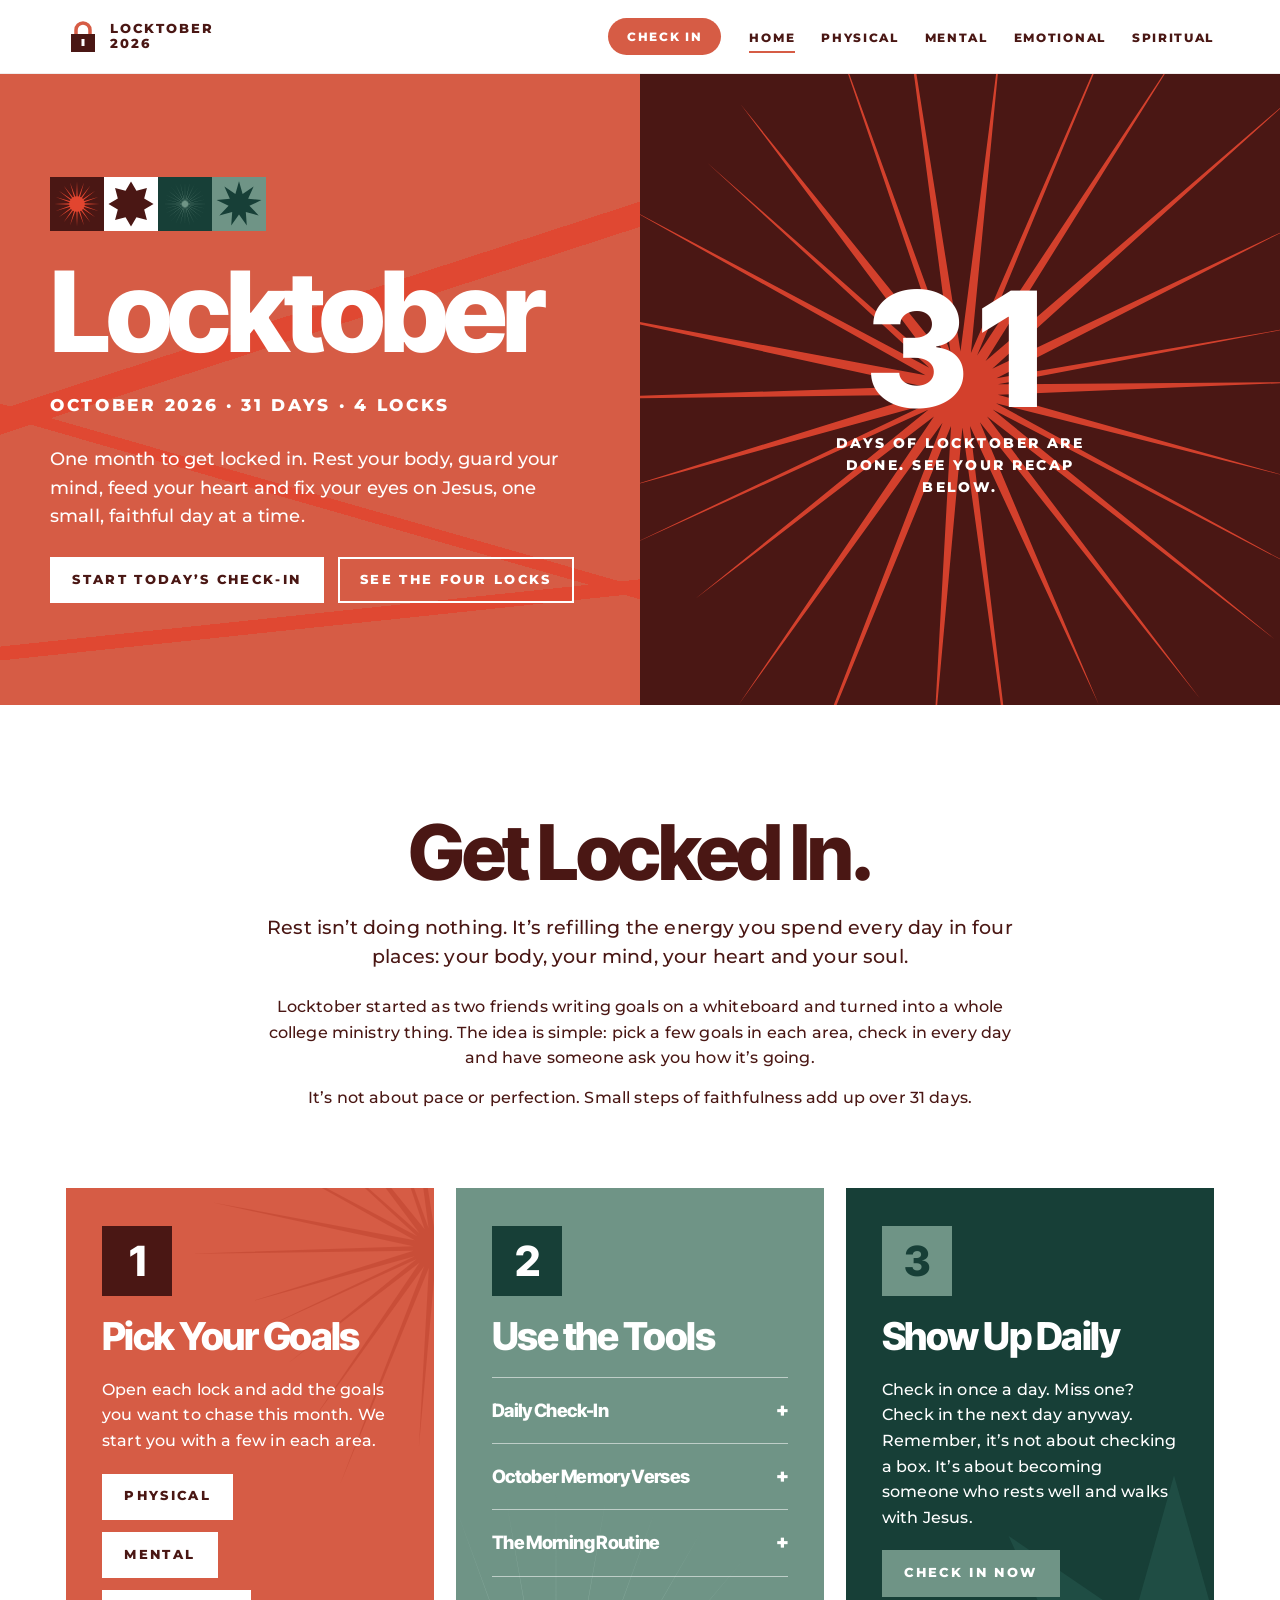
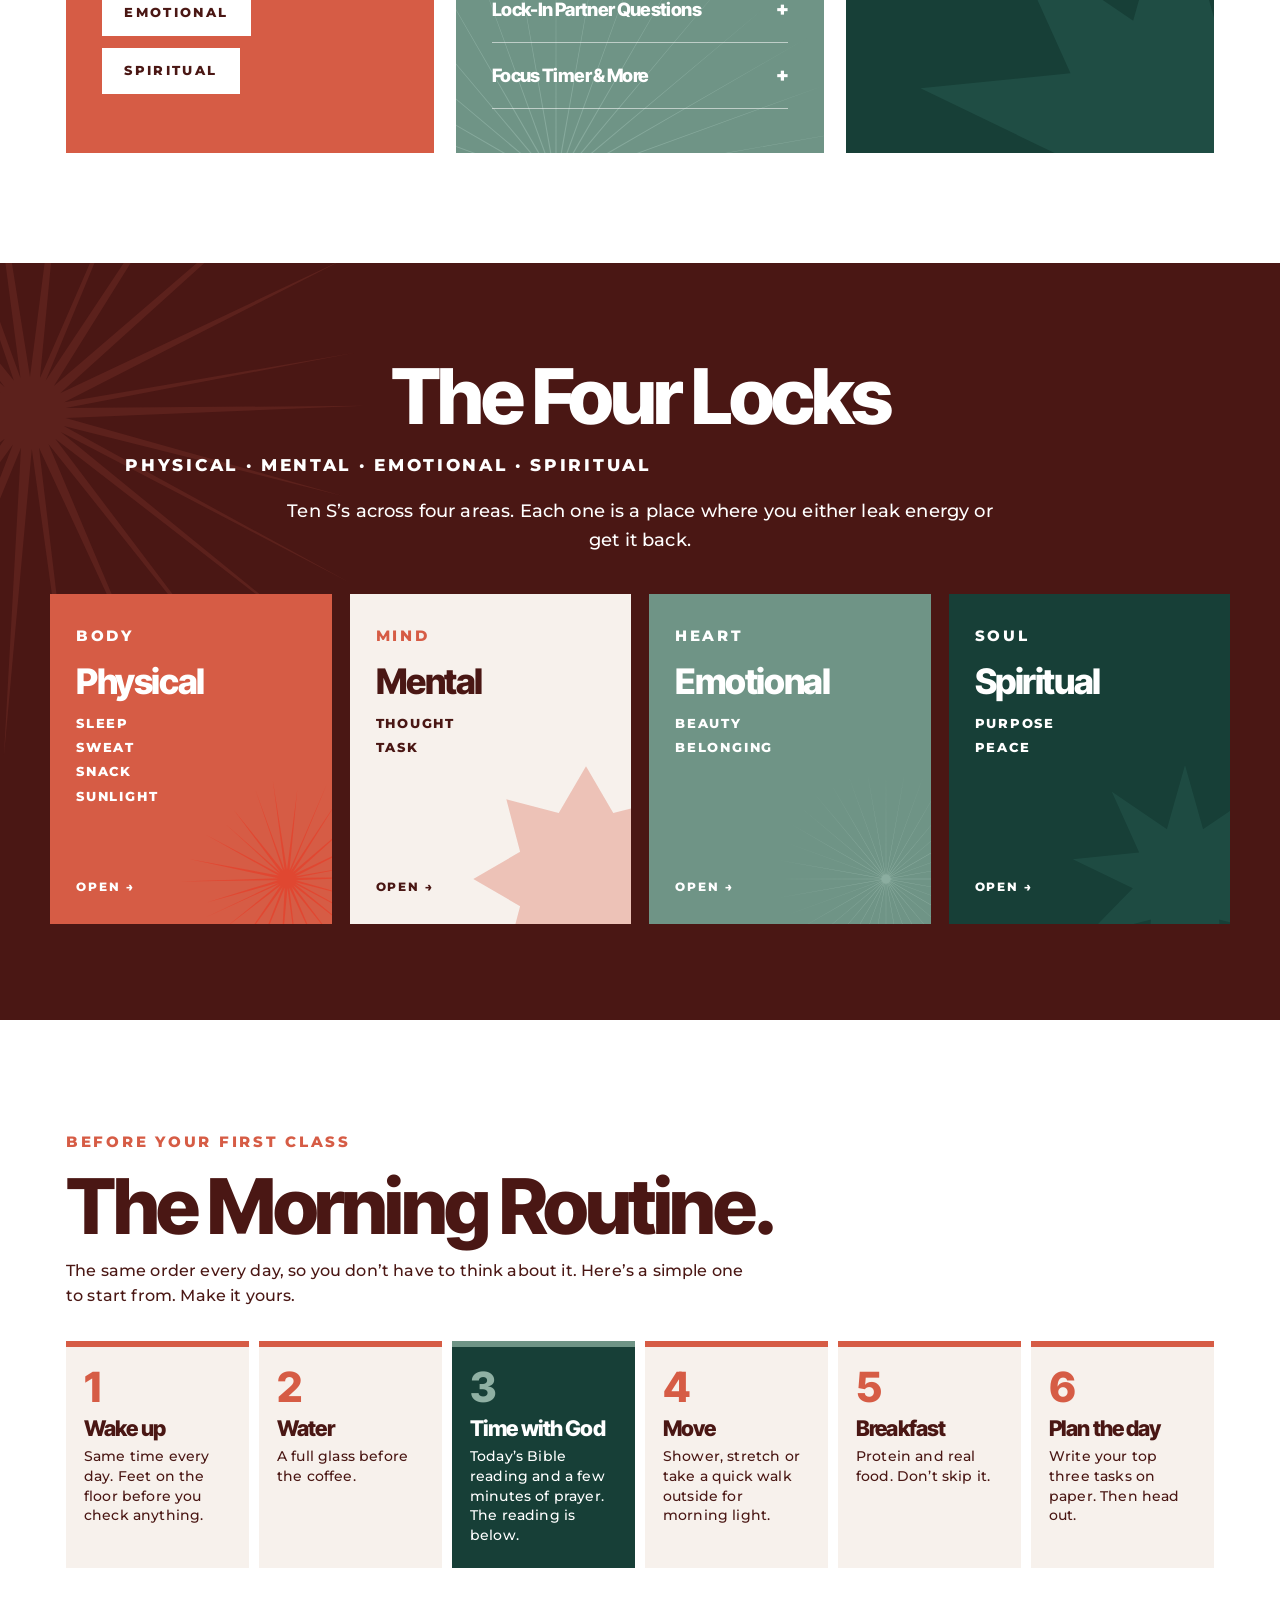
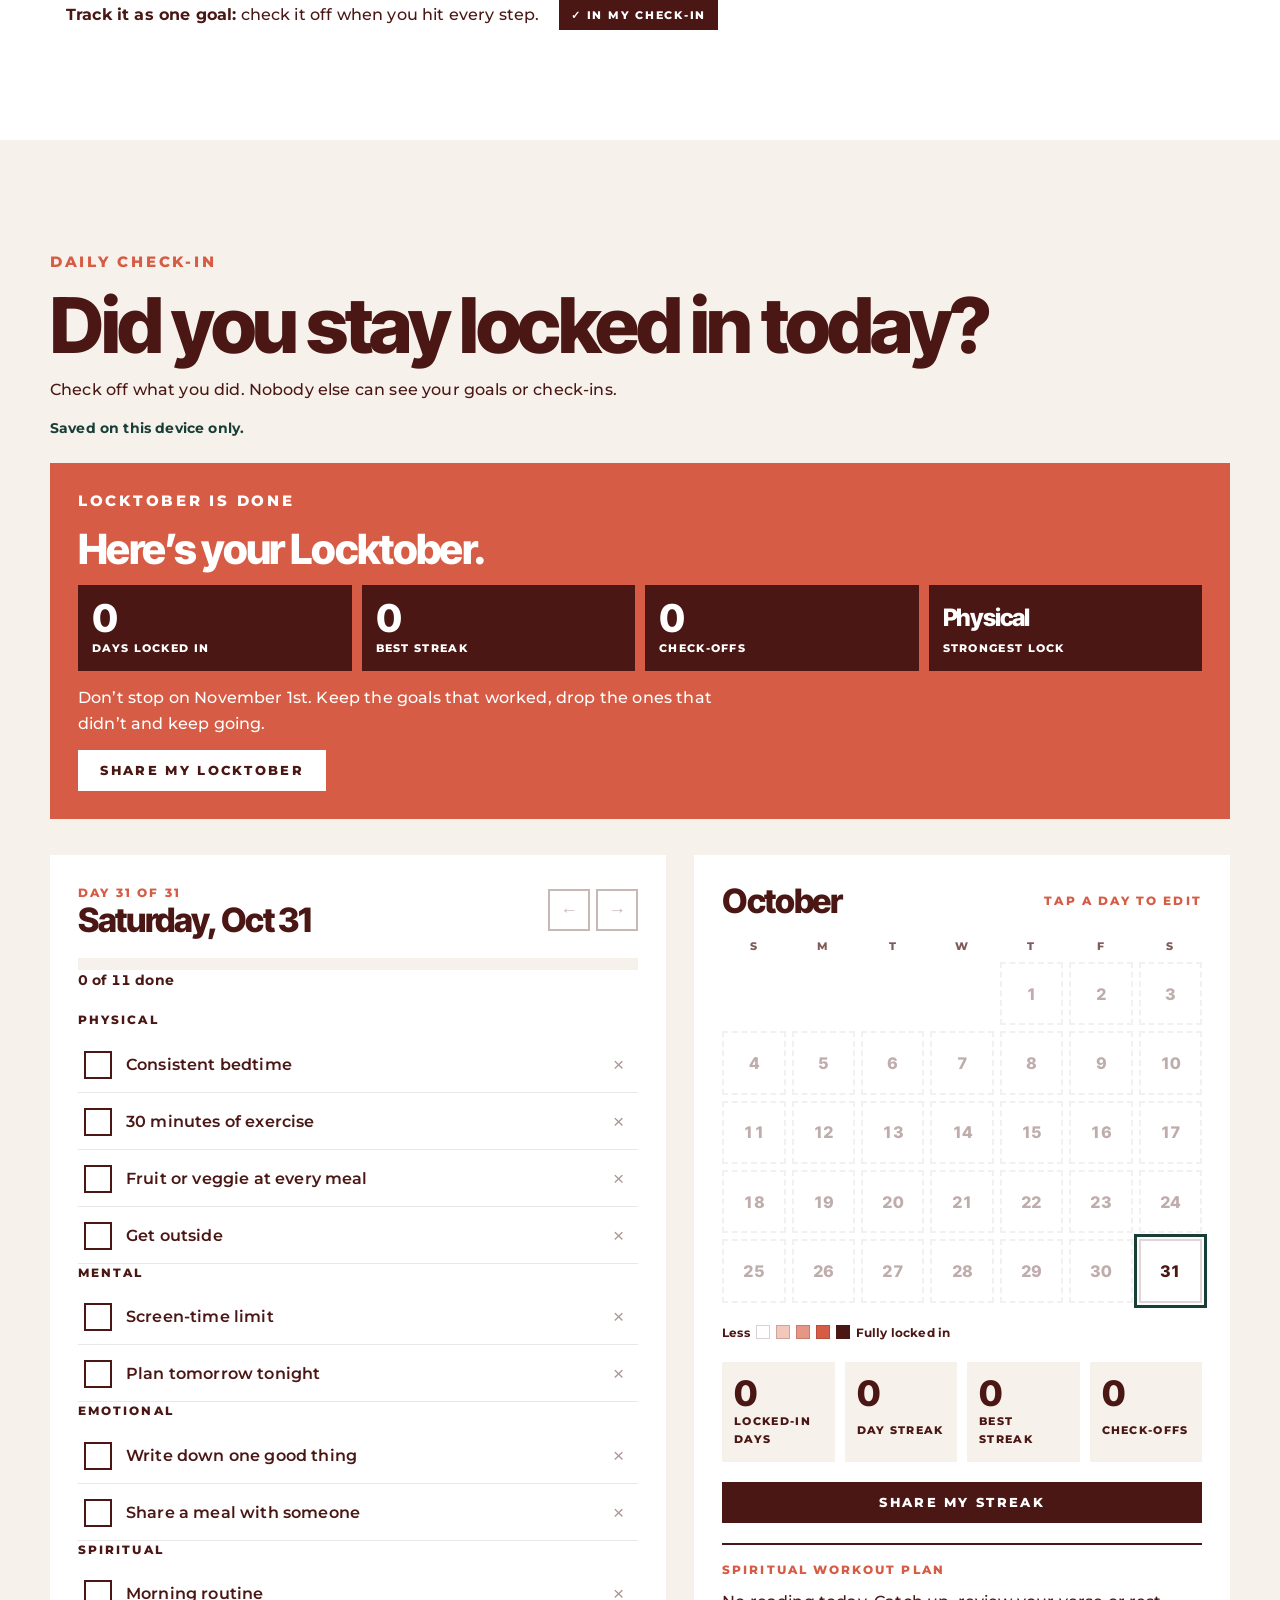
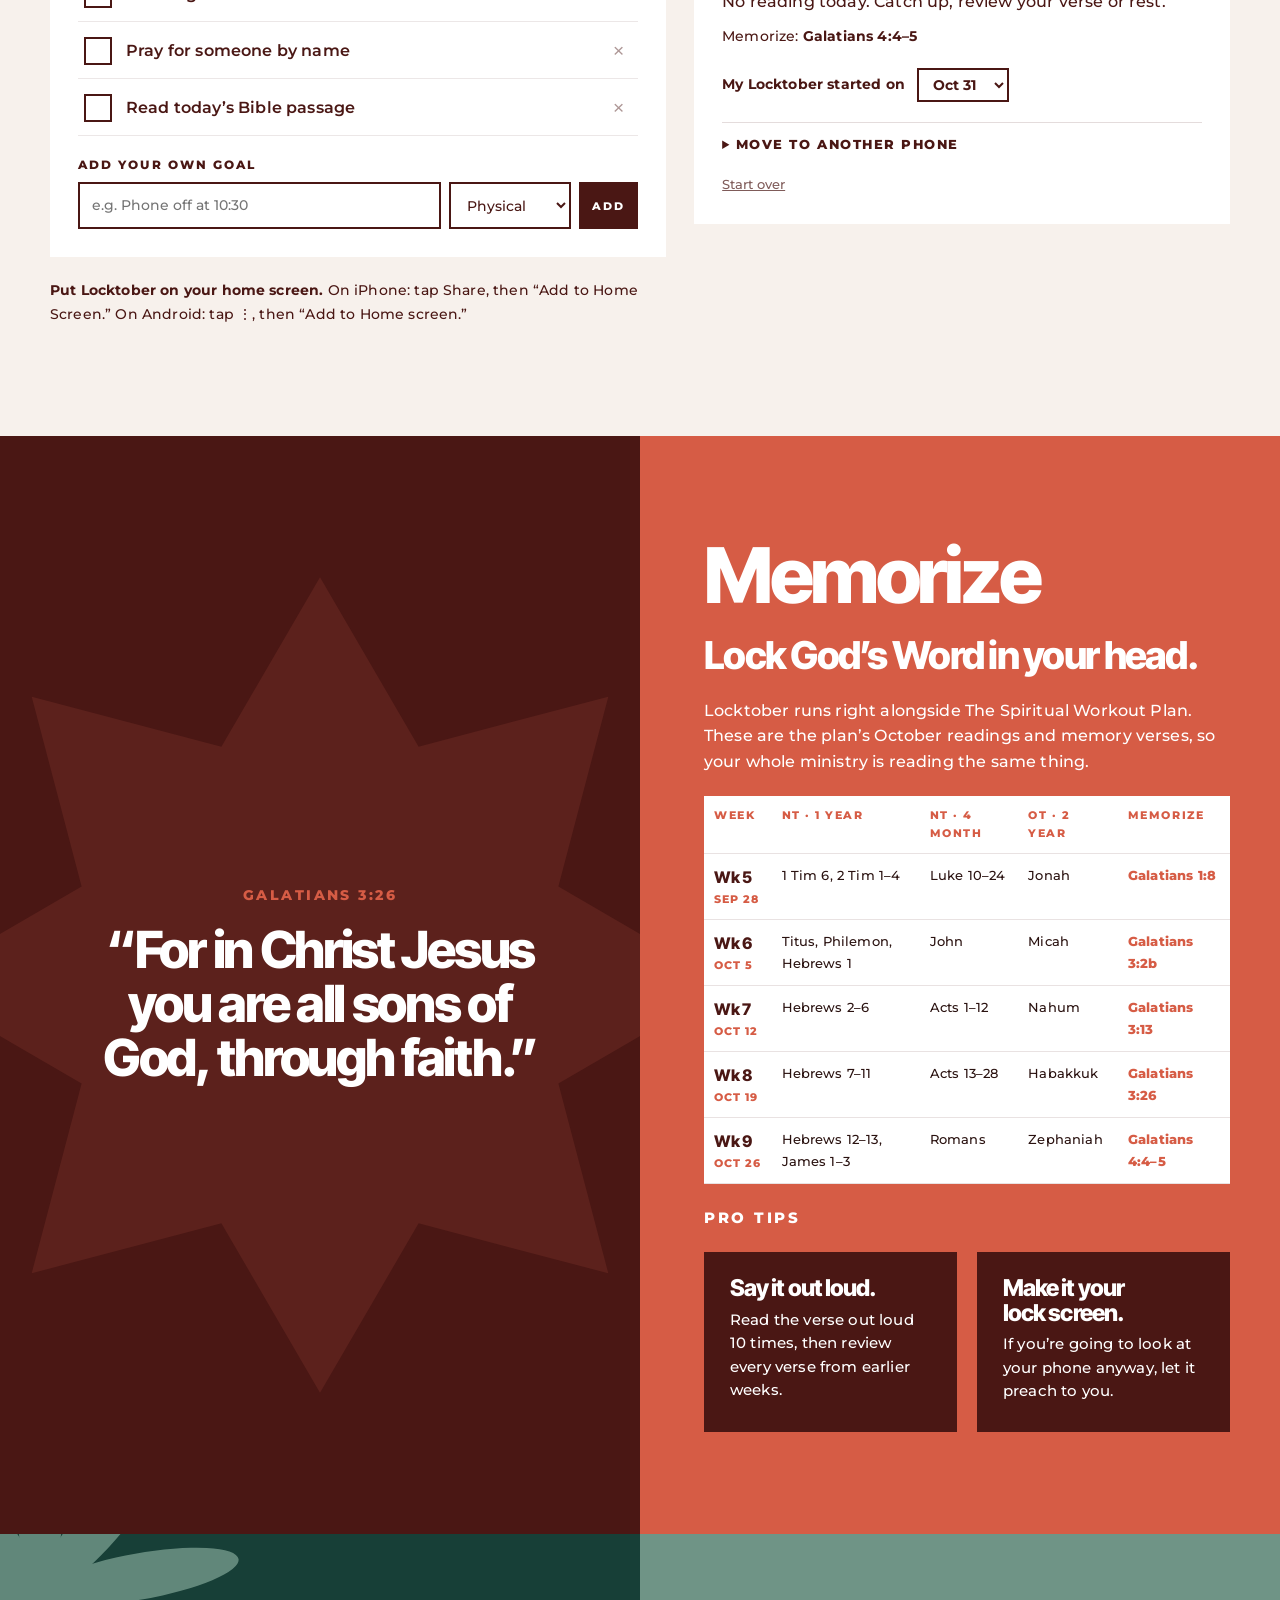
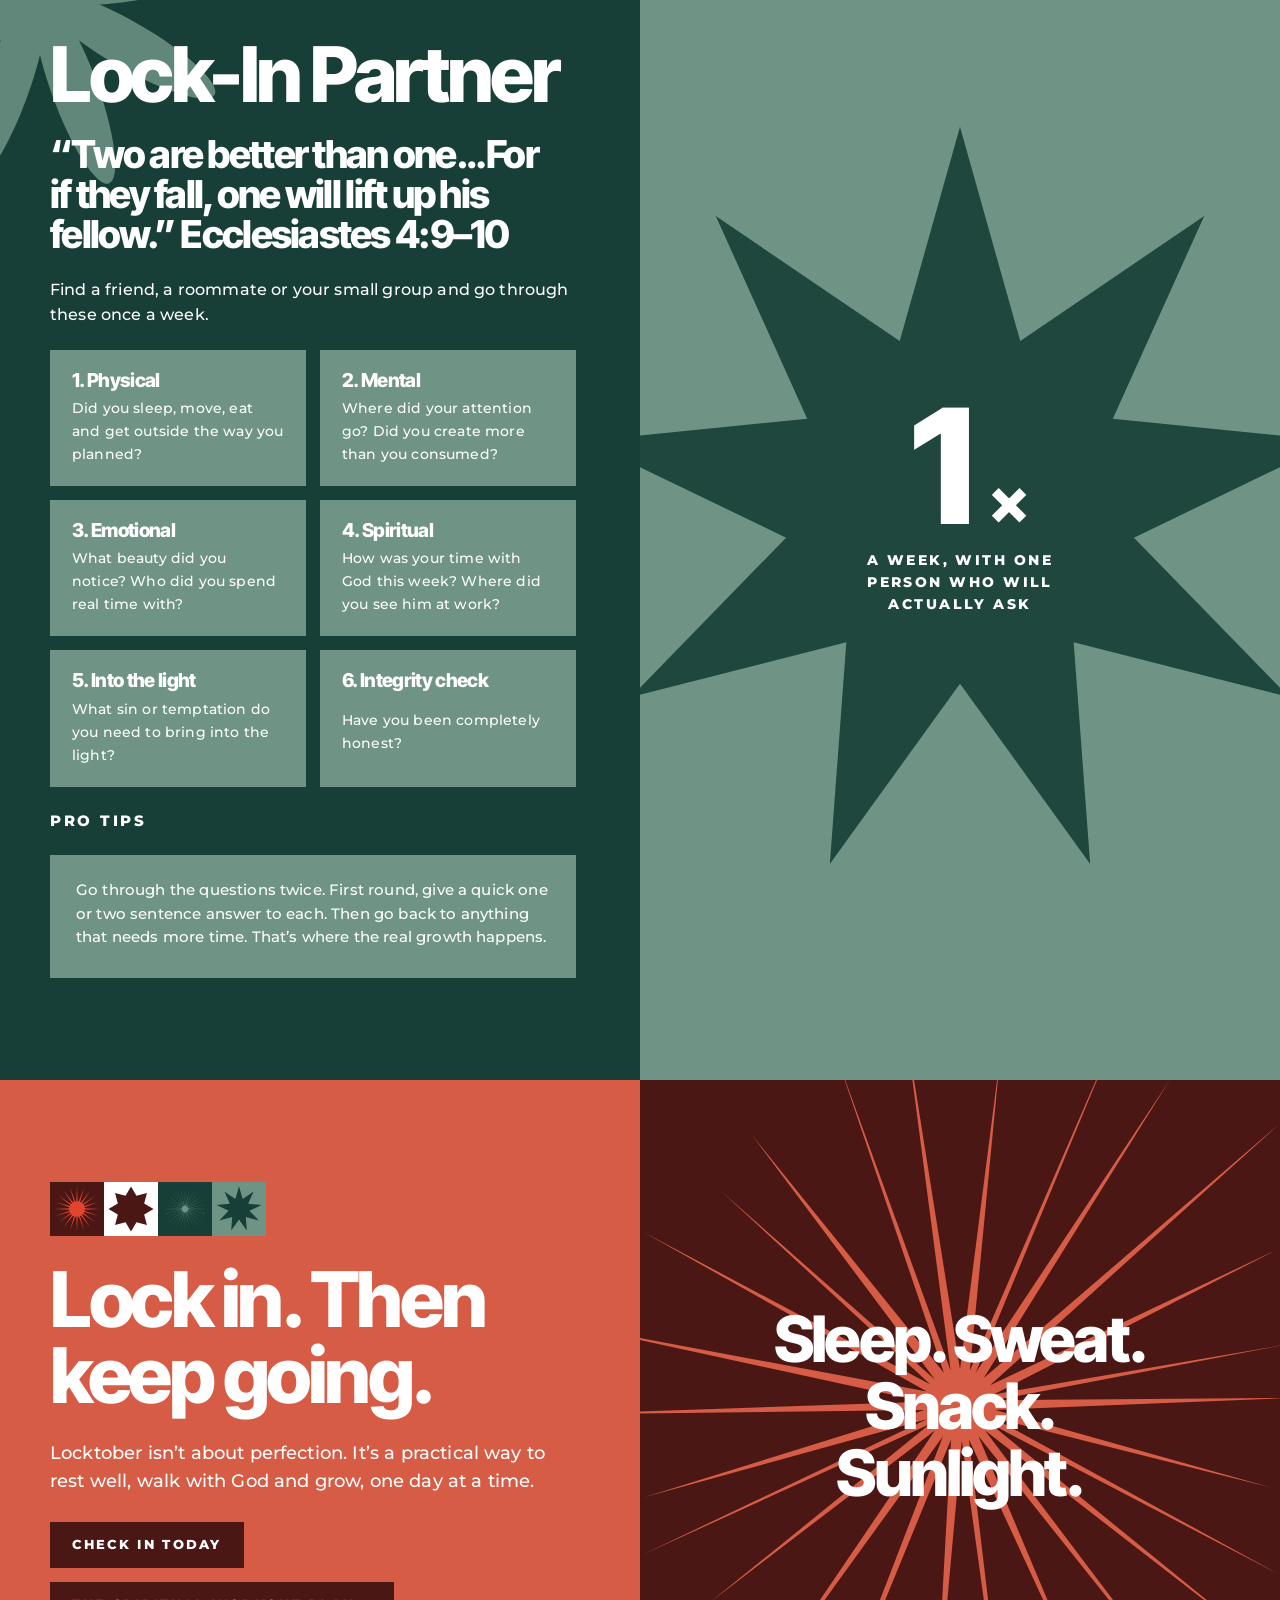
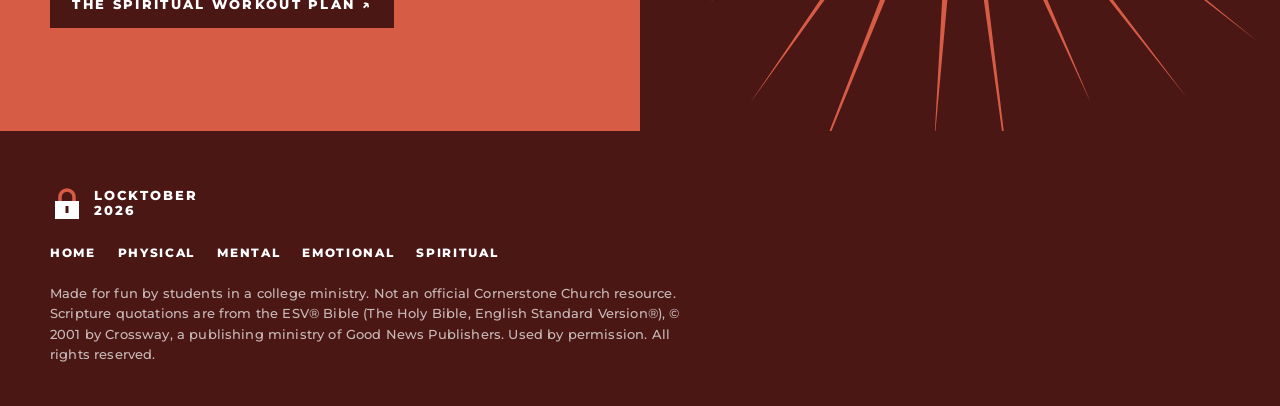
<file: index.html>
<!doctype html>
<html lang="en">
<head>
<meta charset="utf-8">
<meta name="viewport" content="width=device-width, initial-scale=1, viewport-fit=cover">
<title>Locktober</title>
<meta name="claude:viewport-fit-sides" content="cover">
<meta name="description" content="31 days to get locked in: physical, mental, emotional and spiritual. Pick your goals and check in every day.">
<meta property="og:type" content="website">
<meta property="og:site_name" content="Locktober">
<meta property="og:title" content="Locktober">
<meta property="og:description" content="31 days to get locked in: physical, mental, emotional and spiritual. Pick your goals and check in every day.">
<meta property="og:url" content="https://jack-norby.github.io/loct/">
<meta property="og:image" content="https://jack-norby.github.io/loct/og-image.png">
<meta property="og:image:width" content="1200">
<meta property="og:image:height" content="630">
<meta name="twitter:card" content="summary_large_image">
<link rel="preconnect" href="https://fonts.googleapis.com">
<link rel="preconnect" href="https://fonts.gstatic.com" crossorigin>
<link rel="stylesheet" href="https://fonts.googleapis.com/css2?family=Inter+Tight:wght@700;800&family=Montserrat:wght@500;600;700;800&display=swap">
<link rel="stylesheet" href="style.css">
<link rel="manifest" href="manifest.webmanifest">
<link rel="icon" href="icon.svg" type="image/svg+xml">
<link rel="apple-touch-icon" href="apple-touch-icon.png">
<meta name="theme-color" content="#d65c45">
<meta name="apple-mobile-web-app-title" content="Locktober">
</head>
<body>

<header class="site-header">
  <nav class="nav" aria-label="Main">
    <a class="logo" href="index.html" aria-label="Locktober home">
      <svg viewBox="0 0 34 34" aria-hidden="true"><path d="M10 15V10a7 7 0 0 1 14 0v5" fill="none" stroke="#d65c45" stroke-width="3.5"/><rect x="5" y="14" width="24" height="18" fill="#4a1714"/><rect x="15.5" y="19" width="3" height="7" fill="#ffffff"/></svg>
      <span>Locktober<br>2026</span>
    </a>
    <button class="nav-account" type="button" id="account-btn" hidden>Sign in</button>
    <a class="nav-cta" href="index.html#checkin">Check in</a>
    <button class="nav-toggle" type="button" aria-label="Menu" aria-expanded="false"><svg viewBox="0 0 28 28" aria-hidden="true"><path d="M4 8h20M4 14h20M4 20h20" stroke="currentColor" stroke-width="2.5"/></svg></button>
    <ul class="nav-links">
      <li><a href="index.html" aria-current="page">Home</a></li>
      <li><a href="physical.html">Physical</a></li>
      <li><a href="mental.html">Mental</a></li>
      <li><a href="emotional.html">Emotional</a></li>
      <li><a href="spiritual.html">Spiritual</a></li>
    </ul>
  </nav>
</header>

<main>

  <!-- HERO -->
  <section class="split hero">
    <div class="split__text t-coral">
      <div class="rays" aria-hidden="true"></div>
      <span class="badge" aria-hidden="true"><i></i><i></i><i></i><i></i></span>
      <h1>Locktober</h1>
      <p class="dots">October 2026 · 31 days · 4 locks</p>
      <p class="lead">One month to get locked in. Rest your body, guard your mind, feed your heart and fix your eyes on Jesus, one small, faithful day at a time.</p>
      <div class="btn-row">
        <a class="btn" href="#checkin">Start today’s check-in</a>
        <a class="btn btn--ghost" href="#locks">See the four locks</a>
      </div>
    </div>
    <div class="split__art t-maroon">
      <span class="shape shape--burst" style="width:150%;height:150%;--shape-color:var(--coral-ray);opacity:.9" aria-hidden="true"></span>
      <div class="stat" id="days-left">16</div>
      <p class="stat-cap" id="days-left-cap">days left to stay locked in</p>
    </div>
  </section>

  <!-- INTRO + STEPS -->
  <section class="intro">
    <h2>Get Locked In.</h2>
    <p class="lead">Rest isn’t doing nothing. It’s refilling the energy you spend every day in four places: your body, your mind, your heart and your soul.</p>
    <p>Locktober started as two friends writing goals on a whiteboard and turned into a whole college ministry thing. The idea is simple: pick a few goals in each area, check in every day and have someone ask you how it’s going.</p>
    <p>It’s not about pace or perfection. Small steps of faithfulness add up over 31 days.</p>
  </section>

  <section class="steps" aria-label="How it works">
    <article class="step t-coral">
      <span class="shape shape--burst" style="width:520px;height:520px;right:-260px;top:-200px;--shape-color:#c94e38" aria-hidden="true"></span>
      <div class="num">1</div>
      <h3>Pick Your Goals</h3>
      <p>Open each lock and add the goals you want to chase this month. We start you with a few in each area.</p>
      <div class="btn-row" style="flex-direction:column;align-items:flex-start;gap:12px">
        <a class="btn" href="physical.html">Physical</a>
        <a class="btn" href="mental.html">Mental</a>
        <a class="btn" href="emotional.html">Emotional</a>
        <a class="btn" href="spiritual.html">Spiritual</a>
      </div>
    </article>
    <article class="step t-sage">
      <span class="shape shape--fine" style="width:600px;height:600px;left:-200px;bottom:-330px;--shape-color:#86a99c" aria-hidden="true"></span>
      <div class="num">2</div>
      <h3>Use the Tools</h3>
      <div class="acc">
        <a href="#checkin">Daily Check-In</a>
        <a href="#memory">October Memory Verses</a>
        <a href="#morning">The Morning Routine</a>
        <a href="#accountability">Lock-In Partner Questions</a>
        <details>
          <summary>Focus Timer &amp; More</summary>
          <p>The lock pages have a few tools: a focus timer, today’s sunrise and sunset, beauty prompts and a breath prayer.</p>
        </details>
      </div>
    </article>
    <article class="step t-teal">
      <span class="shape shape--spiky" style="width:520px;height:520px;right:-220px;bottom:-240px;--shape-color:var(--teal-2)" aria-hidden="true"></span>
      <div class="num">3</div>
      <h3>Show Up Daily</h3>
      <p>Check in once a day. Miss one? Check in the next day anyway. Remember, it’s not about checking a box. It’s about becoming someone who rests well and walks with Jesus.</p>
      <div><a class="btn" style="background:var(--sage);color:var(--white)" href="#checkin">Check in now</a></div>
    </article>
  </section>

  <!-- THE FOUR LOCKS -->
  <section class="band t-maroon" id="locks">
    <span class="shape shape--burst" style="width:900px;height:900px;left:-420px;top:-300px;--shape-color:var(--maroon-2)" aria-hidden="true"></span>
    <h2>The Four Locks</h2>
    <p class="dots">Physical · Mental · Emotional · Spiritual</p>
    <p class="lead">Ten S’s across four areas. Each one is a place where you either leak energy or get it back.</p>
    <div class="locks">
      <a class="lock-card t-coral" href="physical.html">
        <span class="shape shape--burst" style="--shape-color:var(--coral-ray)" aria-hidden="true"></span>
        <p class="label">Body</p>
        <h3>Physical</h3>
        <ul><li>Sleep</li><li>Sweat</li><li>Snack</li><li>Sunlight</li></ul>
        <span class="go">Open →</span>
      </a>
      <a class="lock-card t-cream" href="mental.html">
        <span class="shape shape--star8" aria-hidden="true"></span>
        <p class="label">Mind</p>
        <h3>Mental</h3>
        <ul><li>Thought</li><li>Task</li></ul>
        <span class="go">Open →</span>
      </a>
      <a class="lock-card t-sage" href="emotional.html">
        <span class="shape shape--fine" style="--shape-color:var(--sage-2)" aria-hidden="true"></span>
        <p class="label" style="color:var(--white)">Heart</p>
        <h3>Emotional</h3>
        <ul><li>Beauty</li><li>Belonging</li></ul>
        <span class="go">Open →</span>
      </a>
      <a class="lock-card t-teal" href="spiritual.html">
        <span class="shape shape--spiky" style="--shape-color:var(--teal-2)" aria-hidden="true"></span>
        <p class="label">Soul</p>
        <h3>Spiritual</h3>
        <ul><li>Purpose</li><li>Peace</li></ul>
        <span class="go">Open →</span>
      </a>
    </div>
  </section>

  <!-- MORNING ROUTINE -->
  <section class="routine" id="morning">
    <div class="routine__head">
      <p class="label" style="color:var(--coral)">Before your first class</p>
      <h2>The Morning Routine.</h2>
      <p>The same order every day, so you don’t have to think about it. Here’s a simple one to start from. Make it yours.</p>
    </div>
    <ol class="routine__steps">
      <li><b>Wake up</b><span>Same time every day. Feet on the floor before you check anything.</span></li>
      <li><b>Water</b><span>A full glass before the coffee.</span></li>
      <li><b>Time with God</b><span>Today’s Bible reading and a few minutes of prayer. The reading is below.</span></li>
      <li><b>Move</b><span>Shower, stretch or take a quick walk outside for morning light.</span></li>
      <li><b>Breakfast</b><span>Protein and real food. Don’t skip it.</span></li>
      <li><b>Plan the day</b><span>Write your top three tasks on paper. Then head out.</span></li>
    </ol>
    <div class="routine__foot">
      <p><b>Track it as one goal:</b> check it off when you hit every step.</p>
      <button class="add" type="button" data-goal="morning-routine" data-pillar="spiritual" data-label="Morning routine" style="--t-card-head:var(--maroon)">+ Add to my check-in</button>
    </div>
  </section>

  <!-- DAILY CHECK-IN -->
  <section class="checkin" id="checkin">
    <div class="checkin__head">
      <p class="label" style="color:var(--coral)">Daily check-in</p>
      <h2>Did you stay locked in today?</h2>
      <p>Check off what you did. Nobody else can see your goals or check-ins.</p>
      <p class="sync-note" id="sync-note">Saved on this device only.</p>
      <div class="recap" id="recap" hidden>
        <p class="label">Locktober is done</p>
        <h3>Here’s your Locktober.</h3>
        <div class="recap__stats">
          <div><b id="recap-locked">0</b><span>Days locked in</span></div>
          <div><b id="recap-best">0</b><span>Best streak</span></div>
          <div><b id="recap-checks">0</b><span>Check-offs</span></div>
          <div><b id="recap-lock" class="recap__lock">–</b><span>Strongest lock</span></div>
        </div>
        <p>Don’t stop on November 1st. Keep the goals that worked, drop the ones that didn’t and keep going.</p>
        <div class="btn-row"><button class="btn" type="button" data-share>Share my Locktober</button></div>
      </div>
    </div>
    <div class="checkin__inner" id="tracker">
      <div class="panel">
        <div class="welcome" id="welcome" hidden>
          <p class="label">Welcome to Locktober</p>
          <p>Your Locktober starts on <b id="welcome-day">Day 1</b>. Days before you joined don’t count against you. We gave you a starter set of goals: tap <b>×</b> to drop any, add your own below, or grab more from the lock pages.</p>
          <button class="btn btn--dark btn--sm" type="button" id="welcome-ok">Got it, let’s go</button>
        </div>
        <div class="daybar">
          <div>
            <p class="label" id="day-label">Day 16 of 31</p>
            <h3 id="day-title">Friday, Oct 16</h3>
          </div>
          <div class="daynav">
            <button type="button" id="prev-day" aria-label="Previous day">←</button>
            <button type="button" id="next-day" aria-label="Next day">→</button>
          </div>
        </div>
        <div>
          <div class="progress"><span id="progress-bar" style="width:0%"></span></div>
          <p class="progress-text" id="progress-text">0 of 10 done</p>
        </div>
        <div id="goal-list"></div>
        <form class="addform" id="add-form">
          <label class="label" for="new-goal" style="width:100%;font-size:.72rem">Add your own goal</label>
          <input id="new-goal" type="text" maxlength="80" placeholder="e.g. Phone off at 10:30">
          <select id="new-pillar" aria-label="Which lock">
            <option value="physical">Physical</option>
            <option value="mental">Mental</option>
            <option value="emotional">Emotional</option>
            <option value="spiritual">Spiritual</option>
          </select>
          <button class="btn btn--dark btn--sm" type="submit">Add</button>
        </form>
      </div>
      <div class="panel">
        <div class="daybar">
          <h3>October</h3>
          <p class="label">Tap a day to edit</p>
        </div>
        <div class="cal" id="calendar"></div>
        <div class="legend" aria-hidden="true">
          <span>Less</span>
          <i style="background:#fff"></i><i style="background:#f2c8bd"></i><i style="background:#e69684"></i><i style="background:var(--coral)"></i><i style="background:var(--maroon)"></i>
          <span>Fully locked in</span>
        </div>
        <div class="stats">
          <div><b id="stat-locked">0</b><span>Locked-in days</span></div>
          <div><b id="stat-streak">0</b><span>Day streak</span></div>
          <div><b id="stat-best">0</b><span>Best streak</span></div>
          <div><b id="stat-checks">0</b><span>Check-offs</span></div>
        </div>
        <button class="btn btn--dark share-btn" type="button" data-share>Share my streak</button>
        <div class="today-reading" id="today-reading"></div>
        <div class="start-row">
          <label for="start-day">My Locktober started on</label>
          <select id="start-day"></select>
        </div>
        <details class="backup">
          <summary>Move to another phone</summary>
          <p>Copy your backup code here, then paste it into Locktober on the other phone and tap Restore.</p>
          <textarea id="backup-code" rows="3" placeholder="Backup code"></textarea>
          <div class="btn-row">
            <button class="btn btn--dark btn--sm" type="button" id="backup-copy">Copy my code</button>
            <button class="btn btn--ghost btn--sm" type="button" id="backup-restore">Restore</button>
          </div>
          <p class="backup__msg" id="backup-msg" role="status"></p>
        </details>
        <button class="reset" type="button" id="reset">Start over</button>
      </div>
    </div>
    <div class="install">
      <p><b>Put Locktober on your home screen.</b> On iPhone: tap Share, then “Add to Home Screen.” On Android: tap ⋮, then “Add to Home screen.”</p>
      <button class="btn btn--dark btn--sm" type="button" id="install-btn" hidden>Install app</button>
    </div>
  </section>

  <!-- MEMORIZE -->
  <section class="split split--flip" id="memory">
    <div class="split__text t-coral">
      <h2>Memorize</h2>
      <p class="sub">Lock God’s Word in your head.</p>
      <p>Locktober runs right alongside The Spiritual Workout Plan. These are the plan’s October readings and memory verses, so your whole ministry is reading the same thing.</p>
      <div class="table-wrap">
        <table class="reading">
          <thead><tr><th scope="col">Week</th><th scope="col">NT · 1 year</th><th scope="col">NT · 4 month</th><th scope="col">OT · 2 year</th><th scope="col">Memorize</th></tr></thead>
          <tbody>
            <tr data-week="2026-09-28"><td>Wk 5<small>Sep 28</small></td><td>1 Tim 6, 2 Tim 1–4</td><td>Luke 10–24</td><td>Jonah</td><td class="mem"><a href="https://www.biblegateway.com/passage/?search=Galatians%201%3A8&amp;version=ESV" target="_blank" rel="noopener">Galatians 1:8</a></td></tr>
            <tr data-week="2026-10-05"><td>Wk 6<small>Oct 5</small></td><td>Titus, Philemon, Hebrews 1</td><td>John</td><td>Micah</td><td class="mem"><a href="https://www.biblegateway.com/passage/?search=Galatians%203%3A2&amp;version=ESV" target="_blank" rel="noopener">Galatians 3:2b</a></td></tr>
            <tr data-week="2026-10-12"><td>Wk 7<small>Oct 12</small></td><td>Hebrews 2–6</td><td>Acts 1–12</td><td>Nahum</td><td class="mem"><a href="https://www.biblegateway.com/passage/?search=Galatians%203%3A13&amp;version=ESV" target="_blank" rel="noopener">Galatians 3:13</a></td></tr>
            <tr data-week="2026-10-19"><td>Wk 8<small>Oct 19</small></td><td>Hebrews 7–11</td><td>Acts 13–28</td><td>Habakkuk</td><td class="mem"><a href="https://www.biblegateway.com/passage/?search=Galatians%203%3A26&amp;version=ESV" target="_blank" rel="noopener">Galatians 3:26</a></td></tr>
            <tr data-week="2026-10-26"><td>Wk 9<small>Oct 26</small></td><td>Hebrews 12–13, James 1–3</td><td>Romans</td><td>Zephaniah</td><td class="mem"><a href="https://www.biblegateway.com/passage/?search=Galatians%204%3A4-5&amp;version=ESV" target="_blank" rel="noopener">Galatians 4:4–5</a></td></tr>
          </tbody>
        </table>
      </div>
      <p class="label">Pro tips</p>
      <div class="tips">
        <div class="tip"><h3>Say it out loud.</h3><p>Read the verse out loud 10 times, then review every verse from earlier weeks.</p></div>
        <div class="tip"><h3>Make it your lock screen.</h3><p>If you’re going to look at your phone anyway, let it preach to you.</p></div>
      </div>
    </div>
    <div class="split__art t-maroon">
      <span class="shape shape--star8" style="width:130%;height:130%;--shape-color:var(--maroon-2)" aria-hidden="true"></span>
      <p class="stat-cap" style="color:var(--coral)">Galatians 3:26</p>
      <p class="sub" style="color:var(--white);max-width:14ch;font-size:clamp(2rem,4vw,3.2rem)">“For in Christ Jesus you are all sons of God, through faith.”</p>
    </div>
  </section>

  <!-- ACCOUNTABILITY -->
  <section class="split" id="accountability">
    <div class="split__text t-teal">
      <span class="shape shape--petals" style="width:420px;height:420px;left:-170px;top:-150px;--shape-color:var(--sage);opacity:.85" aria-hidden="true"></span>
      <h2>Lock-In Partner</h2>
      <p class="sub">“Two are better than one… For if they fall, one will lift up his fellow.” Ecclesiastes 4:9–10</p>
      <p>Find a friend, a roommate or your small group and go through these once a week.</p>
      <ol class="qs">
        <li><b>Physical</b><span>Did you sleep, move, eat and get outside the way you planned?</span></li>
        <li><b>Mental</b><span>Where did your attention go? Did you create more than you consumed?</span></li>
        <li><b>Emotional</b><span>What beauty did you notice? Who did you spend real time with?</span></li>
        <li><b>Spiritual</b><span>How was your time with God this week? Where did you see him at work?</span></li>
        <li><b>Into the light</b><span>What sin or temptation do you need to bring into the light?</span></li>
        <li><b>Integrity check</b><span>Have you been completely honest?</span></li>
      </ol>
      <p class="label">Pro tips</p>
      <div class="tips">
        <div class="tip tip--wide"><p>Go through the questions twice. First round, give a quick one or two sentence answer to each. Then go back to anything that needs more time. That’s where the real growth happens.</p></div>
      </div>
    </div>
    <div class="split__art t-sage">
      <span class="shape shape--spiky" style="width:120%;height:120%;--shape-color:var(--teal);opacity:.9" aria-hidden="true"></span>
      <div class="stat" style="color:var(--white)">1<small>×</small></div>
      <p class="stat-cap">a week, with one person who will actually ask</p>
    </div>
  </section>

  <!-- CLOSER -->
  <section class="split hero">
    <div class="split__text t-coral">
      <span class="badge" aria-hidden="true"><i></i><i></i><i></i><i></i></span>
      <h2>Lock in. Then keep going.</h2>
      <p class="lead">Locktober isn’t about perfection. It’s a practical way to rest well, walk with God and grow, one day at a time.</p>
      <div class="btn-row">
        <a class="btn btn--dark" href="#checkin">Check in today</a>
        <a class="btn btn--dark" href="https://cornerstonelife.com/workout/" target="_blank" rel="noopener">The Spiritual Workout Plan ↗</a>
      </div>
    </div>
    <div class="split__art t-maroon">
      <span class="shape shape--burst" style="width:140%;height:140%;--shape-color:var(--coral)" aria-hidden="true"></span>
      <p class="sub" style="color:var(--white);font-size:clamp(2.2rem,5vw,4rem);max-width:10ch">Sleep. Sweat. Snack. Sunlight.</p>
    </div>
  </section>

  <dialog class="share-dialog" id="share-dialog" aria-label="Share your Locktober">
    <img id="share-img" alt="Your Locktober stats as a story image">
    <div class="btn-row">
      <button class="btn btn--dark" type="button" id="share-send" hidden>Share</button>
      <a class="btn btn--dark" id="share-save" href="#" download="my-locktober.png">Save image</a>
      <button class="btn btn--ghost" type="button" id="share-close">Close</button>
    </div>
    <p>Post it to your story and tag a friend to lock in with you.</p>
  </dialog>

</main>

<footer class="site-footer">
  <div class="inner">
    <a class="logo" href="index.html" aria-label="Locktober home">
      <svg viewBox="0 0 34 34" aria-hidden="true"><path d="M10 15V10a7 7 0 0 1 14 0v5" fill="none" stroke="#d65c45" stroke-width="3.5"/><rect x="5" y="14" width="24" height="18" fill="#ffffff"/><rect x="15.5" y="19" width="3" height="7" fill="#4a1714"/></svg>
      <span>Locktober<br>2026</span>
    </a>
    <nav aria-label="Footer">
      <a href="index.html">Home</a><a href="physical.html">Physical</a><a href="mental.html">Mental</a><a href="emotional.html">Emotional</a><a href="spiritual.html">Spiritual</a>
    </nav>
    <small>Made for fun by students in a college ministry. Not an official Cornerstone Church resource. Scripture quotations are from the ESV® Bible (The Holy Bible, English Standard Version®), © 2001 by Crossway, a publishing ministry of Good News Publishers. Used by permission. All rights reserved.</small>
  </div>
</footer>

<script src="app.js"></script>
<script src="firebase-config.js"></script>
<script src="account.js"></script>
</body>
</html>
</file>
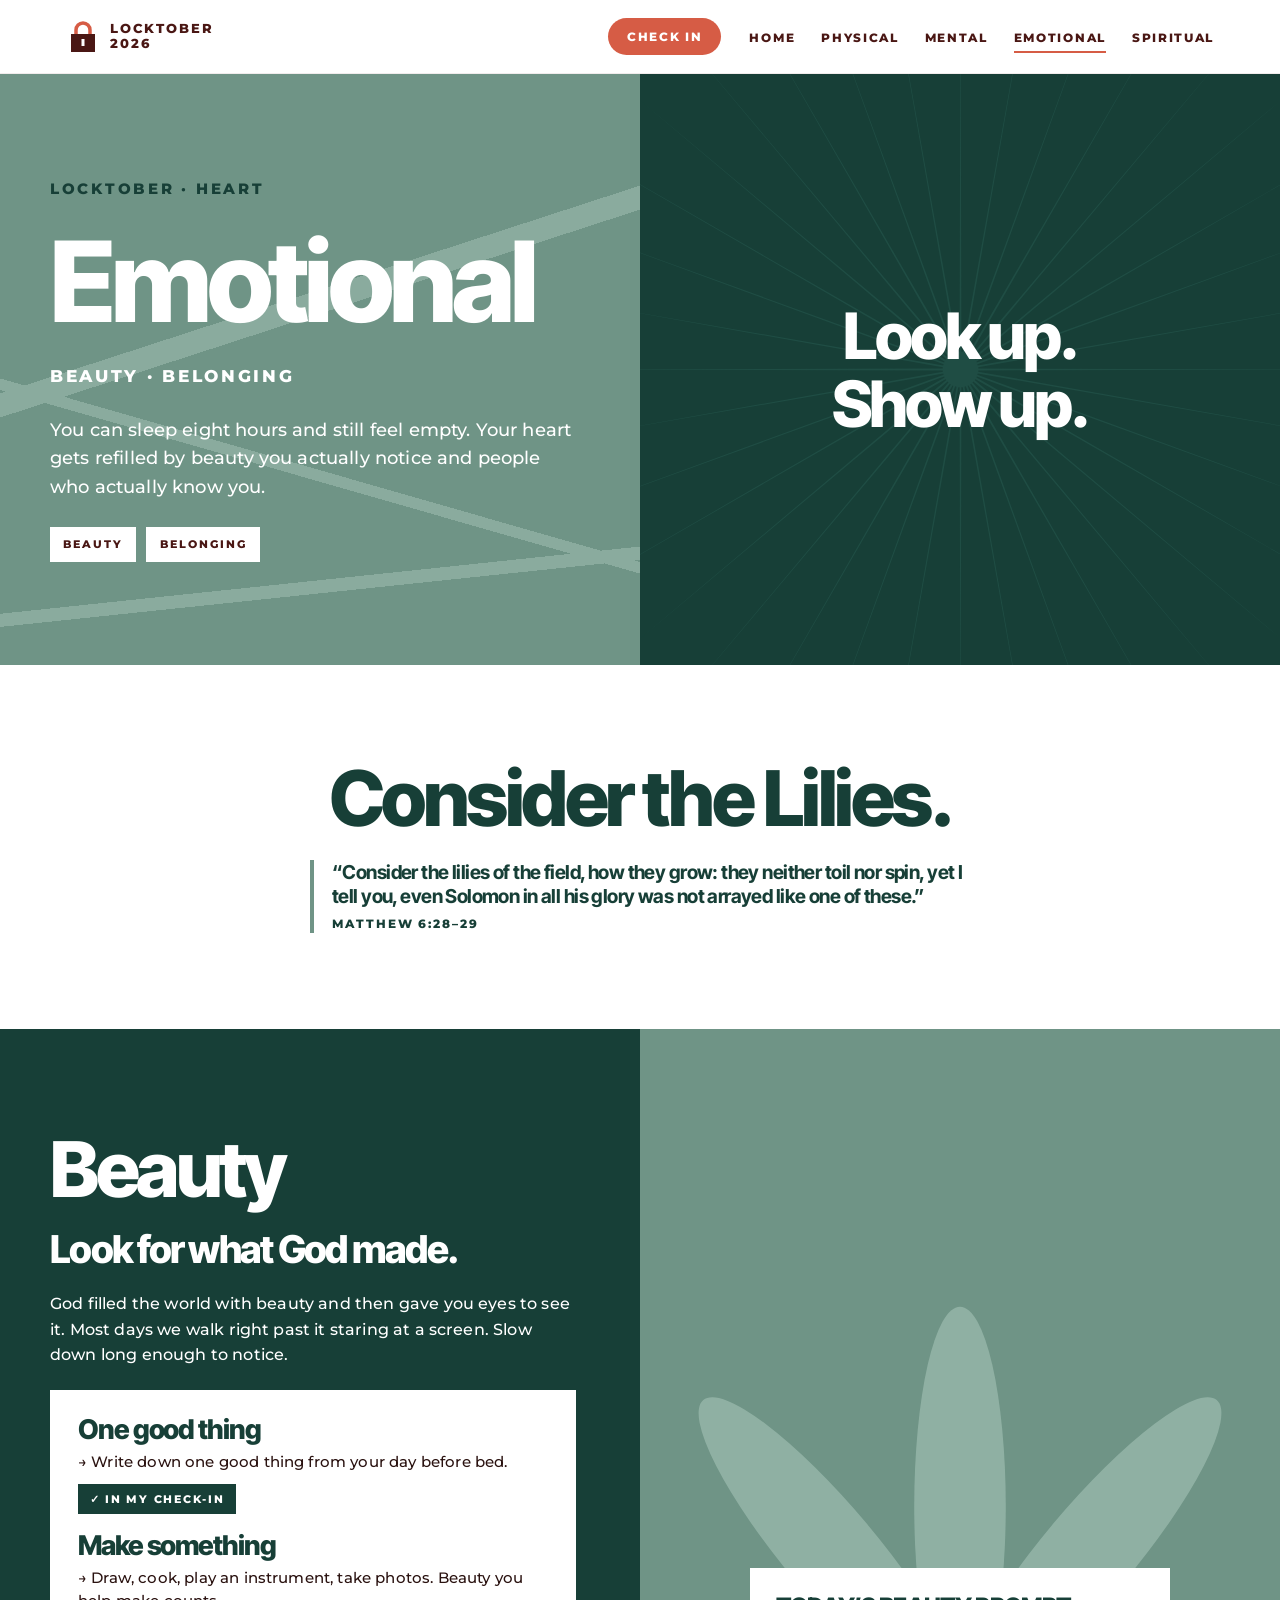
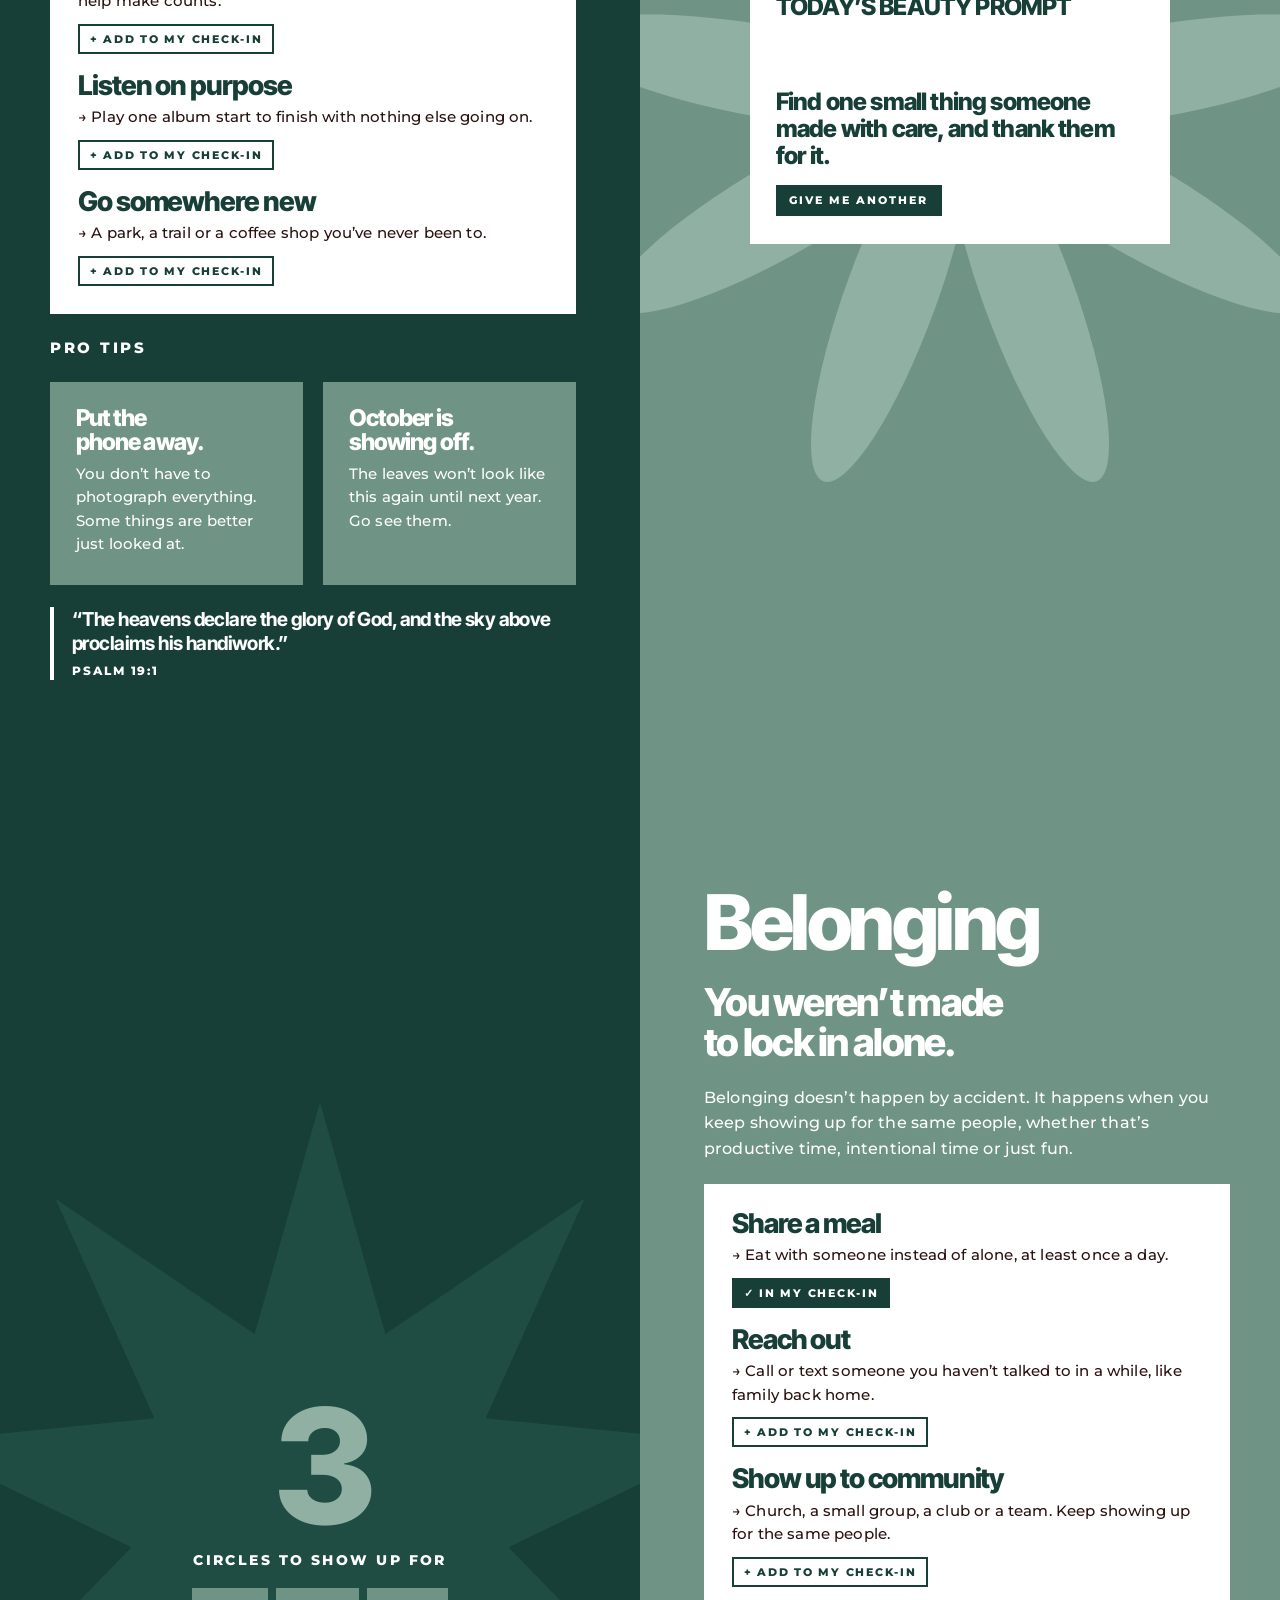
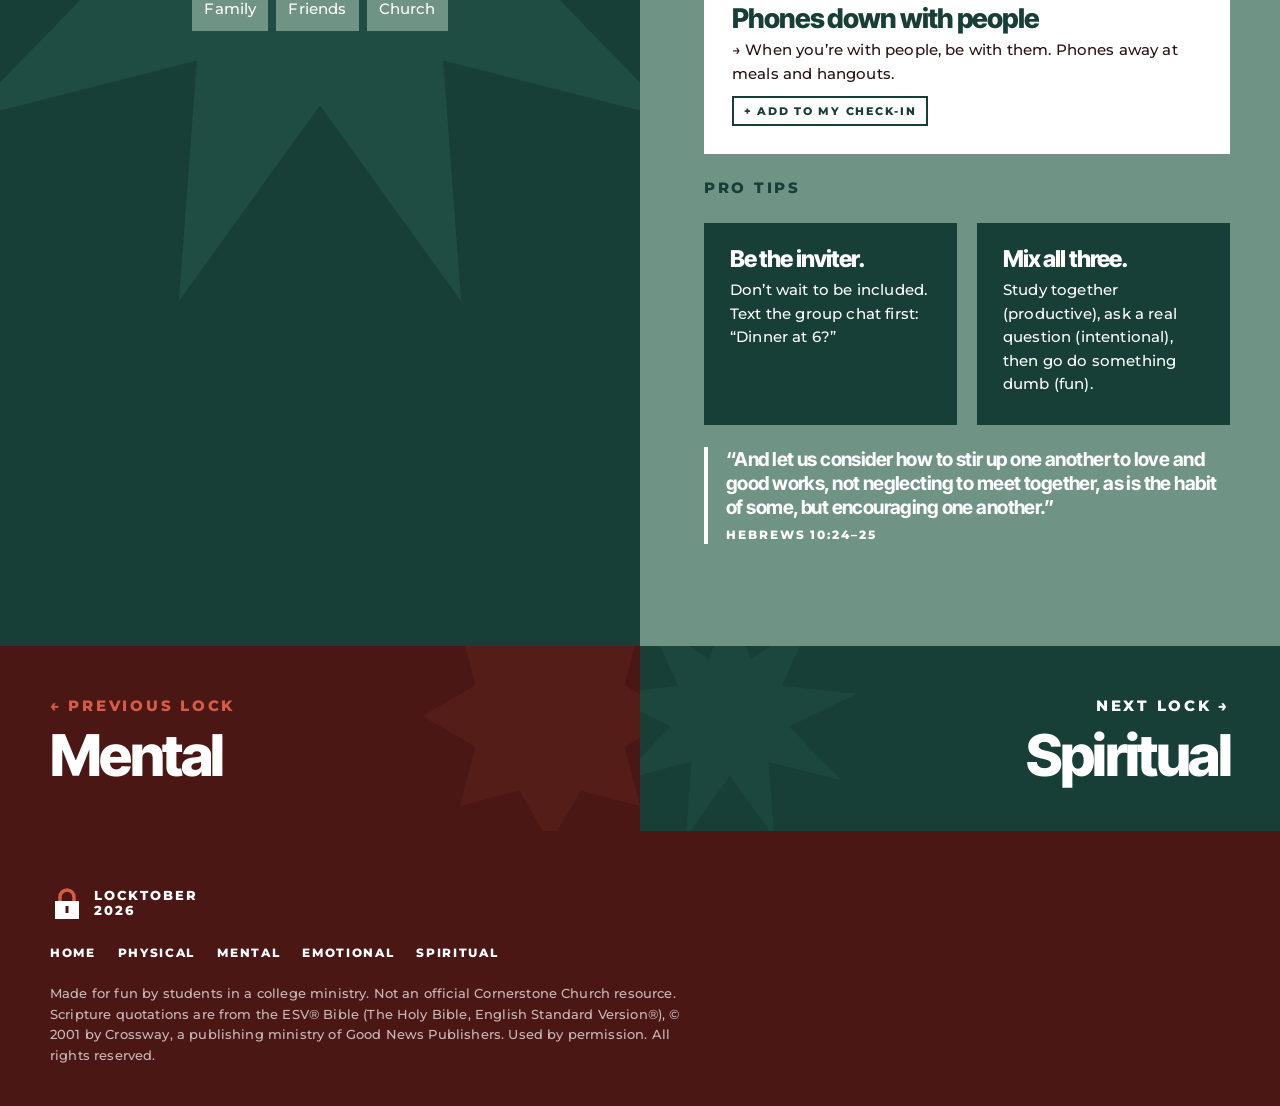
<file: emotional.html>
<!doctype html>
<html lang="en">
<head>
<meta charset="utf-8">
<meta name="viewport" content="width=device-width, initial-scale=1, viewport-fit=cover">
<title>Locktober Emotional</title>
<meta name="claude:viewport-fit-sides" content="cover">
<meta name="description" content="Beauty and belonging: the emotional lock of Locktober.">
<meta property="og:type" content="website">
<meta property="og:site_name" content="Locktober">
<meta property="og:title" content="Locktober Emotional">
<meta property="og:description" content="Beauty and belonging: the emotional lock of Locktober.">
<meta property="og:url" content="https://jack-norby.github.io/loct/emotional.html">
<meta property="og:image" content="https://jack-norby.github.io/loct/og-image.png">
<meta property="og:image:width" content="1200">
<meta property="og:image:height" content="630">
<meta name="twitter:card" content="summary_large_image">
<link rel="preconnect" href="https://fonts.googleapis.com">
<link rel="preconnect" href="https://fonts.gstatic.com" crossorigin>
<link rel="stylesheet" href="https://fonts.googleapis.com/css2?family=Inter+Tight:wght@700;800&family=Montserrat:wght@500;600;700;800&display=swap">
<link rel="stylesheet" href="style.css">
<link rel="manifest" href="manifest.webmanifest">
<link rel="icon" href="icon.svg" type="image/svg+xml">
<link rel="apple-touch-icon" href="apple-touch-icon.png">
<meta name="theme-color" content="#d65c45">
<meta name="apple-mobile-web-app-title" content="Locktober">
</head>
<body>

<header class="site-header">
  <nav class="nav" aria-label="Main">
    <a class="logo" href="index.html" aria-label="Locktober home">
      <svg viewBox="0 0 34 34" aria-hidden="true"><path d="M10 15V10a7 7 0 0 1 14 0v5" fill="none" stroke="#d65c45" stroke-width="3.5"/><rect x="5" y="14" width="24" height="18" fill="#4a1714"/><rect x="15.5" y="19" width="3" height="7" fill="#ffffff"/></svg>
      <span>Locktober<br>2026</span>
    </a>
    <button class="nav-account" type="button" id="account-btn" hidden>Sign in</button>
    <a class="nav-cta" href="index.html#checkin">Check in</a>
    <button class="nav-toggle" type="button" aria-label="Menu" aria-expanded="false"><svg viewBox="0 0 28 28" aria-hidden="true"><path d="M4 8h20M4 14h20M4 20h20" stroke="currentColor" stroke-width="2.5"/></svg></button>
    <ul class="nav-links">
      <li><a href="index.html">Home</a></li>
      <li><a href="physical.html">Physical</a></li>
      <li><a href="mental.html">Mental</a></li>
      <li><a href="emotional.html" aria-current="page">Emotional</a></li>
      <li><a href="spiritual.html">Spiritual</a></li>
    </ul>
  </nav>
</header>

<main>

  <section class="split hero">
    <div class="split__text t-sage">
      <div class="rays" aria-hidden="true" style="--t-shape:var(--sage-2)"></div>
      <p class="label">Locktober · Heart</p>
      <h1>Emotional</h1>
      <p class="dots">Beauty · Belonging</p>
      <p class="lead">You can sleep eight hours and still feel empty. Your heart gets refilled by beauty you actually notice and people who actually know you.</p>
      <div class="jump">
        <a class="btn btn--sm" href="#beauty">Beauty</a>
        <a class="btn btn--sm" href="#belonging">Belonging</a>
      </div>
    </div>
    <div class="split__art t-teal">
      <span class="shape shape--fine" style="width:150%;height:150%;--shape-color:var(--teal-2)" aria-hidden="true"></span>
      <p class="sub" style="font-size:clamp(2.4rem,5vw,4rem);max-width:10ch">Look up. Show up.</p>
    </div>
  </section>

  <section class="band t-white">
    <h2 style="color:var(--teal)">Consider the Lilies.</h2>
    <div class="verse" style="max-width:60ch;margin:24px auto 0;text-align:left;color:var(--teal);--t-sub:var(--sage)">
      <q>Consider the lilies of the field, how they grow: they neither toil nor spin, yet I tell you, even Solomon in all his glory was not arrayed like one of these.</q>
      <cite>Matthew 6:28–29</cite>
    </div>
  </section>

  <!-- BEAUTY -->
  <section class="split" id="beauty">
    <div class="split__text t-teal">
      <h2>Beauty</h2>
      <p class="sub">Look for what God made.</p>
      <p>God filled the world with beauty and then gave you eyes to see it. Most days we walk right past it staring at a screen. Slow down long enough to notice.</p>
      <div class="plan-card">
        <div class="lockin-item">
          <h3>One good thing</h3>
          <p>Write down one good thing from your day before bed.</p>
          <button class="add" type="button" data-goal="beauty-gratitude" data-pillar="emotional" data-label="Write down one good thing">+ Add to my check-in</button>
        </div>
        <div class="lockin-item">
          <h3>Make something</h3>
          <p>Draw, cook, play an instrument, take photos. Beauty you help make counts.</p>
          <button class="add" type="button" data-goal="beauty-make" data-pillar="emotional" data-label="Make something">+ Add to my check-in</button>
        </div>
        <div class="lockin-item">
          <h3>Listen on purpose</h3>
          <p>Play one album start to finish with nothing else going on.</p>
          <button class="add" type="button" data-goal="beauty-album" data-pillar="emotional" data-label="Listen to music on purpose">+ Add to my check-in</button>
        </div>
        <div class="lockin-item">
          <h3>Go somewhere new</h3>
          <p>A park, a trail or a coffee shop you’ve never been to.</p>
          <button class="add" type="button" data-goal="beauty-explore" data-pillar="emotional" data-label="Go somewhere new">+ Add to my check-in</button>
        </div>
      </div>
      <p class="label">Pro tips</p>
      <div class="tips">
        <div class="tip"><h3>Put the phone away.</h3><p>You don’t have to photograph everything. Some things are better just looked at.</p></div>
        <div class="tip"><h3>October is showing off.</h3><p>The leaves won’t look like this again until next year. Go see them.</p></div>
      </div>
      <div class="verse"><q>The heavens declare the glory of God, and the sky above proclaims his handiwork.</q><cite>Psalm 19:1</cite></div>
    </div>
    <div class="split__art t-sage">
      <span class="shape shape--petals" style="width:130%;height:130%;--shape-color:var(--sage-2)" aria-hidden="true"></span>
      <div class="prompt-card">
        <p class="label">Today’s beauty prompt</p>
        <p id="prompt-text">Find the most colorful tree on your walk to class.</p>
        <button class="btn btn--sm" type="button" id="prompt-next">Give me another</button>
      </div>
    </div>
  </section>

  <!-- BELONGING -->
  <section class="split split--flip" id="belonging">
    <div class="split__text t-sage">
      <h2>Belonging</h2>
      <p class="sub">You weren’t made to lock in alone.</p>
      <p>Belonging doesn’t happen by accident. It happens when you keep showing up for the same people, whether that’s productive time, intentional time or just fun.</p>
      <div class="plan-card">
        <div class="lockin-item">
          <h3>Share a meal</h3>
          <p>Eat with someone instead of alone, at least once a day.</p>
          <button class="add" type="button" data-goal="belong-meal" data-pillar="emotional" data-label="Share a meal with someone">+ Add to my check-in</button>
        </div>
        <div class="lockin-item">
          <h3>Reach out</h3>
          <p>Call or text someone you haven’t talked to in a while, like family back home.</p>
          <button class="add" type="button" data-goal="belong-reach" data-pillar="emotional" data-label="Reach out to someone">+ Add to my check-in</button>
        </div>
        <div class="lockin-item">
          <h3>Show up to community</h3>
          <p>Church, a small group, a club or a team. Keep showing up for the same people.</p>
          <button class="add" type="button" data-goal="belong-community" data-pillar="emotional" data-label="Show up to community">+ Add to my check-in</button>
        </div>
        <div class="lockin-item">
          <h3>Phones down with people</h3>
          <p>When you’re with people, be with them. Phones away at meals and hangouts.</p>
          <button class="add" type="button" data-goal="belong-phones" data-pillar="emotional" data-label="Phones down with people">+ Add to my check-in</button>
        </div>
      </div>
      <p class="label">Pro tips</p>
      <div class="tips">
        <div class="tip"><h3>Be the inviter.</h3><p>Don’t wait to be included. Text the group chat first: “Dinner at 6?”</p></div>
        <div class="tip"><h3>Mix all three.</h3><p>Study together (productive), ask a real question (intentional), then go do something dumb (fun).</p></div>
      </div>
      <div class="verse"><q>And let us consider how to stir up one another to love and good works, not neglecting to meet together, as is the habit of some, but encouraging one another.</q><cite>Hebrews 10:24–25</cite></div>
    </div>
    <div class="split__art t-teal">
      <span class="shape shape--spiky" style="width:130%;height:130%;--shape-color:var(--teal-2)" aria-hidden="true"></span>
      <div class="stat" style="color:var(--sage-2)">3</div>
      <p class="stat-cap">circles to show up for</p>
      <div class="chips" style="justify-content:center">
        <span>Family</span><span>Friends</span><span>Church</span>
      </div>
    </div>
  </section>

  <nav class="pager" aria-label="More locks">
    <a class="t-maroon" href="mental.html">
      <span class="shape shape--star8" style="--shape-color:var(--maroon-2)" aria-hidden="true"></span>
      <span class="label">← Previous lock</span><h2>Mental</h2>
    </a>
    <a class="t-teal" href="spiritual.html">
      <span class="shape shape--spiky" style="--shape-color:var(--teal-2)" aria-hidden="true"></span>
      <span class="label">Next lock →</span><h2>Spiritual</h2>
    </a>
  </nav>

</main>

</main>

<footer class="site-footer">
  <div class="inner">
    <a class="logo" href="index.html" aria-label="Locktober home">
      <svg viewBox="0 0 34 34" aria-hidden="true"><path d="M10 15V10a7 7 0 0 1 14 0v5" fill="none" stroke="#d65c45" stroke-width="3.5"/><rect x="5" y="14" width="24" height="18" fill="#ffffff"/><rect x="15.5" y="19" width="3" height="7" fill="#4a1714"/></svg>
      <span>Locktober<br>2026</span>
    </a>
    <nav aria-label="Footer">
      <a href="index.html">Home</a><a href="physical.html">Physical</a><a href="mental.html">Mental</a><a href="emotional.html">Emotional</a><a href="spiritual.html">Spiritual</a>
    </nav>
    <small>Made for fun by students in a college ministry. Not an official Cornerstone Church resource. Scripture quotations are from the ESV® Bible (The Holy Bible, English Standard Version®), © 2001 by Crossway, a publishing ministry of Good News Publishers. Used by permission. All rights reserved.</small>
  </div>
</footer>

<script src="app.js"></script>
<script src="firebase-config.js"></script>
<script src="account.js"></script>
</body>
</html>
</file>
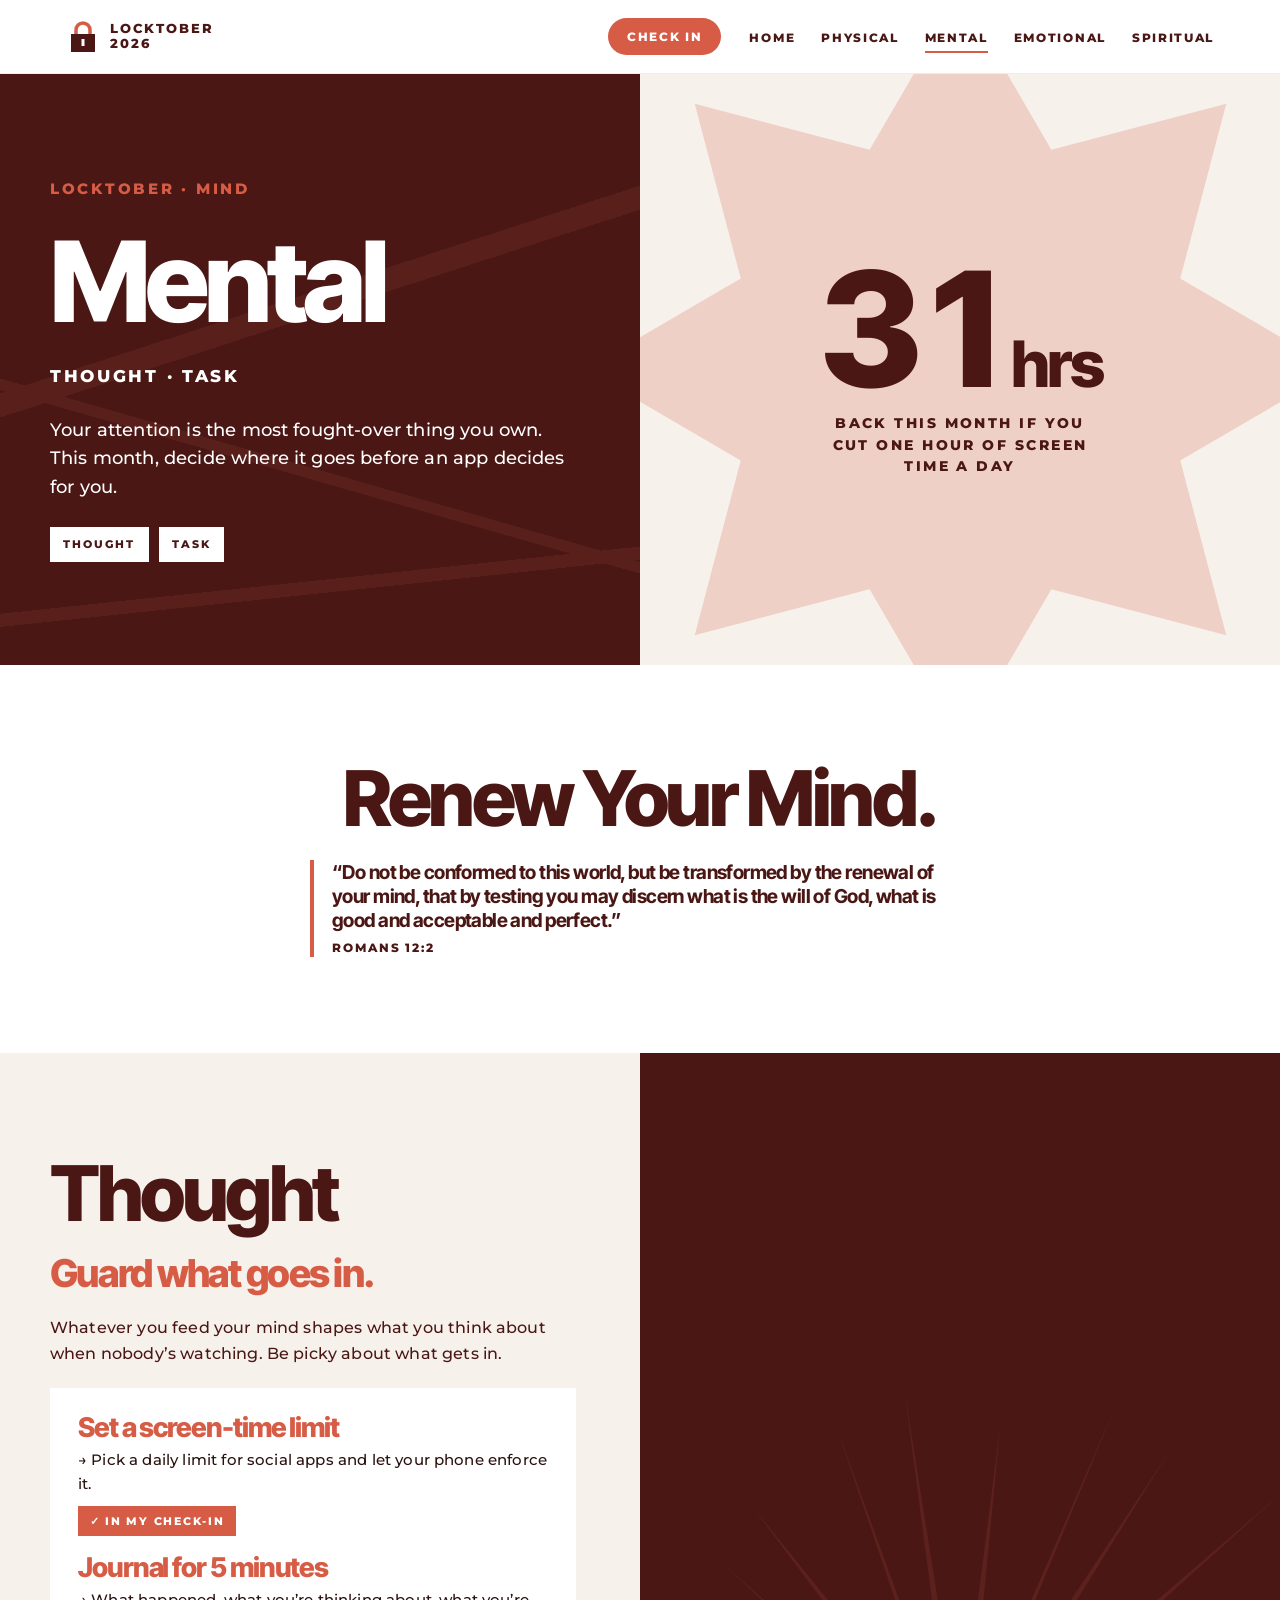
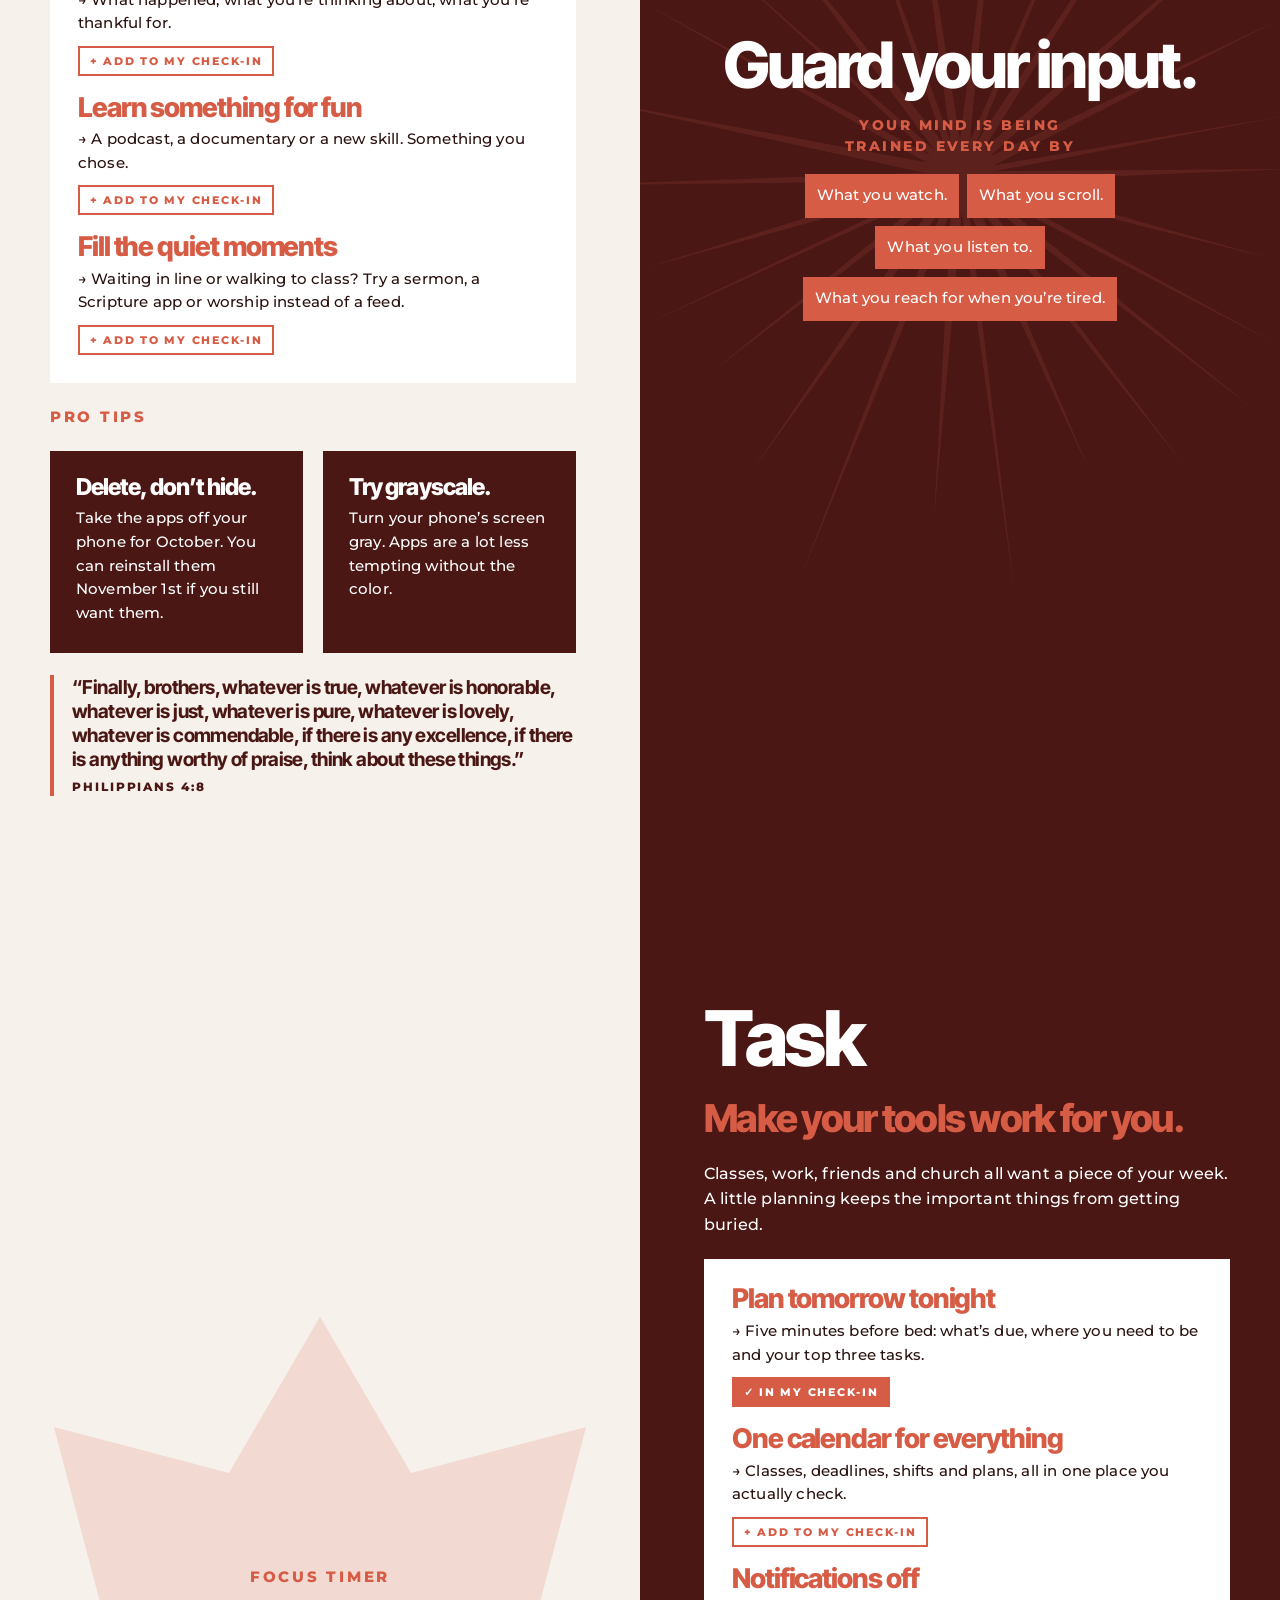
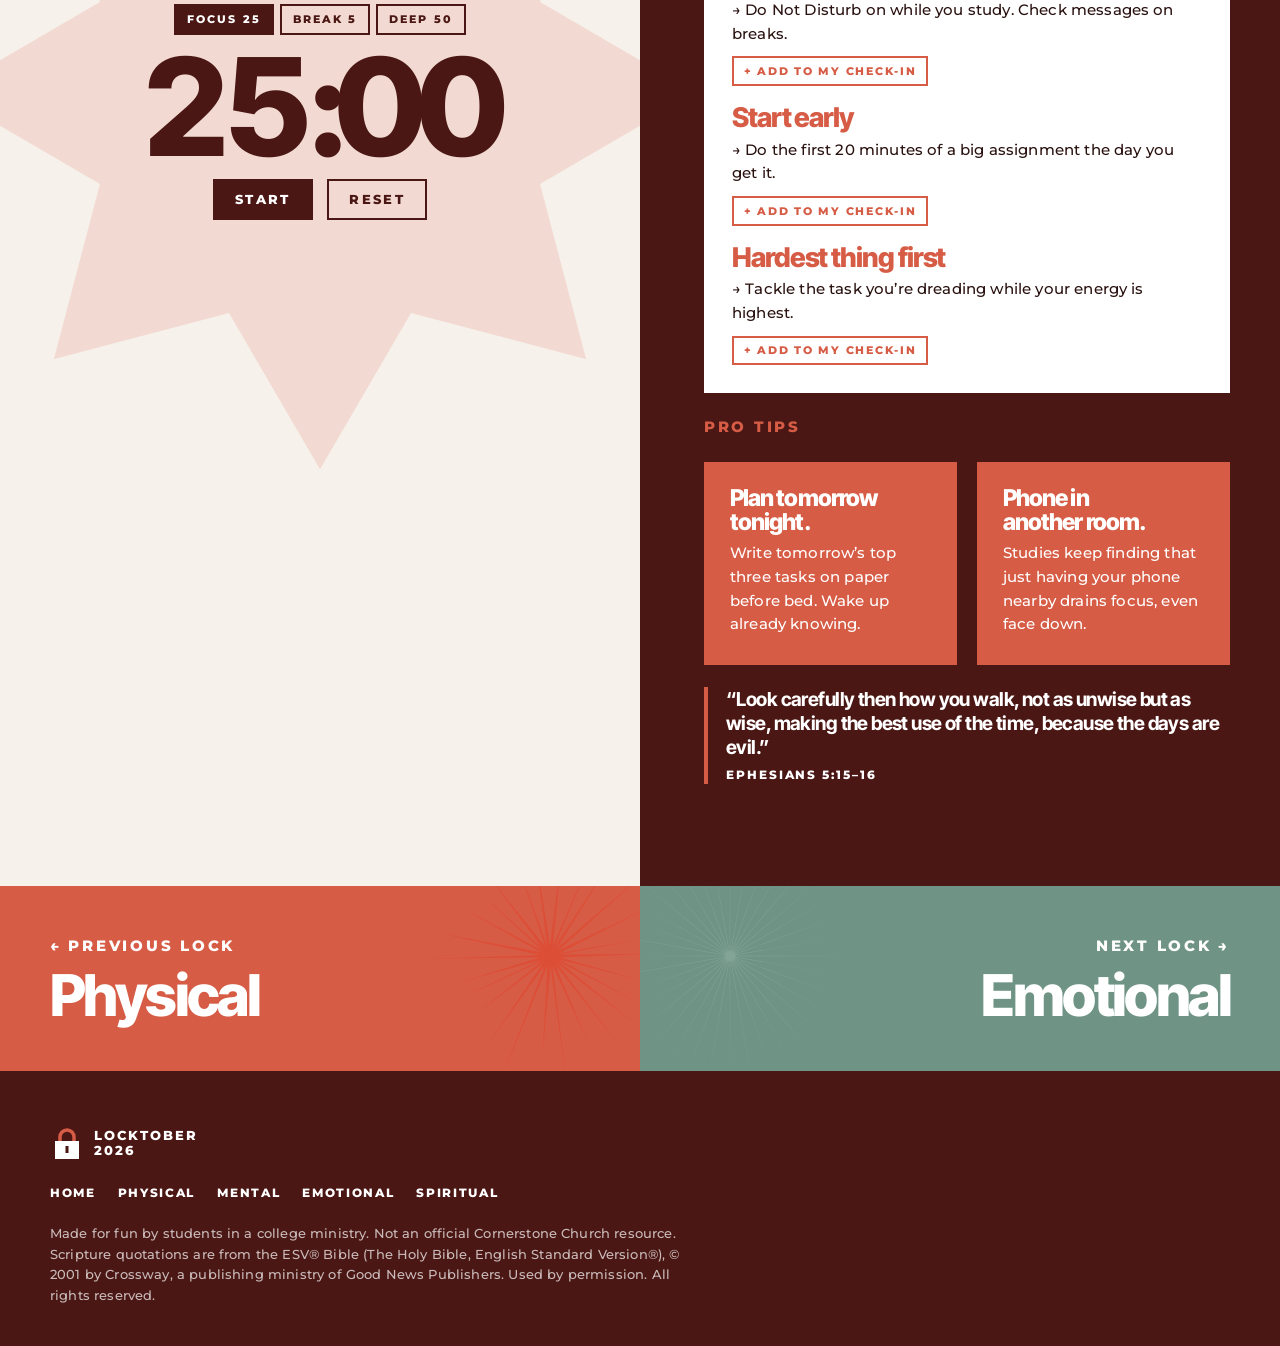
<file: mental.html>
<!doctype html>
<html lang="en">
<head>
<meta charset="utf-8">
<meta name="viewport" content="width=device-width, initial-scale=1, viewport-fit=cover">
<title>Locktober Mental</title>
<meta name="claude:viewport-fit-sides" content="cover">
<meta name="description" content="Thought and task: the mental lock of Locktober.">
<meta property="og:type" content="website">
<meta property="og:site_name" content="Locktober">
<meta property="og:title" content="Locktober Mental">
<meta property="og:description" content="Thought and task: the mental lock of Locktober.">
<meta property="og:url" content="https://jack-norby.github.io/loct/mental.html">
<meta property="og:image" content="https://jack-norby.github.io/loct/og-image.png">
<meta property="og:image:width" content="1200">
<meta property="og:image:height" content="630">
<meta name="twitter:card" content="summary_large_image">
<link rel="preconnect" href="https://fonts.googleapis.com">
<link rel="preconnect" href="https://fonts.gstatic.com" crossorigin>
<link rel="stylesheet" href="https://fonts.googleapis.com/css2?family=Inter+Tight:wght@700;800&family=Montserrat:wght@500;600;700;800&display=swap">
<link rel="stylesheet" href="style.css">
<link rel="manifest" href="manifest.webmanifest">
<link rel="icon" href="icon.svg" type="image/svg+xml">
<link rel="apple-touch-icon" href="apple-touch-icon.png">
<meta name="theme-color" content="#d65c45">
<meta name="apple-mobile-web-app-title" content="Locktober">
</head>
<body>

<header class="site-header">
  <nav class="nav" aria-label="Main">
    <a class="logo" href="index.html" aria-label="Locktober home">
      <svg viewBox="0 0 34 34" aria-hidden="true"><path d="M10 15V10a7 7 0 0 1 14 0v5" fill="none" stroke="#d65c45" stroke-width="3.5"/><rect x="5" y="14" width="24" height="18" fill="#4a1714"/><rect x="15.5" y="19" width="3" height="7" fill="#ffffff"/></svg>
      <span>Locktober<br>2026</span>
    </a>
    <button class="nav-account" type="button" id="account-btn" hidden>Sign in</button>
    <a class="nav-cta" href="index.html#checkin">Check in</a>
    <button class="nav-toggle" type="button" aria-label="Menu" aria-expanded="false"><svg viewBox="0 0 28 28" aria-hidden="true"><path d="M4 8h20M4 14h20M4 20h20" stroke="currentColor" stroke-width="2.5"/></svg></button>
    <ul class="nav-links">
      <li><a href="index.html">Home</a></li>
      <li><a href="physical.html">Physical</a></li>
      <li><a href="mental.html" aria-current="page">Mental</a></li>
      <li><a href="emotional.html">Emotional</a></li>
      <li><a href="spiritual.html">Spiritual</a></li>
    </ul>
  </nav>
</header>

<main>

  <section class="split hero">
    <div class="split__text t-maroon">
      <div class="rays" aria-hidden="true"></div>
      <p class="label">Locktober · Mind</p>
      <h1>Mental</h1>
      <p class="dots">Thought · Task</p>
      <p class="lead">Your attention is the most fought-over thing you own. This month, decide where it goes before an app decides for you.</p>
      <div class="jump">
        <a class="btn btn--sm" href="#thought">Thought</a>
        <a class="btn btn--sm" href="#task">Task</a>
      </div>
    </div>
    <div class="split__art t-cream">
      <span class="shape shape--star8" style="width:130%;height:130%;--shape-color:rgba(214,92,69,.22)" aria-hidden="true"></span>
      <div class="stat" style="color:var(--maroon)">31<small>hrs</small></div>
      <p class="stat-cap">back this month if you cut one hour of screen time a day</p>
    </div>
  </section>

  <section class="band t-white">
    <h2 style="color:var(--maroon)">Renew Your Mind.</h2>
    <div class="verse" style="max-width:60ch;margin:24px auto 0;text-align:left;--t-sub:var(--coral)">
      <q>Do not be conformed to this world, but be transformed by the renewal of your mind, that by testing you may discern what is the will of God, what is good and acceptable and perfect.</q>
      <cite>Romans 12:2</cite>
    </div>
  </section>

  <!-- THOUGHT -->
  <section class="split" id="thought">
    <div class="split__text t-cream">
      <h2>Thought</h2>
      <p class="sub">Guard what goes in.</p>
      <p>Whatever you feed your mind shapes what you think about when nobody’s watching. Be picky about what gets in.</p>
      <div class="plan-card">
        <div class="lockin-item">
          <h3>Set a screen-time limit</h3>
          <p>Pick a daily limit for social apps and let your phone enforce it.</p>
          <button class="add" type="button" data-goal="thought-limit" data-pillar="mental" data-label="Screen-time limit">+ Add to my check-in</button>
        </div>
        <div class="lockin-item">
          <h3>Journal for 5 minutes</h3>
          <p>What happened, what you’re thinking about, what you’re thankful for.</p>
          <button class="add" type="button" data-goal="thought-journal" data-pillar="mental" data-label="Journal 5 minutes">+ Add to my check-in</button>
        </div>
        <div class="lockin-item">
          <h3>Learn something for fun</h3>
          <p>A podcast, a documentary or a new skill. Something you chose.</p>
          <button class="add" type="button" data-goal="thought-learn" data-pillar="mental" data-label="Learn something new">+ Add to my check-in</button>
        </div>
        <div class="lockin-item">
          <h3>Fill the quiet moments</h3>
          <p>Waiting in line or walking to class? Try a sermon, a Scripture app or worship instead of a feed.</p>
          <button class="add" type="button" data-goal="thought-truth" data-pillar="mental" data-label="Fill quiet moments with truth">+ Add to my check-in</button>
        </div>
      </div>
      <p class="label">Pro tips</p>
      <div class="tips">
        <div class="tip"><h3>Delete, don’t hide.</h3><p>Take the apps off your phone for October. You can reinstall them November 1st if you still want them.</p></div>
        <div class="tip"><h3>Try grayscale.</h3><p>Turn your phone’s screen gray. Apps are a lot less tempting without the color.</p></div>
      </div>
      <div class="verse"><q>Finally, brothers, whatever is true, whatever is honorable, whatever is just, whatever is pure, whatever is lovely, whatever is commendable, if there is any excellence, if there is anything worthy of praise, think about these things.</q><cite>Philippians 4:8</cite></div>
    </div>
    <div class="split__art t-maroon">
      <span class="shape shape--burst" style="width:140%;height:140%;--shape-color:var(--maroon-2)" aria-hidden="true"></span>
      <p class="sub" style="color:var(--white);font-size:clamp(2.4rem,5vw,4rem)">Guard your input.</p>
      <p class="stat-cap" style="color:var(--coral)">Your mind is being trained every day by</p>
      <div class="chips" style="justify-content:center;max-width:440px">
        <span>What you watch.</span><span>What you scroll.</span><span>What you listen to.</span><span>What you reach for when you’re tired.</span>
      </div>
    </div>
  </section>

  <!-- TASK -->
  <section class="split split--flip" id="task">
    <div class="split__text t-maroon">
      <h2>Task</h2>
      <p class="sub">Make your tools work for you.</p>
      <p>Classes, work, friends and church all want a piece of your week. A little planning keeps the important things from getting buried.</p>
      <div class="plan-card">
        <div class="lockin-item">
          <h3>Plan tomorrow tonight</h3>
          <p>Five minutes before bed: what’s due, where you need to be and your top three tasks.</p>
          <button class="add" type="button" data-goal="task-plan" data-pillar="mental" data-label="Plan tomorrow tonight">+ Add to my check-in</button>
        </div>
        <div class="lockin-item">
          <h3>One calendar for everything</h3>
          <p>Classes, deadlines, shifts and plans, all in one place you actually check.</p>
          <button class="add" type="button" data-goal="task-calendar" data-pillar="mental" data-label="One calendar for everything">+ Add to my check-in</button>
        </div>
        <div class="lockin-item">
          <h3>Notifications off</h3>
          <p>Do Not Disturb on while you study. Check messages on breaks.</p>
          <button class="add" type="button" data-goal="task-notifs" data-pillar="mental" data-label="Notifications off while studying">+ Add to my check-in</button>
        </div>
        <div class="lockin-item">
          <h3>Start early</h3>
          <p>Do the first 20 minutes of a big assignment the day you get it.</p>
          <button class="add" type="button" data-goal="task-early" data-pillar="mental" data-label="Start assignments early">+ Add to my check-in</button>
        </div>
        <div class="lockin-item">
          <h3>Hardest thing first</h3>
          <p>Tackle the task you’re dreading while your energy is highest.</p>
          <button class="add" type="button" data-goal="task-hardest" data-pillar="mental" data-label="Hardest task first">+ Add to my check-in</button>
        </div>
      </div>
      <p class="label">Pro tips</p>
      <div class="tips">
        <div class="tip"><h3>Plan tomorrow tonight.</h3><p>Write tomorrow’s top three tasks on paper before bed. Wake up already knowing.</p></div>
        <div class="tip"><h3>Phone in another room.</h3><p>Studies keep finding that just having your phone nearby drains focus, even face down.</p></div>
      </div>
      <div class="verse"><q>Look carefully then how you walk, not as unwise but as wise, making the best use of the time, because the days are evil.</q><cite>Ephesians 5:15–16</cite></div>
    </div>
    <div class="split__art t-cream">
      <span class="shape shape--star8" style="width:120%;height:120%;--shape-color:rgba(214,92,69,.16)" aria-hidden="true"></span>
      <div class="timer" id="timer">
        <p class="label">Focus timer</p>
        <div class="mode" role="group" aria-label="Timer length">
          <button class="btn btn--sm btn--ghost" type="button" data-min="25" aria-pressed="true">Focus 25</button>
          <button class="btn btn--sm btn--ghost" type="button" data-min="5" aria-pressed="false">Break 5</button>
          <button class="btn btn--sm btn--ghost" type="button" data-min="50" aria-pressed="false">Deep 50</button>
        </div>
        <div class="stat" id="timer-face" role="timer" aria-live="off" style="color:var(--maroon)">25:00</div>
        <div class="btn-row" style="justify-content:center">
          <button class="btn btn--dark" type="button" id="timer-go">Start</button>
          <button class="btn btn--ghost" type="button" id="timer-reset" style="color:var(--maroon)">Reset</button>
        </div>
      </div>
    </div>
  </section>

  <nav class="pager" aria-label="More locks">
    <a class="t-coral" href="physical.html">
      <span class="shape shape--burst" style="--shape-color:var(--coral-ray)" aria-hidden="true"></span>
      <span class="label">← Previous lock</span><h2>Physical</h2>
    </a>
    <a class="t-sage" href="emotional.html">
      <span class="shape shape--fine" style="--shape-color:var(--sage-2)" aria-hidden="true"></span>
      <span class="label" style="color:var(--white)">Next lock →</span><h2>Emotional</h2>
    </a>
  </nav>

</main>

</main>

<footer class="site-footer">
  <div class="inner">
    <a class="logo" href="index.html" aria-label="Locktober home">
      <svg viewBox="0 0 34 34" aria-hidden="true"><path d="M10 15V10a7 7 0 0 1 14 0v5" fill="none" stroke="#d65c45" stroke-width="3.5"/><rect x="5" y="14" width="24" height="18" fill="#ffffff"/><rect x="15.5" y="19" width="3" height="7" fill="#4a1714"/></svg>
      <span>Locktober<br>2026</span>
    </a>
    <nav aria-label="Footer">
      <a href="index.html">Home</a><a href="physical.html">Physical</a><a href="mental.html">Mental</a><a href="emotional.html">Emotional</a><a href="spiritual.html">Spiritual</a>
    </nav>
    <small>Made for fun by students in a college ministry. Not an official Cornerstone Church resource. Scripture quotations are from the ESV® Bible (The Holy Bible, English Standard Version®), © 2001 by Crossway, a publishing ministry of Good News Publishers. Used by permission. All rights reserved.</small>
  </div>
</footer>

<script src="app.js"></script>
<script src="firebase-config.js"></script>
<script src="account.js"></script>
</body>
</html>
</file>
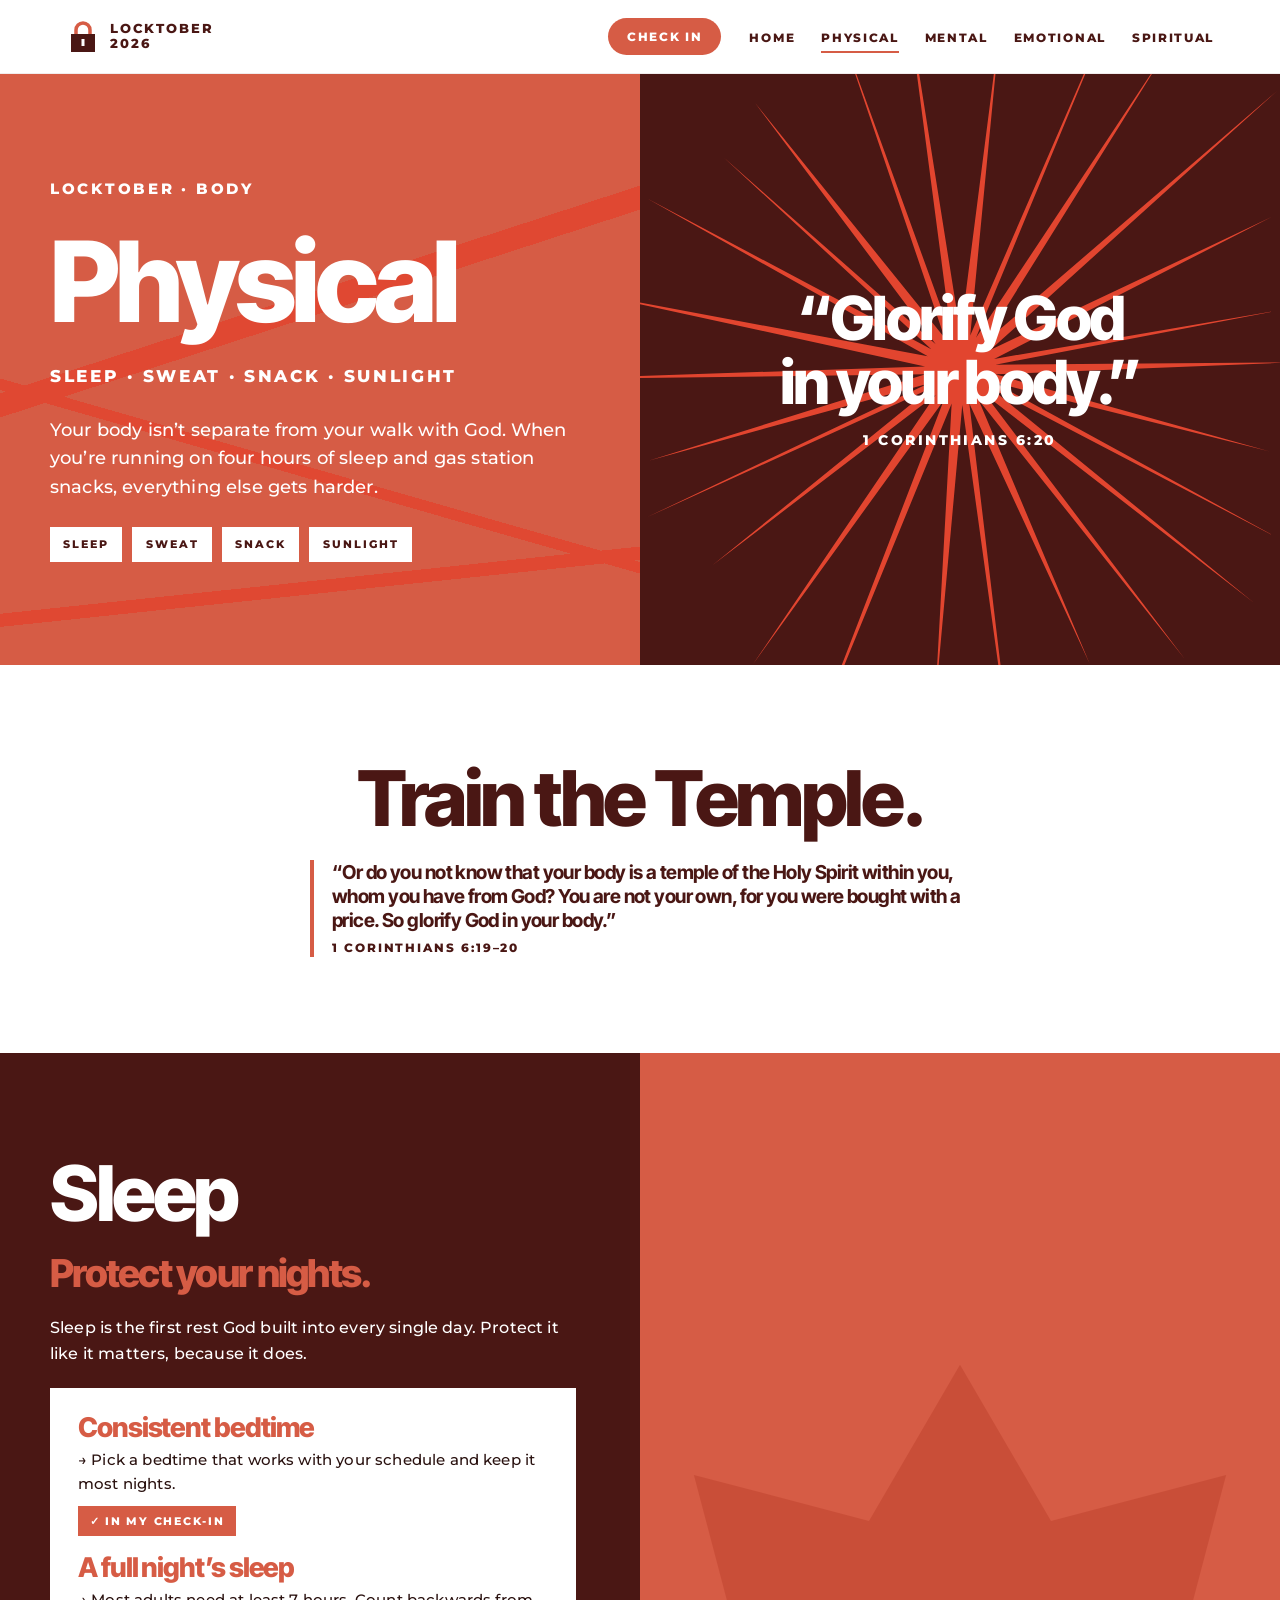
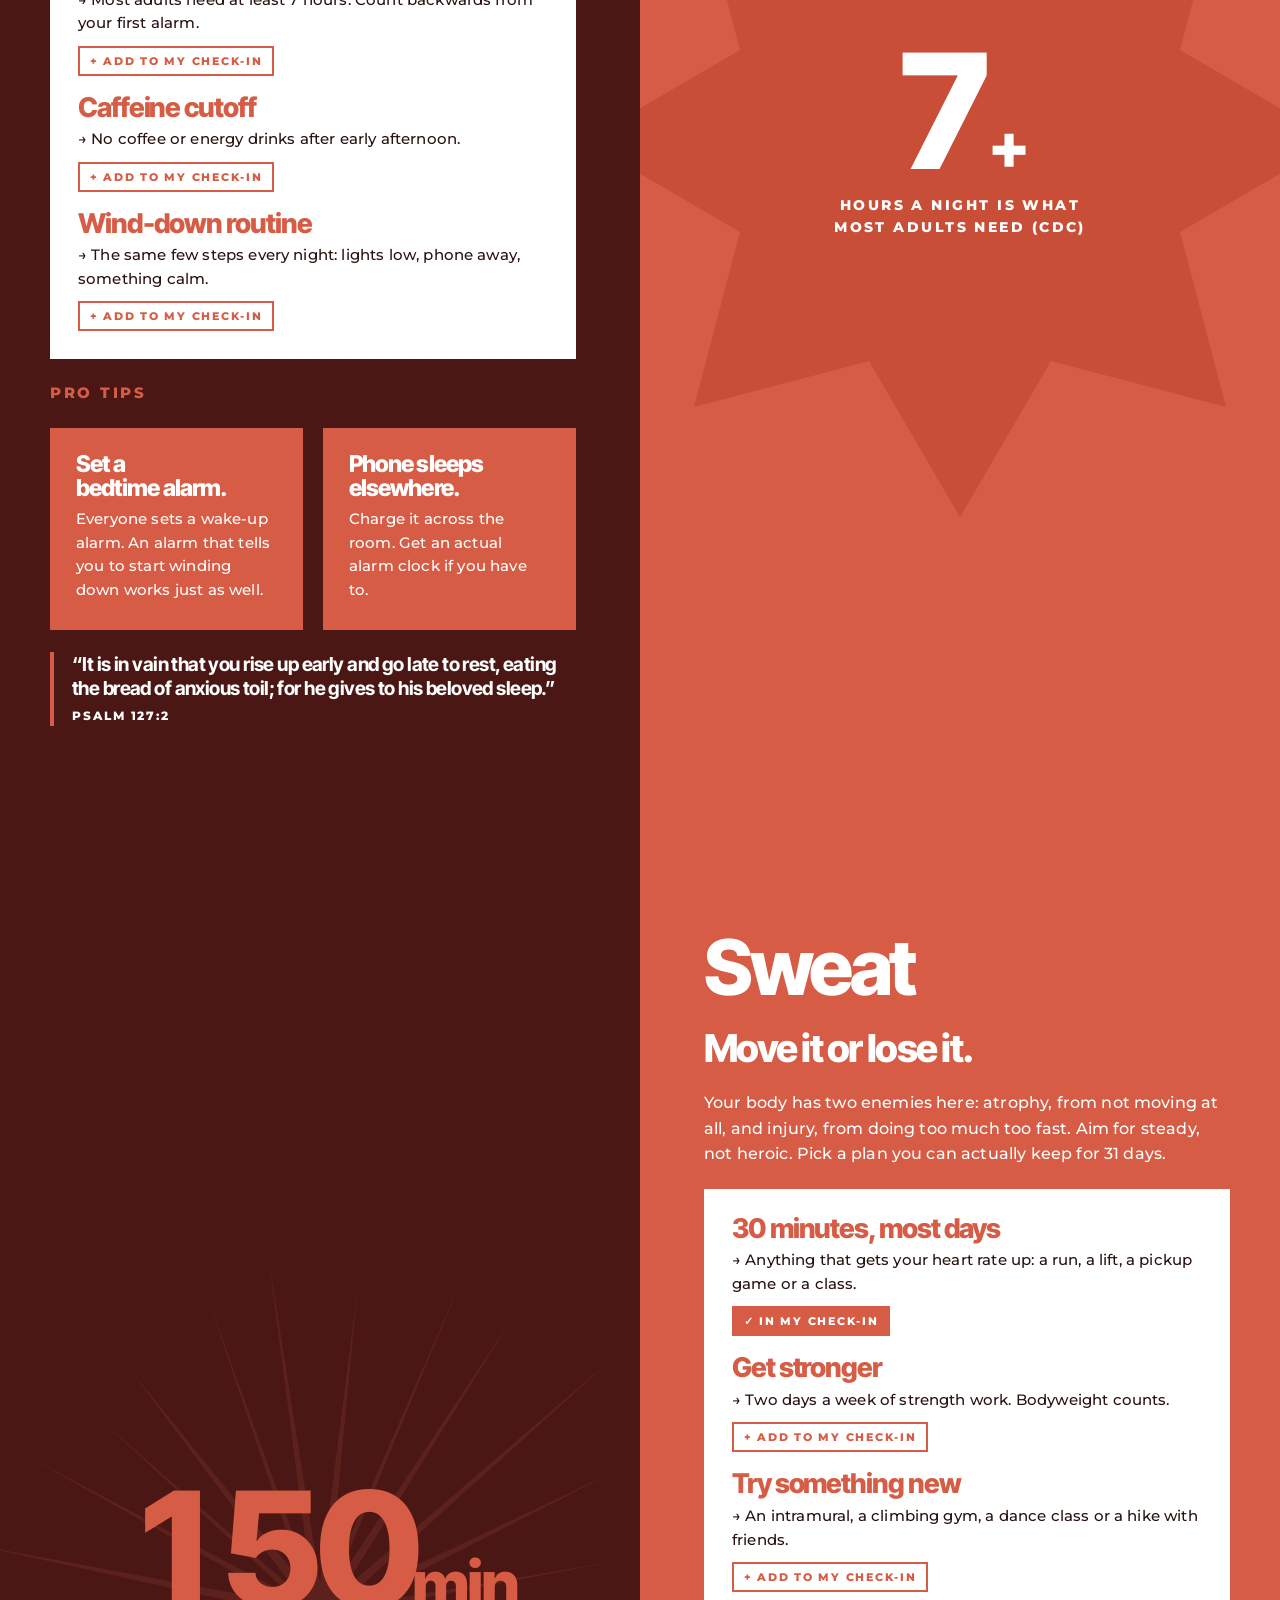
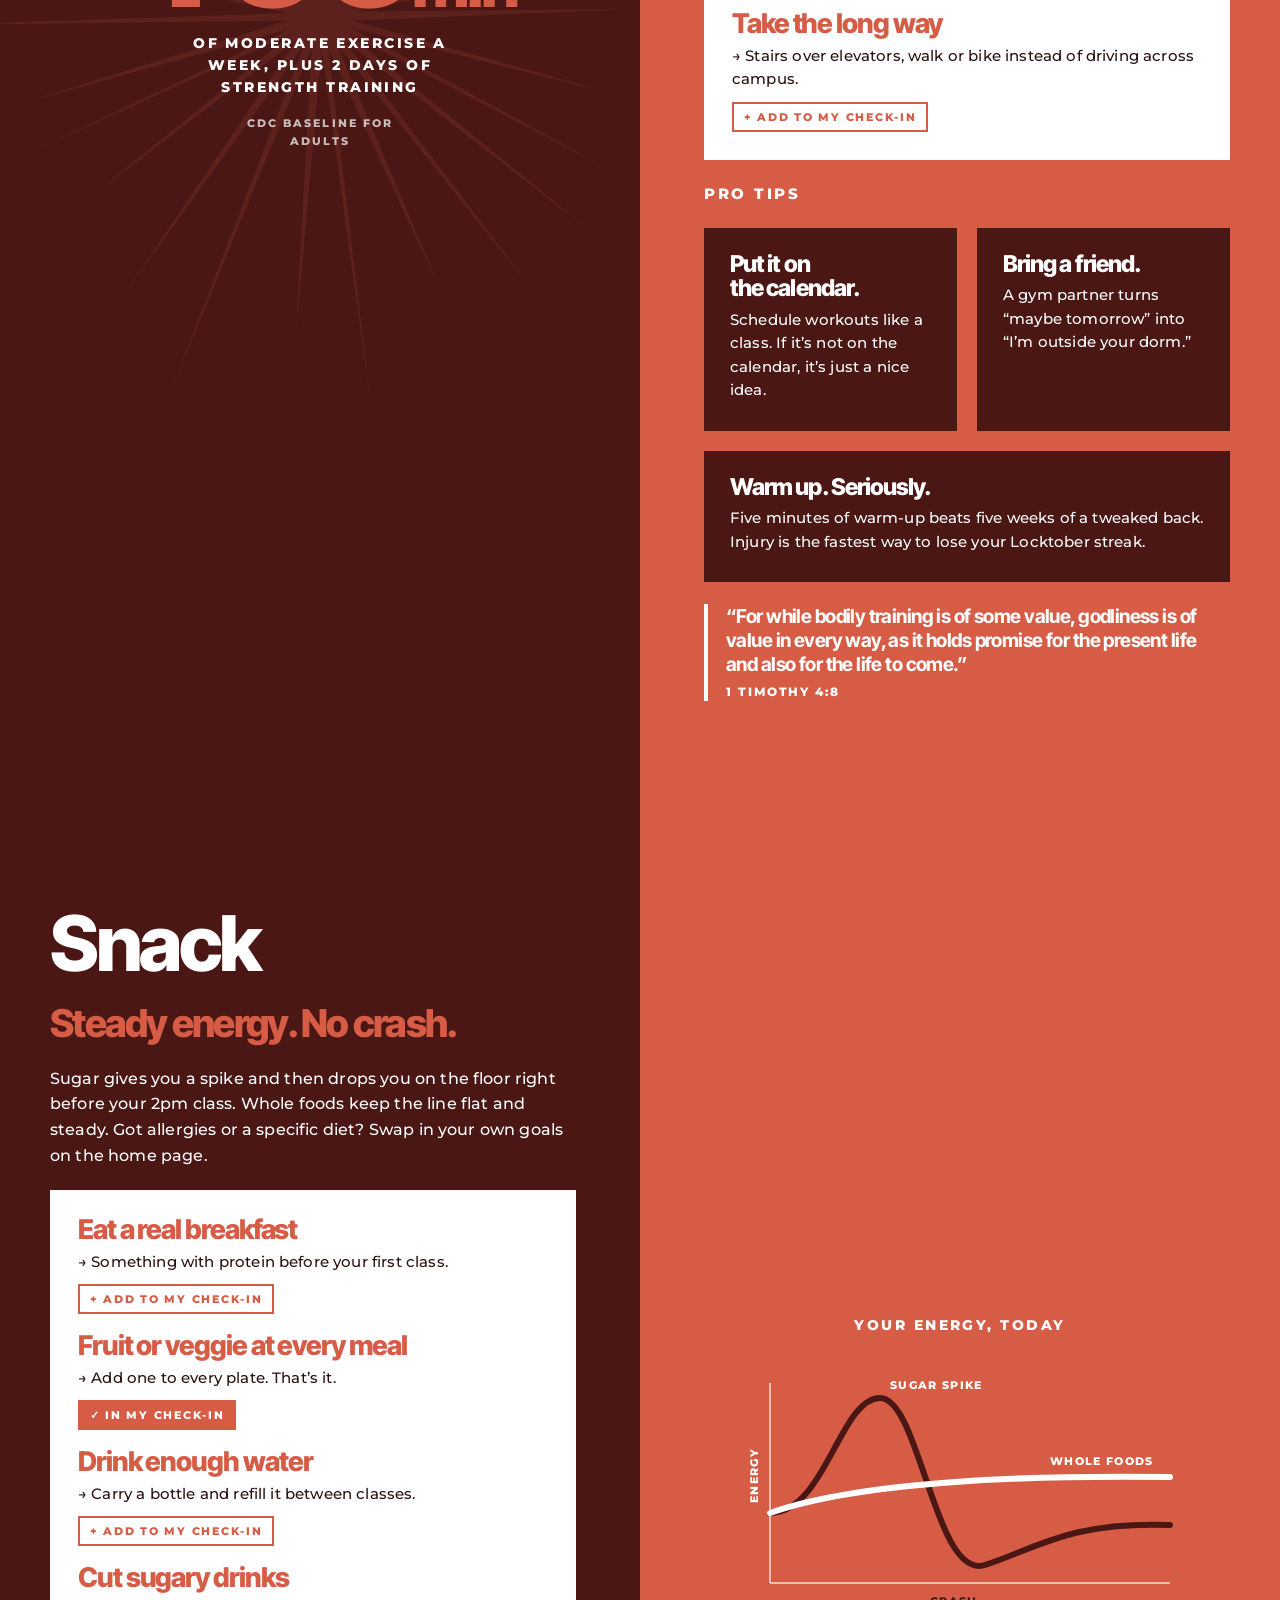
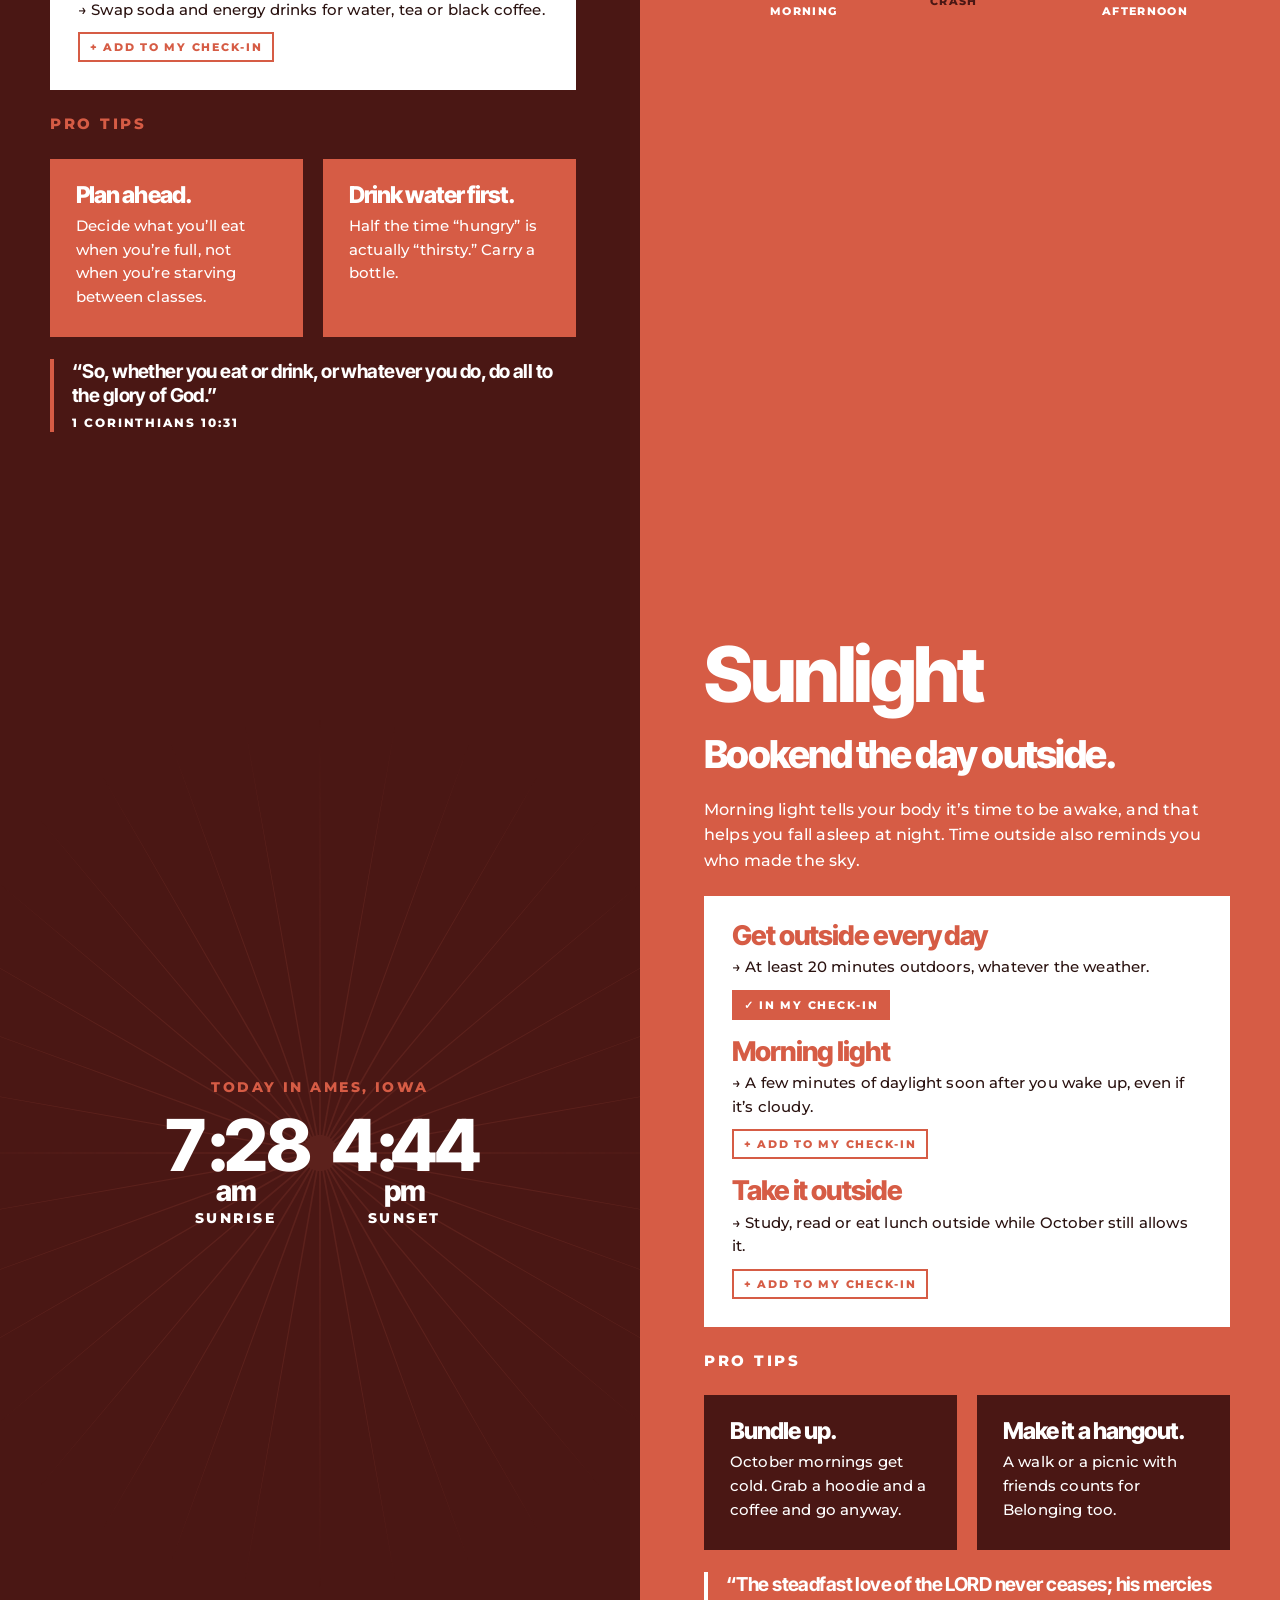
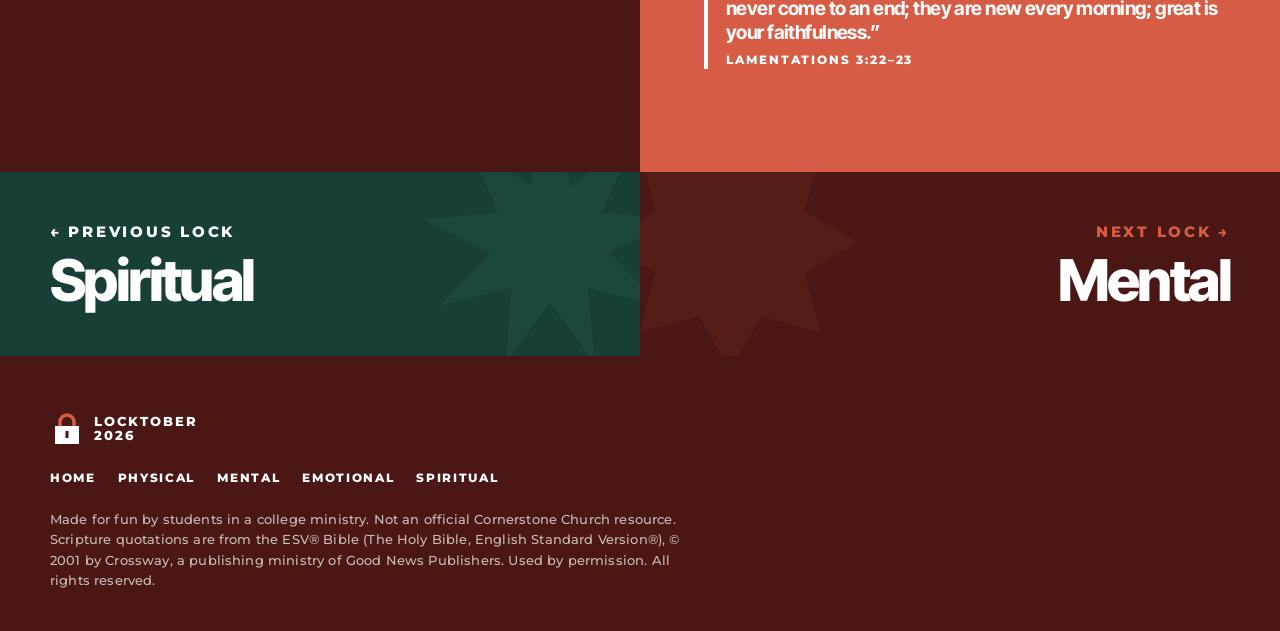
<file: physical.html>
<!doctype html>
<html lang="en">
<head>
<meta charset="utf-8">
<meta name="viewport" content="width=device-width, initial-scale=1, viewport-fit=cover">
<title>Locktober Physical</title>
<meta name="claude:viewport-fit-sides" content="cover">
<meta name="description" content="Sleep, sweat, snack and sunlight: the physical lock of Locktober.">
<meta property="og:type" content="website">
<meta property="og:site_name" content="Locktober">
<meta property="og:title" content="Locktober Physical">
<meta property="og:description" content="Sleep, sweat, snack and sunlight: the physical lock of Locktober.">
<meta property="og:url" content="https://jack-norby.github.io/loct/physical.html">
<meta property="og:image" content="https://jack-norby.github.io/loct/og-image.png">
<meta property="og:image:width" content="1200">
<meta property="og:image:height" content="630">
<meta name="twitter:card" content="summary_large_image">
<link rel="preconnect" href="https://fonts.googleapis.com">
<link rel="preconnect" href="https://fonts.gstatic.com" crossorigin>
<link rel="stylesheet" href="https://fonts.googleapis.com/css2?family=Inter+Tight:wght@700;800&family=Montserrat:wght@500;600;700;800&display=swap">
<link rel="stylesheet" href="style.css">
<link rel="manifest" href="manifest.webmanifest">
<link rel="icon" href="icon.svg" type="image/svg+xml">
<link rel="apple-touch-icon" href="apple-touch-icon.png">
<meta name="theme-color" content="#d65c45">
<meta name="apple-mobile-web-app-title" content="Locktober">
</head>
<body>

<header class="site-header">
  <nav class="nav" aria-label="Main">
    <a class="logo" href="index.html" aria-label="Locktober home">
      <svg viewBox="0 0 34 34" aria-hidden="true"><path d="M10 15V10a7 7 0 0 1 14 0v5" fill="none" stroke="#d65c45" stroke-width="3.5"/><rect x="5" y="14" width="24" height="18" fill="#4a1714"/><rect x="15.5" y="19" width="3" height="7" fill="#ffffff"/></svg>
      <span>Locktober<br>2026</span>
    </a>
    <button class="nav-account" type="button" id="account-btn" hidden>Sign in</button>
    <a class="nav-cta" href="index.html#checkin">Check in</a>
    <button class="nav-toggle" type="button" aria-label="Menu" aria-expanded="false"><svg viewBox="0 0 28 28" aria-hidden="true"><path d="M4 8h20M4 14h20M4 20h20" stroke="currentColor" stroke-width="2.5"/></svg></button>
    <ul class="nav-links">
      <li><a href="index.html">Home</a></li>
      <li><a href="physical.html" aria-current="page">Physical</a></li>
      <li><a href="mental.html">Mental</a></li>
      <li><a href="emotional.html">Emotional</a></li>
      <li><a href="spiritual.html">Spiritual</a></li>
    </ul>
  </nav>
</header>

<main>

  <section class="split hero">
    <div class="split__text t-coral">
      <div class="rays" aria-hidden="true"></div>
      <p class="label">Locktober · Body</p>
      <h1>Physical</h1>
      <p class="dots">Sleep · Sweat · Snack · Sunlight</p>
      <p class="lead">Your body isn’t separate from your walk with God. When you’re running on four hours of sleep and gas station snacks, everything else gets harder.</p>
      <div class="jump">
        <a class="btn btn--sm" href="#sleep">Sleep</a>
        <a class="btn btn--sm" href="#sweat">Sweat</a>
        <a class="btn btn--sm" href="#snack">Snack</a>
        <a class="btn btn--sm" href="#sunlight">Sunlight</a>
      </div>
    </div>
    <div class="split__art t-maroon">
      <span class="shape shape--burst" style="width:150%;height:150%;--shape-color:var(--coral-ray)" aria-hidden="true"></span>
      <p class="sub" style="color:var(--white);font-size:clamp(2.2rem,5vw,3.8rem);max-width:11ch">“Glorify God in your body.”</p>
      <p class="stat-cap">1 Corinthians 6:20</p>
    </div>
  </section>

  <section class="band t-white">
    <h2 style="color:var(--maroon)">Train the Temple.</h2>
    <div class="verse" style="max-width:60ch;margin:24px auto 0;text-align:left;--t-sub:var(--coral)">
      <q>Or do you not know that your body is a temple of the Holy Spirit within you, whom you have from God? You are not your own, for you were bought with a price. So glorify God in your body.</q>
      <cite>1 Corinthians 6:19–20</cite>
    </div>
  </section>

  <!-- SLEEP -->
  <section class="split" id="sleep">
    <div class="split__text t-maroon">
      <h2>Sleep</h2>
      <p class="sub">Protect your nights.</p>
      <p>Sleep is the first rest God built into every single day. Protect it like it matters, because it does.</p>
      <div class="plan-card">
        <div class="lockin-item">
          <h3>Consistent bedtime</h3>
          <p>Pick a bedtime that works with your schedule and keep it most nights.</p>
          <button class="add" type="button" data-goal="sleep-bedtime" data-pillar="physical" data-label="Consistent bedtime">+ Add to my check-in</button>
        </div>
        <div class="lockin-item">
          <h3>A full night’s sleep</h3>
          <p>Most adults need at least 7 hours. Count backwards from your first alarm.</p>
          <button class="add" type="button" data-goal="sleep-full" data-pillar="physical" data-label="Get a full night’s sleep">+ Add to my check-in</button>
        </div>
        <div class="lockin-item">
          <h3>Caffeine cutoff</h3>
          <p>No coffee or energy drinks after early afternoon.</p>
          <button class="add" type="button" data-goal="sleep-caffeine" data-pillar="physical" data-label="No caffeine after 2pm">+ Add to my check-in</button>
        </div>
        <div class="lockin-item">
          <h3>Wind-down routine</h3>
          <p>The same few steps every night: lights low, phone away, something calm.</p>
          <button class="add" type="button" data-goal="sleep-winddown" data-pillar="physical" data-label="Wind-down routine">+ Add to my check-in</button>
        </div>
      </div>
      <p class="label">Pro tips</p>
      <div class="tips">
        <div class="tip"><h3>Set a bedtime alarm.</h3><p>Everyone sets a wake-up alarm. An alarm that tells you to start winding down works just as well.</p></div>
        <div class="tip"><h3>Phone sleeps elsewhere.</h3><p>Charge it across the room. Get an actual alarm clock if you have to.</p></div>
      </div>
      <div class="verse"><q>It is in vain that you rise up early and go late to rest, eating the bread of anxious toil; for he gives to his beloved sleep.</q><cite>Psalm 127:2</cite></div>
    </div>
    <div class="split__art t-coral">
      <span class="shape shape--star8" style="width:120%;height:120%;--shape-color:#c94e38" aria-hidden="true"></span>
      <div class="stat">7<small>+</small></div>
      <p class="stat-cap">hours a night is what most adults need (CDC)</p>
    </div>
  </section>

  <!-- SWEAT -->
  <section class="split split--flip" id="sweat">
    <div class="split__text t-coral">
      <h2>Sweat</h2>
      <p class="sub">Move it or lose it.</p>
      <p>Your body has two enemies here: atrophy, from not moving at all, and injury, from doing too much too fast. Aim for steady, not heroic. Pick a plan you can actually keep for 31 days.</p>
      <div class="plan-card">
        <div class="lockin-item">
          <h3>30 minutes, most days</h3>
          <p>Anything that gets your heart rate up: a run, a lift, a pickup game or a class.</p>
          <button class="add" type="button" data-goal="sweat-30" data-pillar="physical" data-label="30 minutes of exercise">+ Add to my check-in</button>
        </div>
        <div class="lockin-item">
          <h3>Get stronger</h3>
          <p>Two days a week of strength work. Bodyweight counts.</p>
          <button class="add" type="button" data-goal="sweat-strength" data-pillar="physical" data-label="Strength training">+ Add to my check-in</button>
        </div>
        <div class="lockin-item">
          <h3>Try something new</h3>
          <p>An intramural, a climbing gym, a dance class or a hike with friends.</p>
          <button class="add" type="button" data-goal="sweat-new" data-pillar="physical" data-label="Try something new">+ Add to my check-in</button>
        </div>
        <div class="lockin-item">
          <h3>Take the long way</h3>
          <p>Stairs over elevators, walk or bike instead of driving across campus.</p>
          <button class="add" type="button" data-goal="sweat-stairs" data-pillar="physical" data-label="Take the long way">+ Add to my check-in</button>
        </div>
      </div>
      <p class="label">Pro tips</p>
      <div class="tips">
        <div class="tip"><h3>Put it on the calendar.</h3><p>Schedule workouts like a class. If it’s not on the calendar, it’s just a nice idea.</p></div>
        <div class="tip"><h3>Bring a friend.</h3><p>A gym partner turns “maybe tomorrow” into “I’m outside your dorm.”</p></div>
        <div class="tip tip--wide"><h3>Warm up. Seriously.</h3><p>Five minutes of warm-up beats five weeks of a tweaked back. Injury is the fastest way to lose your Locktober streak.</p></div>
      </div>
      <div class="verse"><q>For while bodily training is of some value, godliness is of value in every way, as it holds promise for the present life and also for the life to come.</q><cite>1 Timothy 4:8</cite></div>
    </div>
    <div class="split__art t-maroon">
      <span class="shape shape--burst" style="width:130%;height:130%;--shape-color:var(--maroon-2)" aria-hidden="true"></span>
      <div class="stat" style="color:var(--coral)">150<small>min</small></div>
      <p class="stat-cap">of moderate exercise a week, plus 2 days of strength training</p>
      <p class="stat-cap" style="opacity:.7;font-size:.7rem">CDC baseline for adults</p>
    </div>
  </section>

  <!-- SNACK -->
  <section class="split" id="snack">
    <div class="split__text t-maroon">
      <h2>Snack</h2>
      <p class="sub">Steady energy. No crash.</p>
      <p>Sugar gives you a spike and then drops you on the floor right before your 2pm class. Whole foods keep the line flat and steady. Got allergies or a specific diet? Swap in your own goals on the home page.</p>
      <div class="plan-card">
        <div class="lockin-item">
          <h3>Eat a real breakfast</h3>
          <p>Something with protein before your first class.</p>
          <button class="add" type="button" data-goal="snack-breakfast" data-pillar="physical" data-label="Eat a real breakfast">+ Add to my check-in</button>
        </div>
        <div class="lockin-item">
          <h3>Fruit or veggie at every meal</h3>
          <p>Add one to every plate. That’s it.</p>
          <button class="add" type="button" data-goal="snack-produce" data-pillar="physical" data-label="Fruit or veggie at every meal">+ Add to my check-in</button>
        </div>
        <div class="lockin-item">
          <h3>Drink enough water</h3>
          <p>Carry a bottle and refill it between classes.</p>
          <button class="add" type="button" data-goal="snack-water" data-pillar="physical" data-label="Drink enough water">+ Add to my check-in</button>
        </div>
        <div class="lockin-item">
          <h3>Cut sugary drinks</h3>
          <p>Swap soda and energy drinks for water, tea or black coffee.</p>
          <button class="add" type="button" data-goal="snack-sugar" data-pillar="physical" data-label="Cut sugary drinks">+ Add to my check-in</button>
        </div>
      </div>
      <p class="label">Pro tips</p>
      <div class="tips">
        <div class="tip"><h3>Plan ahead.</h3><p>Decide what you’ll eat when you’re full, not when you’re starving between classes.</p></div>
        <div class="tip"><h3>Drink water first.</h3><p>Half the time “hungry” is actually “thirsty.” Carry a bottle.</p></div>
      </div>
      <div class="verse"><q>So, whether you eat or drink, or whatever you do, do all to the glory of God.</q><cite>1 Corinthians 10:31</cite></div>
    </div>
    <div class="split__art t-coral">
      <p class="stat-cap">Your energy, today</p>
      <svg class="energy" viewBox="0 0 460 270" role="img" aria-label="Chart: a sugar snack spikes energy high and then crashes below where it started, while whole foods keep energy steady.">
        <line x1="40" y1="230" x2="440" y2="230" stroke="currentColor" stroke-width="2" opacity=".6"/>
        <line x1="40" y1="30" x2="40" y2="230" stroke="currentColor" stroke-width="2" opacity=".6"/>
        <path d="M40 160 C 95 160, 110 45, 150 45 S 205 228, 255 212 S 340 168, 440 172" fill="none" style="stroke:var(--maroon)" stroke-width="6" stroke-linecap="round"/>
        <path d="M40 160 C 130 128, 300 122, 440 124" fill="none" stroke="currentColor" stroke-width="6" stroke-linecap="round"/>
        <text x="160" y="36">SUGAR SPIKE</text>
        <text x="200" y="252" style="fill:var(--maroon)">CRASH</text>
        <text x="320" y="112">WHOLE FOODS</text>
        <text x="40" y="262">MORNING</text>
        <text x="372" y="262">AFTERNOON</text>
        <text x="-150" y="28" transform="rotate(-90)">ENERGY</text>
      </svg>
    </div>
  </section>

  <!-- SUNLIGHT -->
  <section class="split split--flip" id="sunlight">
    <div class="split__text t-coral">
      <h2>Sunlight</h2>
      <p class="sub">Bookend the day outside.</p>
      <p>Morning light tells your body it’s time to be awake, and that helps you fall asleep at night. Time outside also reminds you who made the sky.</p>
      <div class="plan-card">
        <div class="lockin-item">
          <h3>Get outside every day</h3>
          <p>At least 20 minutes outdoors, whatever the weather.</p>
          <button class="add" type="button" data-goal="sun-outside" data-pillar="physical" data-label="Get outside">+ Add to my check-in</button>
        </div>
        <div class="lockin-item">
          <h3>Morning light</h3>
          <p>A few minutes of daylight soon after you wake up, even if it’s cloudy.</p>
          <button class="add" type="button" data-goal="sun-morning" data-pillar="physical" data-label="Morning light">+ Add to my check-in</button>
        </div>
        <div class="lockin-item">
          <h3>Take it outside</h3>
          <p>Study, read or eat lunch outside while October still allows it.</p>
          <button class="add" type="button" data-goal="sun-study" data-pillar="physical" data-label="Study or eat outside">+ Add to my check-in</button>
        </div>
      </div>
      <p class="label">Pro tips</p>
      <div class="tips">
        <div class="tip"><h3>Bundle up.</h3><p>October mornings get cold. Grab a hoodie and a coffee and go anyway.</p></div>
        <div class="tip"><h3>Make it a hangout.</h3><p>A walk or a picnic with friends counts for Belonging too.</p></div>
      </div>
      <div class="verse"><q>The steadfast love of the LORD never ceases; his mercies never come to an end; they are new every morning; great is your faithfulness.</q><cite>Lamentations 3:22–23</cite></div>
    </div>
    <div class="split__art t-maroon">
      <span class="shape shape--fine" style="width:140%;height:140%;--shape-color:var(--maroon-2)" aria-hidden="true"></span>
      <p class="stat-cap" style="color:var(--coral)">Today in Ames, Iowa</p>
      <div class="sun-times">
        <div><div class="stat" id="sunrise">7:29<small>am</small></div><p class="stat-cap">Sunrise</p></div>
        <div><div class="stat" id="sunset">6:33<small>pm</small></div><p class="stat-cap">Sunset</p></div>
      </div>
    </div>
  </section>

  <nav class="pager" aria-label="More locks">
    <a class="t-teal" href="spiritual.html">
      <span class="shape shape--spiky" style="--shape-color:var(--teal-2)" aria-hidden="true"></span>
      <span class="label">← Previous lock</span><h2>Spiritual</h2>
    </a>
    <a class="t-maroon" href="mental.html">
      <span class="shape shape--star8" style="--shape-color:var(--maroon-2)" aria-hidden="true"></span>
      <span class="label">Next lock →</span><h2>Mental</h2>
    </a>
  </nav>

</main>

</main>

<footer class="site-footer">
  <div class="inner">
    <a class="logo" href="index.html" aria-label="Locktober home">
      <svg viewBox="0 0 34 34" aria-hidden="true"><path d="M10 15V10a7 7 0 0 1 14 0v5" fill="none" stroke="#d65c45" stroke-width="3.5"/><rect x="5" y="14" width="24" height="18" fill="#ffffff"/><rect x="15.5" y="19" width="3" height="7" fill="#4a1714"/></svg>
      <span>Locktober<br>2026</span>
    </a>
    <nav aria-label="Footer">
      <a href="index.html">Home</a><a href="physical.html">Physical</a><a href="mental.html">Mental</a><a href="emotional.html">Emotional</a><a href="spiritual.html">Spiritual</a>
    </nav>
    <small>Made for fun by students in a college ministry. Not an official Cornerstone Church resource. Scripture quotations are from the ESV® Bible (The Holy Bible, English Standard Version®), © 2001 by Crossway, a publishing ministry of Good News Publishers. Used by permission. All rights reserved.</small>
  </div>
</footer>

<script src="app.js"></script>
<script src="firebase-config.js"></script>
<script src="account.js"></script>
</body>
</html>
</file>
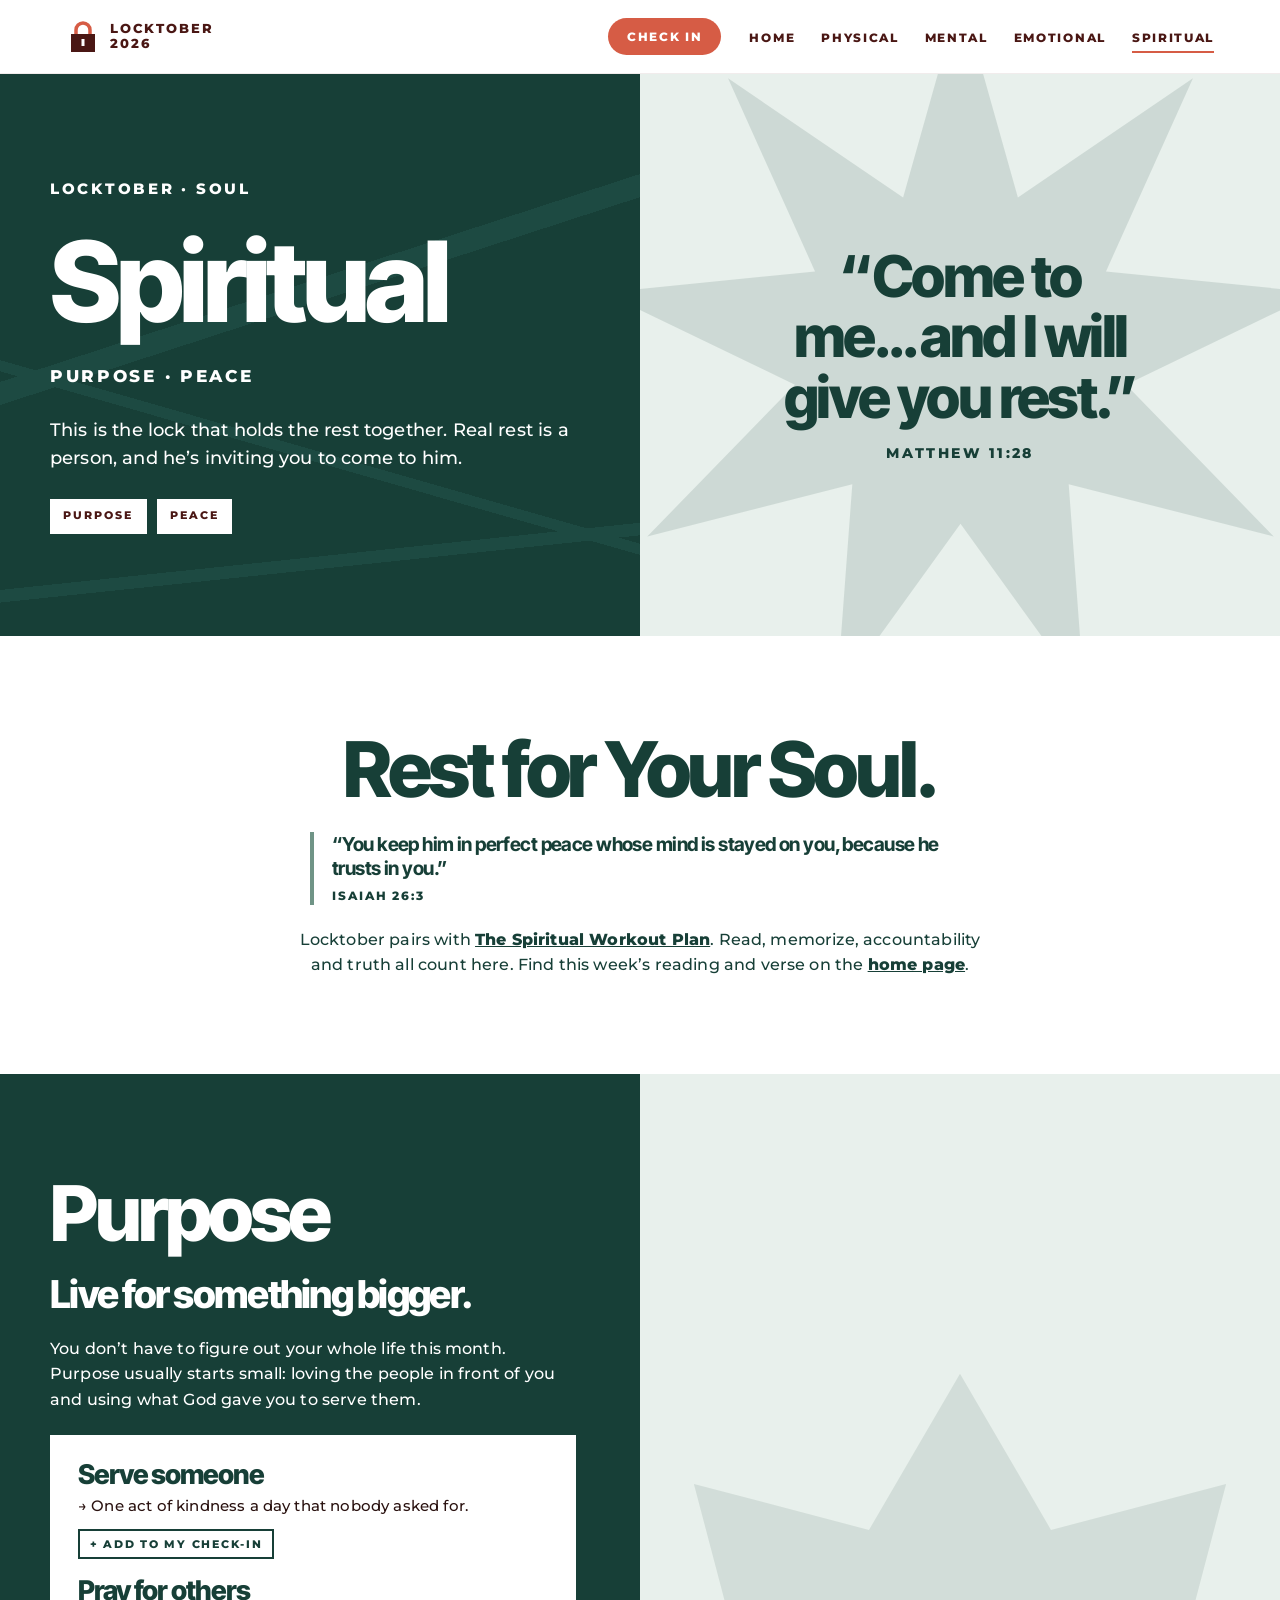
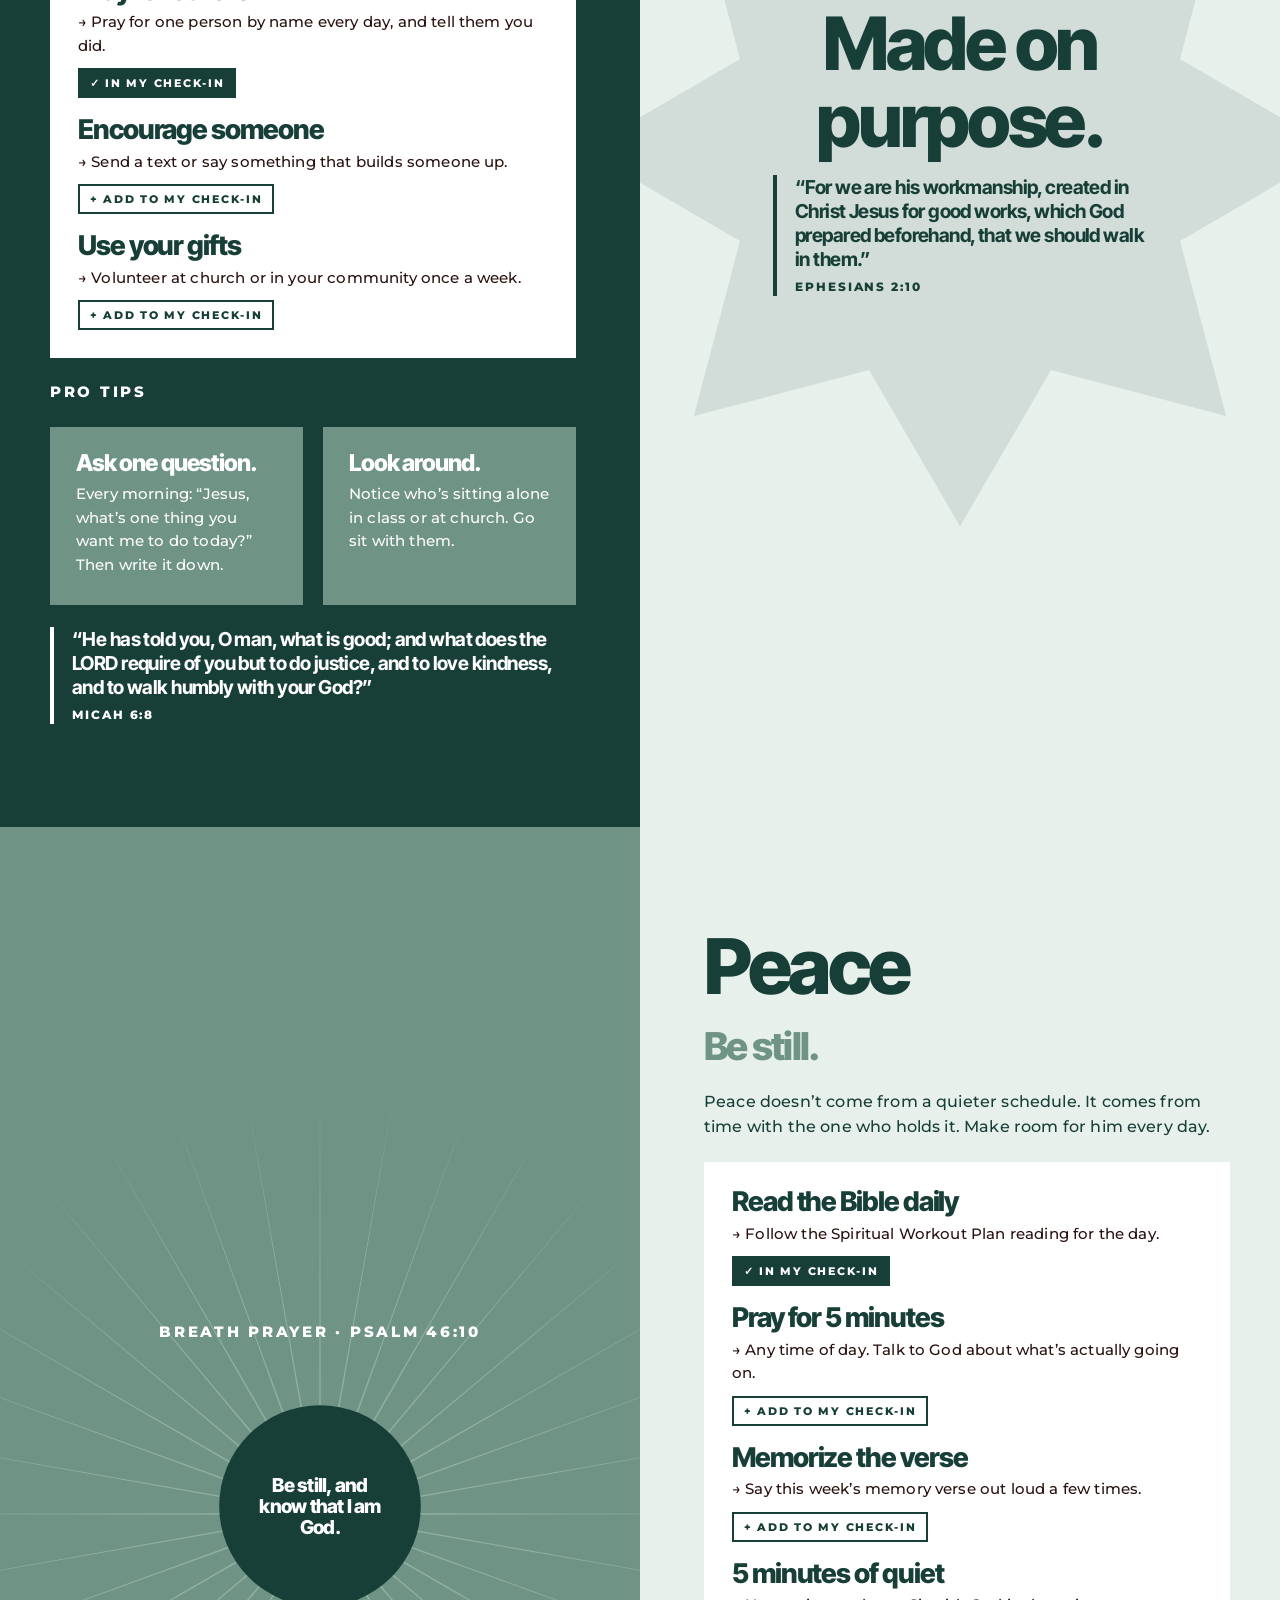
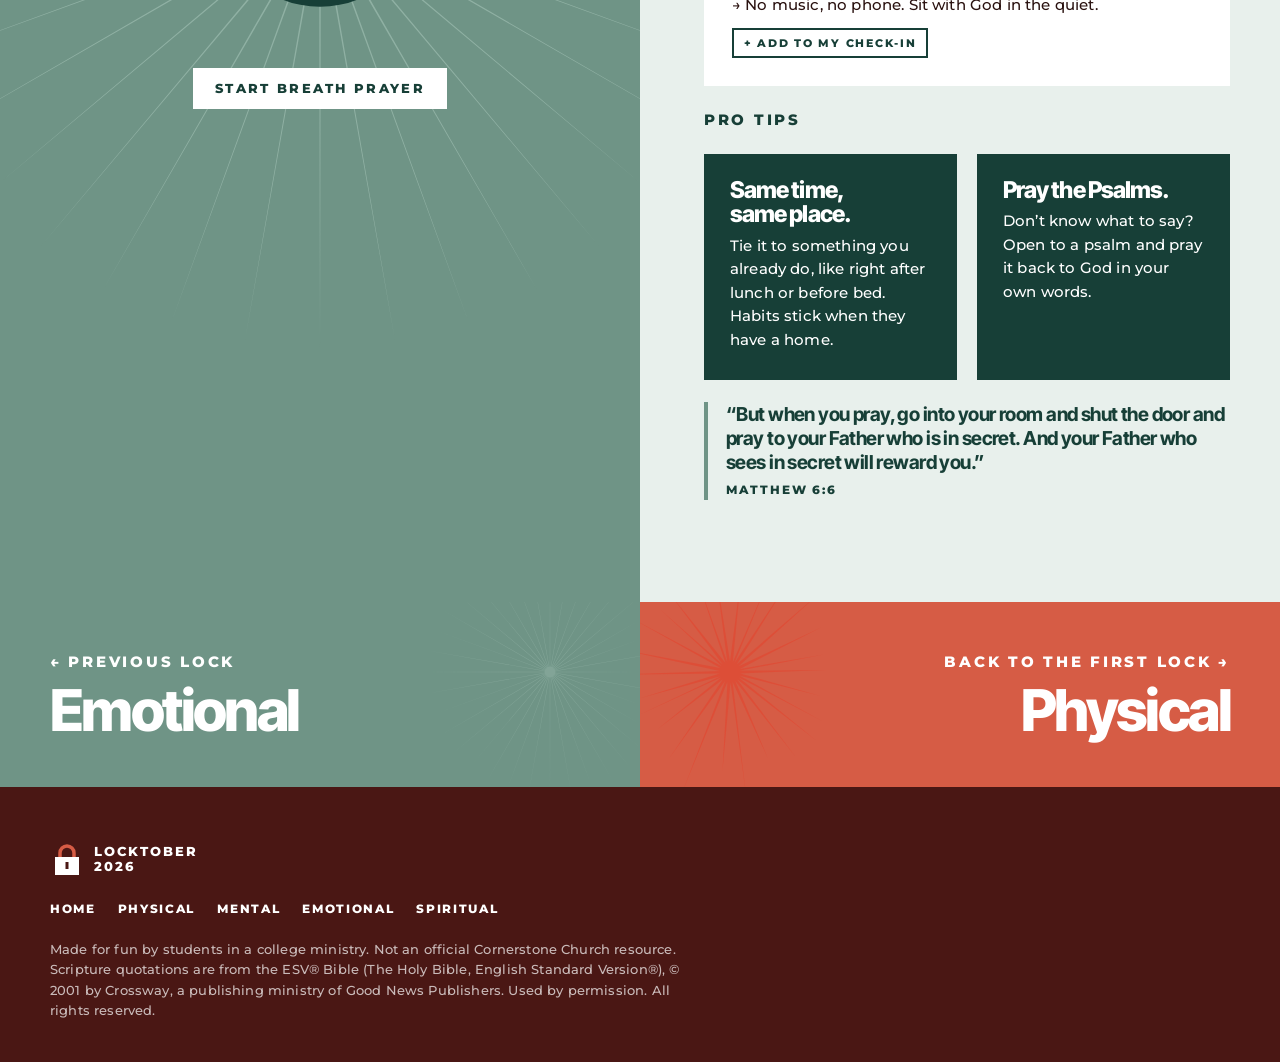
<file: spiritual.html>
<!doctype html>
<html lang="en">
<head>
<meta charset="utf-8">
<meta name="viewport" content="width=device-width, initial-scale=1, viewport-fit=cover">
<title>Locktober Spiritual</title>
<meta name="claude:viewport-fit-sides" content="cover">
<meta name="description" content="Purpose and peace: the spiritual lock of Locktober.">
<meta property="og:type" content="website">
<meta property="og:site_name" content="Locktober">
<meta property="og:title" content="Locktober Spiritual">
<meta property="og:description" content="Purpose and peace: the spiritual lock of Locktober.">
<meta property="og:url" content="https://jack-norby.github.io/loct/spiritual.html">
<meta property="og:image" content="https://jack-norby.github.io/loct/og-image.png">
<meta property="og:image:width" content="1200">
<meta property="og:image:height" content="630">
<meta name="twitter:card" content="summary_large_image">
<link rel="preconnect" href="https://fonts.googleapis.com">
<link rel="preconnect" href="https://fonts.gstatic.com" crossorigin>
<link rel="stylesheet" href="https://fonts.googleapis.com/css2?family=Inter+Tight:wght@700;800&family=Montserrat:wght@500;600;700;800&display=swap">
<link rel="stylesheet" href="style.css">
<link rel="manifest" href="manifest.webmanifest">
<link rel="icon" href="icon.svg" type="image/svg+xml">
<link rel="apple-touch-icon" href="apple-touch-icon.png">
<meta name="theme-color" content="#d65c45">
<meta name="apple-mobile-web-app-title" content="Locktober">
</head>
<body>

<header class="site-header">
  <nav class="nav" aria-label="Main">
    <a class="logo" href="index.html" aria-label="Locktober home">
      <svg viewBox="0 0 34 34" aria-hidden="true"><path d="M10 15V10a7 7 0 0 1 14 0v5" fill="none" stroke="#d65c45" stroke-width="3.5"/><rect x="5" y="14" width="24" height="18" fill="#4a1714"/><rect x="15.5" y="19" width="3" height="7" fill="#ffffff"/></svg>
      <span>Locktober<br>2026</span>
    </a>
    <button class="nav-account" type="button" id="account-btn" hidden>Sign in</button>
    <a class="nav-cta" href="index.html#checkin">Check in</a>
    <button class="nav-toggle" type="button" aria-label="Menu" aria-expanded="false"><svg viewBox="0 0 28 28" aria-hidden="true"><path d="M4 8h20M4 14h20M4 20h20" stroke="currentColor" stroke-width="2.5"/></svg></button>
    <ul class="nav-links">
      <li><a href="index.html">Home</a></li>
      <li><a href="physical.html">Physical</a></li>
      <li><a href="mental.html">Mental</a></li>
      <li><a href="emotional.html">Emotional</a></li>
      <li><a href="spiritual.html" aria-current="page">Spiritual</a></li>
    </ul>
  </nav>
</header>

<main>

  <section class="split hero">
    <div class="split__text t-teal">
      <div class="rays" aria-hidden="true" style="--t-shape:var(--teal-2)"></div>
      <p class="label">Locktober · Soul</p>
      <h1>Spiritual</h1>
      <p class="dots">Purpose · Peace</p>
      <p class="lead">This is the lock that holds the rest together. Real rest is a person, and he’s inviting you to come to him.</p>
      <div class="jump">
        <a class="btn btn--sm" href="#purpose">Purpose</a>
        <a class="btn btn--sm" href="#peace">Peace</a>
      </div>
    </div>
    <div class="split__art t-mist">
      <span class="shape shape--spiky" style="width:130%;height:130%;--shape-color:rgba(23,63,55,.12)" aria-hidden="true"></span>
      <p class="sub" style="color:var(--teal);font-size:clamp(2.2rem,4.6vw,3.6rem);max-width:12ch">“Come to me… and I will give you rest.”</p>
      <p class="stat-cap">Matthew 11:28</p>
    </div>
  </section>

  <section class="band t-white">
    <h2 style="color:var(--teal)">Rest for Your Soul.</h2>
    <div class="verse" style="max-width:60ch;margin:24px auto 0;text-align:left;color:var(--teal);--t-sub:var(--sage)">
      <q>You keep him in perfect peace whose mind is stayed on you, because he trusts in you.</q>
      <cite>Isaiah 26:3</cite>
    </div>
    <p style="margin:22px auto 0;color:var(--teal)">Locktober pairs with <a href="https://cornerstonelife.com/workout/" target="_blank" rel="noopener" style="font-weight:800">The Spiritual Workout Plan</a>. Read, memorize, accountability and truth all count here. Find this week’s reading and verse on the <a href="index.html#memory" style="font-weight:800">home page</a>.</p>
  </section>

  <!-- PURPOSE -->
  <section class="split" id="purpose">
    <div class="split__text t-teal">
      <h2>Purpose</h2>
      <p class="sub">Live for something bigger.</p>
      <p>You don’t have to figure out your whole life this month. Purpose usually starts small: loving the people in front of you and using what God gave you to serve them.</p>
      <div class="plan-card">
        <div class="lockin-item">
          <h3>Serve someone</h3>
          <p>One act of kindness a day that nobody asked for.</p>
          <button class="add" type="button" data-goal="purpose-serve" data-pillar="spiritual" data-label="Serve someone">+ Add to my check-in</button>
        </div>
        <div class="lockin-item">
          <h3>Pray for others</h3>
          <p>Pray for one person by name every day, and tell them you did.</p>
          <button class="add" type="button" data-goal="purpose-pray-others" data-pillar="spiritual" data-label="Pray for someone by name">+ Add to my check-in</button>
        </div>
        <div class="lockin-item">
          <h3>Encourage someone</h3>
          <p>Send a text or say something that builds someone up.</p>
          <button class="add" type="button" data-goal="purpose-encourage" data-pillar="spiritual" data-label="Encourage someone">+ Add to my check-in</button>
        </div>
        <div class="lockin-item">
          <h3>Use your gifts</h3>
          <p>Volunteer at church or in your community once a week.</p>
          <button class="add" type="button" data-goal="purpose-volunteer" data-pillar="spiritual" data-label="Volunteer">+ Add to my check-in</button>
        </div>
      </div>
      <p class="label">Pro tips</p>
      <div class="tips">
        <div class="tip"><h3>Ask one question.</h3><p>Every morning: “Jesus, what’s one thing you want me to do today?” Then write it down.</p></div>
        <div class="tip"><h3>Look around.</h3><p>Notice who’s sitting alone in class or at church. Go sit with them.</p></div>
      </div>
      <div class="verse"><q>He has told you, O man, what is good; and what does the LORD require of you but to do justice, and to love kindness, and to walk humbly with your God?</q><cite>Micah 6:8</cite></div>
    </div>
    <div class="split__art t-mist">
      <span class="shape shape--star8" style="width:120%;height:120%;--shape-color:rgba(23,63,55,.1)" aria-hidden="true"></span>
      <p class="sub" style="color:var(--teal);font-size:clamp(2.6rem,6vw,4.6rem);max-width:9ch">Made on purpose.</p>
      <div class="verse" style="text-align:left;max-width:34ch;color:var(--teal);--t-sub:var(--teal)"><q>For we are his workmanship, created in Christ Jesus for good works, which God prepared beforehand, that we should walk in them.</q><cite>Ephesians 2:10</cite></div>
    </div>
  </section>

  <!-- PEACE -->
  <section class="split split--flip" id="peace">
    <div class="split__text t-mist">
      <h2>Peace</h2>
      <p class="sub">Be still.</p>
      <p>Peace doesn’t come from a quieter schedule. It comes from time with the one who holds it. Make room for him every day.</p>
      <div class="plan-card">
        <div class="lockin-item">
          <h3>Read the Bible daily</h3>
          <p>Follow the Spiritual Workout Plan reading for the day.</p>
          <button class="add" type="button" data-goal="peace-bible" data-pillar="spiritual" data-label="Read today’s Bible passage">+ Add to my check-in</button>
        </div>
        <div class="lockin-item">
          <h3>Pray for 5 minutes</h3>
          <p>Any time of day. Talk to God about what’s actually going on.</p>
          <button class="add" type="button" data-goal="peace-pray" data-pillar="spiritual" data-label="Pray for 5 minutes">+ Add to my check-in</button>
        </div>
        <div class="lockin-item">
          <h3>Memorize the verse</h3>
          <p>Say this week’s memory verse out loud a few times.</p>
          <button class="add" type="button" data-goal="peace-verse" data-pillar="spiritual" data-label="Work on the memory verse">+ Add to my check-in</button>
        </div>
        <div class="lockin-item">
          <h3>5 minutes of quiet</h3>
          <p>No music, no phone. Sit with God in the quiet.</p>
          <button class="add" type="button" data-goal="peace-quiet" data-pillar="spiritual" data-label="5 minutes of quiet">+ Add to my check-in</button>
        </div>
      </div>
      <p class="label">Pro tips</p>
      <div class="tips">
        <div class="tip"><h3>Same time, same place.</h3><p>Tie it to something you already do, like right after lunch or before bed. Habits stick when they have a home.</p></div>
        <div class="tip"><h3>Pray the Psalms.</h3><p>Don’t know what to say? Open to a psalm and pray it back to God in your own words.</p></div>
      </div>
      <div class="verse"><q>But when you pray, go into your room and shut the door and pray to your Father who is in secret. And your Father who sees in secret will reward you.</q><cite>Matthew 6:6</cite></div>
    </div>
    <div class="split__art t-sage">
      <span class="shape shape--fine" style="width:140%;height:140%;--shape-color:var(--sage-2)" aria-hidden="true"></span>
      <div class="breath" id="breath">
        <p class="label" style="color:var(--white)">Breath prayer · Psalm 46:10</p>
        <div class="breath__ring"><span>Be still, and know that I am God.</span></div>
        <button class="btn" type="button" id="breath-go" style="color:var(--teal)">Start breath prayer</button>
      </div>
    </div>
  </section>

  <nav class="pager" aria-label="More locks">
    <a class="t-sage" href="emotional.html">
      <span class="shape shape--fine" style="--shape-color:var(--sage-2)" aria-hidden="true"></span>
      <span class="label" style="color:var(--white)">← Previous lock</span><h2>Emotional</h2>
    </a>
    <a class="t-coral" href="physical.html">
      <span class="shape shape--burst" style="--shape-color:var(--coral-ray)" aria-hidden="true"></span>
      <span class="label">Back to the first lock →</span><h2>Physical</h2>
    </a>
  </nav>

</main>

</main>

<footer class="site-footer">
  <div class="inner">
    <a class="logo" href="index.html" aria-label="Locktober home">
      <svg viewBox="0 0 34 34" aria-hidden="true"><path d="M10 15V10a7 7 0 0 1 14 0v5" fill="none" stroke="#d65c45" stroke-width="3.5"/><rect x="5" y="14" width="24" height="18" fill="#ffffff"/><rect x="15.5" y="19" width="3" height="7" fill="#4a1714"/></svg>
      <span>Locktober<br>2026</span>
    </a>
    <nav aria-label="Footer">
      <a href="index.html">Home</a><a href="physical.html">Physical</a><a href="mental.html">Mental</a><a href="emotional.html">Emotional</a><a href="spiritual.html">Spiritual</a>
    </nav>
    <small>Made for fun by students in a college ministry. Not an official Cornerstone Church resource. Scripture quotations are from the ESV® Bible (The Holy Bible, English Standard Version®), © 2001 by Crossway, a publishing ministry of Good News Publishers. Used by permission. All rights reserved.</small>
  </div>
</footer>

<script src="app.js"></script>
<script src="firebase-config.js"></script>
<script src="account.js"></script>
</body>
</html>
</file>
<file: style.css>
/* Locktober — styled after Cornerstone's Spiritual Workout Plan:
   split color/graphic panels, tight heavy headlines, tracked caps labels, square tiles. */
:root {
  --coral: #d65c45;
  --coral-ray: #e2452f;
  --maroon: #4a1714;
  --maroon-2: #5c211c;
  --teal: #173f37;
  --teal-2: #1f4d44;
  --sage: #6f9486;
  --sage-2: #8fb0a3;
  --cream: #f7f1ec;
  --mist: #e8f0ec;
  --white: #ffffff;
  --ink: #2a1210;

  --display: "Inter Tight", "Helvetica Neue", Arial, sans-serif;
  --body: "Montserrat", "Avenir Next", "Segoe UI", Arial, sans-serif;

  --gutter-l: max(16px, env(safe-area-inset-left, 0px));
  --gutter-r: max(16px, env(safe-area-inset-right, 0px));
  --wrap: 1180px;
  color-scheme: light;
  --shape-sun: url("data:image/svg+xml,%3Csvg xmlns='http://www.w3.org/2000/svg' viewBox='0 0 200 200'%3E%3Ccircle cx='100' cy='100' r='34'/%3E%3Cpolygon points='129.8,97.0 198.0,100.0 129.8,103.0 129.3,106.4 193.2,130.3 127.5,112.1 125.9,115.1 179.3,157.6 122.4,120.0 120.0,122.4 157.6,179.3 115.1,125.9 112.1,127.5 130.3,193.2 106.4,129.3 103.0,129.8 100.0,198.0 97.0,129.8 93.6,129.3 69.7,193.2 87.9,127.5 84.9,125.9 42.4,179.3 80.0,122.4 77.6,120.0 20.7,157.6 74.1,115.1 72.5,112.1 6.8,130.3 70.7,106.4 70.2,103.0 2.0,100.0 70.2,97.0 70.7,93.6 6.8,69.7 72.5,87.9 74.1,84.9 20.7,42.4 77.6,80.0 80.0,77.6 42.4,20.7 84.9,74.1 87.9,72.5 69.7,6.8 93.6,70.7 97.0,70.2 100.0,2.0 103.0,70.2 106.4,70.7 130.3,6.8 112.1,72.5 115.1,74.1 157.6,20.7 120.0,77.6 122.4,80.0 179.3,42.4 125.9,84.9 127.5,87.9 193.2,69.7 129.3,93.6'/%3E%3C/svg%3E");
  --shape-sunfine: url("data:image/svg+xml,%3Csvg xmlns='http://www.w3.org/2000/svg' viewBox='0 0 200 200'%3E%3Ccircle cx='100' cy='100' r='10'/%3E%3Cpolygon points='114.0,99.3 198.0,100.0 114.0,100.7 113.8,102.4 195.5,121.8 113.5,103.8 112.9,105.4 188.3,142.5 112.3,106.7 111.4,108.2 176.6,161.1 110.5,109.3 109.3,110.5 161.1,176.6 108.2,111.4 106.7,112.3 142.5,188.3 105.4,112.9 103.8,113.5 121.8,195.5 102.4,113.8 100.7,114.0 100.0,198.0 99.3,114.0 97.6,113.8 78.2,195.5 96.2,113.5 94.6,112.9 57.5,188.3 93.3,112.3 91.8,111.4 38.9,176.6 90.7,110.5 89.5,109.3 23.4,161.1 88.6,108.2 87.7,106.7 11.7,142.5 87.1,105.4 86.5,103.8 4.5,121.8 86.2,102.4 86.0,100.7 2.0,100.0 86.0,99.3 86.2,97.6 4.5,78.2 86.5,96.2 87.1,94.6 11.7,57.5 87.7,93.3 88.6,91.8 23.4,38.9 89.5,90.7 90.7,89.5 38.9,23.4 91.8,88.6 93.3,87.7 57.5,11.7 94.6,87.1 96.2,86.5 78.2,4.5 97.6,86.2 99.3,86.0 100.0,2.0 100.7,86.0 102.4,86.2 121.8,4.5 103.8,86.5 105.4,87.1 142.5,11.7 106.7,87.7 108.2,88.6 161.1,23.4 109.3,89.5 110.5,90.7 176.6,38.9 111.4,91.8 112.3,93.3 188.3,57.5 112.9,94.6 113.5,96.2 195.5,78.2 113.8,97.6'/%3E%3C/svg%3E");
  --shape-burst: url("data:image/svg+xml,%3Csvg xmlns='http://www.w3.org/2000/svg' viewBox='0 0 200 200'%3E%3Cpolygon points='107.9,98.9 174.4,98.4 107.9,101.1 169.7,118.5 107.5,102.9 171.2,137.8 106.8,104.2 166.3,152.7 105.6,105.7 150.6,165.3 104.1,106.9 129.2,166.5 102.0,107.7 112.2,193.2 100.4,108.0 94.2,176.3 98.0,107.7 64.0,190.6 96.2,107.0 53.1,166.6 94.4,105.7 44.0,144.2 93.2,104.3 29.1,133.4 92.6,103.2 29.5,120.6 92.1,101.1 6.4,102.2 92.0,99.3 14.9,82.5 92.6,97.0 29.1,61.3 93.4,95.4 46.5,52.1 94.4,94.3 53.6,39.8 96.4,92.8 72.5,22.3 97.9,92.3 87.6,13.9 100.0,92.0 109.0,21.8 102.2,92.3 135.0,16.8 103.5,92.8 147.0,27.2 105.3,94.0 171.6,37.0 106.7,95.6 170.4,65.5 107.6,97.6 172.2,86.6'/%3E%3C/svg%3E");
  --shape-star8: url("data:image/svg+xml,%3Csvg xmlns='http://www.w3.org/2000/svg' viewBox='0 0 200 200'%3E%3Cpolygon points='100.0,2.0 123.7,42.7 169.3,30.7 157.3,76.3 198.0,100.0 157.3,123.7 169.3,169.3 123.7,157.3 100.0,198.0 76.3,157.3 30.7,169.3 42.7,123.7 2.0,100.0 42.7,76.3 30.7,30.7 76.3,42.7'/%3E%3C/svg%3E");
  --shape-spiky: url("data:image/svg+xml,%3Csvg xmlns='http://www.w3.org/2000/svg' viewBox='0 0 200 200'%3E%3Cpolygon points='100.0,1.0 115.7,56.8 163.6,24.2 139.8,77.0 197.5,82.8 145.3,108.0 185.7,149.5 129.6,135.2 133.9,193.0 100.0,146.0 66.1,193.0 70.4,135.2 14.3,149.5 54.7,108.0 2.5,82.8 60.2,77.0 36.4,24.2 84.3,56.8'/%3E%3C/svg%3E");
  --shape-petals: url("data:image/svg+xml,%3Csvg xmlns='http://www.w3.org/2000/svg' viewBox='0 0 200 200'%3E%3Cellipse cx='100' cy='52' rx='11' ry='48' transform='rotate%280 100 100%29'/%3E%3Cellipse cx='100' cy='52' rx='11' ry='48' transform='rotate%2840 100 100%29'/%3E%3Cellipse cx='100' cy='52' rx='11' ry='48' transform='rotate%2880 100 100%29'/%3E%3Cellipse cx='100' cy='52' rx='11' ry='48' transform='rotate%28120 100 100%29'/%3E%3Cellipse cx='100' cy='52' rx='11' ry='48' transform='rotate%28160 100 100%29'/%3E%3Cellipse cx='100' cy='52' rx='11' ry='48' transform='rotate%28200 100 100%29'/%3E%3Cellipse cx='100' cy='52' rx='11' ry='48' transform='rotate%28240 100 100%29'/%3E%3Cellipse cx='100' cy='52' rx='11' ry='48' transform='rotate%28280 100 100%29'/%3E%3Cellipse cx='100' cy='52' rx='11' ry='48' transform='rotate%28320 100 100%29'/%3E%3C/svg%3E");
  --shape-fine: url("data:image/svg+xml,%3Csvg xmlns='http://www.w3.org/2000/svg' viewBox='0 0 200 200'%3E%3Cpolygon points='104.0,99.8 197.0,100.0 104.0,100.2 104.0,100.5 195.5,116.8 103.9,100.9 103.8,101.2 191.2,133.2 103.7,101.6 103.6,101.8 184.0,148.5 103.4,102.2 103.2,102.4 174.3,162.4 102.9,102.7 102.7,102.9 162.4,174.3 102.4,103.2 102.2,103.4 148.5,184.0 101.8,103.6 101.6,103.7 133.2,191.2 101.2,103.8 100.9,103.9 116.8,195.5 100.5,104.0 100.2,104.0 100.0,197.0 99.8,104.0 99.5,104.0 83.2,195.5 99.1,103.9 98.8,103.8 66.8,191.2 98.4,103.7 98.2,103.6 51.5,184.0 97.8,103.4 97.6,103.2 37.6,174.3 97.3,102.9 97.1,102.7 25.7,162.4 96.8,102.4 96.6,102.2 16.0,148.5 96.4,101.8 96.3,101.6 8.8,133.2 96.2,101.2 96.1,100.9 4.5,116.8 96.0,100.5 96.0,100.2 3.0,100.0 96.0,99.8 96.0,99.5 4.5,83.2 96.1,99.1 96.2,98.8 8.8,66.8 96.3,98.4 96.4,98.2 16.0,51.5 96.6,97.8 96.8,97.6 25.7,37.6 97.1,97.3 97.3,97.1 37.6,25.7 97.6,96.8 97.8,96.6 51.5,16.0 98.2,96.4 98.4,96.3 66.8,8.8 98.8,96.2 99.1,96.1 83.2,4.5 99.5,96.0 99.8,96.0 100.0,3.0 100.2,96.0 100.5,96.0 116.8,4.5 100.9,96.1 101.2,96.2 133.2,8.8 101.6,96.3 101.8,96.4 148.5,16.0 102.2,96.6 102.4,96.8 162.4,25.7 102.7,97.1 102.9,97.3 174.3,37.6 103.2,97.6 103.4,97.8 184.0,51.5 103.6,98.2 103.7,98.4 191.2,66.8 103.8,98.8 103.9,99.1 195.5,83.2 104.0,99.5'/%3E%3C/svg%3E");
}

* { box-sizing: border-box; }
html { scroll-behavior: smooth; }
body {
  margin: 0;
  background: var(--white);
  color: var(--ink);
  font-family: var(--body);
  font-weight: 500;
  font-size: 1rem;
  line-height: 1.6;
  letter-spacing: 0.01em;
  -webkit-font-smoothing: antialiased;
}
img { max-width: 100%; }
a { color: inherit; }
:focus-visible { outline: 3px solid var(--coral-ray); outline-offset: 3px; }
[hidden] { display: none !important; }

/* ---------- type ---------- */
.display, h1, h2, h3 {
  font-family: var(--display);
  font-weight: 800;
  letter-spacing: -0.045em;
  line-height: 0.98;
  margin: 0;
  text-wrap: balance;
}
h1 { font-size: clamp(3rem, 8vw, 6.2rem); }
h2 { font-size: clamp(2.6rem, 6vw, 4.8rem); }
h3 { font-size: clamp(1.4rem, 2.4vw, 1.9rem); letter-spacing: -0.04em; line-height: 1.05; }
.sub {
  font-family: var(--display);
  font-weight: 800;
  letter-spacing: -0.045em;
  line-height: 1.05;
  font-size: clamp(1.6rem, 3.2vw, 2.4rem);
  margin: 0;
  color: var(--t-sub);
  text-wrap: balance;
}
.label {
  font-family: var(--body);
  font-weight: 800;
  font-size: 0.95rem;
  letter-spacing: 0.18em;
  text-transform: uppercase;
  margin: 0;
  color: var(--t-label);
}
.dots {
  font-weight: 800;
  letter-spacing: 0.16em;
  text-transform: uppercase;
  font-size: clamp(0.8rem, 1.4vw, 1.05rem);
  margin: 0;
}
p { margin: 0; max-width: 62ch; }
.lead { font-size: 1.15rem; line-height: 1.55; }

/* ---------- buttons ---------- */
.btn {
  display: inline-flex;
  align-items: center;
  justify-content: center;
  gap: 0.5em;
  padding: 0.85em 1.6em;
  font-family: var(--body);
  font-weight: 800;
  font-size: 0.8rem;
  letter-spacing: 0.18em;
  text-transform: uppercase;
  text-decoration: none;
  border: 2px solid transparent;
  border-radius: 0;
  cursor: pointer;
  background: var(--white);
  color: var(--maroon);
  transition: transform .15s ease, background-color .15s ease, color .15s ease;
}
.btn:hover { transform: translateY(-2px); }
.btn--dark { background: var(--maroon); color: var(--white); }
.btn--ghost { background: transparent; color: currentColor; border-color: currentColor; }
.btn--sm { padding: 0.6em 1em; font-size: 0.7rem; }
.btn-row { display: flex; flex-wrap: wrap; gap: 14px; }

/* ---------- header ---------- */
body::before {
  content: "";
  position: fixed;
  inset: 0 0 auto;
  height: env(safe-area-inset-top, 0px);
  z-index: 60;
  background: var(--white);
}
.site-header {
  position: sticky;
  top: env(safe-area-inset-top, 0px);
  z-index: 50;
  background: var(--white);
  border-bottom: 1px solid rgba(74, 23, 20, 0.08);
}
.nav {
  max-width: var(--wrap);
  margin: 0 auto;
  padding-block: 18px;
  padding-left: var(--gutter-l);
  padding-right: var(--gutter-r);
  display: flex;
  align-items: center;
  gap: 28px;
}
.logo {
  display: flex;
  align-items: center;
  gap: 10px;
  text-decoration: none;
  color: var(--maroon);
  margin-right: auto;
}
.logo svg { width: 34px; height: 34px; flex: none; }
.logo span {
  font-weight: 800;
  font-size: 0.8rem;
  letter-spacing: 0.16em;
  line-height: 1.15;
  text-transform: uppercase;
}
.nav-links {
  display: flex;
  align-items: center;
  gap: 26px;
  list-style: none;
  margin: 0;
  padding: 0;
}
.nav-links a {
  text-decoration: none;
  font-weight: 800;
  font-size: 0.75rem;
  letter-spacing: 0.14em;
  text-transform: uppercase;
  color: var(--maroon);
  padding-block: 6px;
  border-bottom: 2px solid transparent;
}
.nav-links a:hover, .nav-links a[aria-current="page"] { border-bottom-color: var(--coral); }
.nav-cta {
  text-decoration: none;
  font-weight: 800;
  font-size: 0.75rem;
  letter-spacing: 0.14em;
  text-transform: uppercase;
  background: var(--coral);
  color: var(--white);
  padding: 0.75em 1.6em;
  border-radius: 999px;
  white-space: nowrap;
}
.nav-account {
  font-family: var(--body);
  font-weight: 800;
  font-size: 0.75rem;
  letter-spacing: 0.14em;
  text-transform: uppercase;
  background: transparent;
  color: var(--maroon);
  border: 2px solid var(--maroon);
  padding: 0.65em 1.4em;
  border-radius: 999px;
  cursor: pointer;
  white-space: nowrap;
}
.nav-account.signed-in { border-color: var(--teal); color: var(--teal); }
@media (max-width: 440px) {
  .site-header .logo span { display: none; }
  .nav-account { padding: 0.6em 1em; font-size: 0.68rem; }
}
.nav-toggle {
  display: none;
  background: none;
  border: 0;
  padding: 6px;
  cursor: pointer;
  color: var(--coral);
}
.nav-toggle svg { width: 28px; height: 28px; display: block; }

@media (max-width: 960px) {
  .nav { gap: 14px; flex-wrap: wrap; }
  .nav-cta { padding: 0.65em 1.2em; }
  .nav-toggle { display: block; }
  .nav-links {
    order: 5;
    width: 100%;
    flex-direction: column;
    align-items: flex-start;
    gap: 4px;
    display: none;
    padding-block: 8px 4px;
  }
  .nav.open .nav-links { display: flex; }
  .nav-links a { font-size: 0.85rem; display: block; padding-block: 8px; }
}

/* ---------- color themes ---------- */
.t-coral  { --t-bg: var(--coral);  --t-fg: var(--white); --t-sub: var(--white); --t-label: var(--white); --t-tile: var(--maroon); --t-tile-fg: var(--white); --t-card-head: var(--coral); --t-shape: var(--coral-ray); }
.t-maroon { --t-bg: var(--maroon); --t-fg: var(--white); --t-sub: var(--coral); --t-label: var(--coral); --t-tile: var(--coral);  --t-tile-fg: var(--white); --t-card-head: var(--coral); --t-shape: var(--maroon-2); }
.t-teal   { --t-bg: var(--teal);   --t-fg: var(--white); --t-sub: var(--white); --t-label: var(--white); --t-tile: var(--sage);   --t-tile-fg: var(--white); --t-card-head: var(--teal);  --t-shape: var(--sage); }
.t-sage   { --t-bg: var(--sage);   --t-fg: var(--white); --t-sub: var(--white); --t-label: var(--teal);  --t-tile: var(--teal);   --t-tile-fg: var(--white); --t-card-head: var(--teal);  --t-shape: var(--teal); }
.t-cream  { --t-bg: var(--cream);  --t-fg: var(--maroon); --t-sub: var(--coral); --t-label: var(--coral); --t-tile: var(--maroon); --t-tile-fg: var(--white); --t-card-head: var(--coral); --t-shape: var(--coral); }
.t-mist   { --t-bg: var(--mist);   --t-fg: var(--teal);  --t-sub: var(--sage);  --t-label: var(--teal);  --t-tile: var(--teal);   --t-tile-fg: var(--white); --t-card-head: var(--teal);  --t-shape: var(--sage); }
.t-white  { --t-bg: var(--white);  --t-fg: var(--maroon); --t-sub: var(--coral); --t-label: var(--coral); --t-tile: var(--maroon); --t-tile-fg: var(--white); --t-card-head: var(--coral); --t-shape: var(--coral); }
.t-coral, .t-maroon, .t-teal, .t-sage, .t-cream, .t-mist, .t-white { background-color: var(--t-bg); color: var(--t-fg); }

/* ---------- decorative shapes (CSS masks) ---------- */
.shape {
  position: absolute;
  pointer-events: none;
  background: var(--shape-color, var(--t-shape));
  -webkit-mask: var(--m) center / contain no-repeat;
          mask: var(--m) center / contain no-repeat;
}
.shape--burst  { --m: var(--shape-burst); }
.shape--star8  { --m: var(--shape-star8); }
.shape--spiky  { --m: var(--shape-spiky); }
.shape--petals { --m: var(--shape-petals); }
.shape--fine   { --m: var(--shape-fine); }

/* the four-tile badge (one tile per lock) */
.badge { display: inline-flex; }
.badge i {
  width: 54px;
  height: 54px;
  position: relative;
  display: block;
}
.badge i::after {
  content: "";
  position: absolute;
  inset: 4px;
  -webkit-mask: var(--m) center / contain no-repeat;
          mask: var(--m) center / contain no-repeat;
}
.badge i:nth-child(1) { background: var(--maroon); }
.badge i:nth-child(1)::after { --m: var(--shape-sun); background: var(--coral-ray); }
.badge i:nth-child(2) { background: var(--white); }
.badge i:nth-child(2)::after { --m: var(--shape-star8); background: var(--maroon); }
.badge i:nth-child(3) { background: var(--teal); }
.badge i:nth-child(3)::after { --m: var(--shape-sunfine); background: var(--sage); }
.badge i:nth-child(4) { background: var(--sage); }
.badge i:nth-child(4)::after { --m: var(--shape-spiky); background: var(--teal); }

/* ---------- split sections (text half + graphic half) ---------- */
.split {
  display: grid;
  grid-template-columns: 1fr 1fr;
  min-height: 560px;
}
.split > * { min-width: 0; }
.split__text {
  position: relative;
  overflow: hidden;
  padding-block: clamp(56px, 8vw, 110px);
  padding-left: max(var(--gutter-l), calc((100vw - var(--wrap)) / 2));
  padding-right: clamp(24px, 5vw, 72px);
  display: flex;
  flex-direction: column;
  justify-content: center;
  gap: 22px;
}
.split--flip .split__text {
  order: 2;
  padding-left: clamp(24px, 5vw, 72px);
  padding-right: max(var(--gutter-r), calc((100vw - var(--wrap)) / 2));
}
.split__text > *:not(.shape) { position: relative; }
.split__art {
  position: relative;
  overflow: hidden;
  display: flex;
  flex-direction: column;
  align-items: center;
  justify-content: center;
  gap: 16px;
  padding-block: 56px;
  padding-left: max(var(--gutter-l), 32px);
  padding-right: max(var(--gutter-r), 32px);
  text-align: center;
}
.split__art > *:not(.shape) { position: relative; }
@media (max-width: 860px) {
  .split { grid-template-columns: 1fr; min-height: 0; }
  .split__text, .split--flip .split__text {
    order: 0;
    padding-left: var(--gutter-l);
    padding-right: var(--gutter-r);
  }
  .split__art { min-height: 340px; }
}

/* giant stat used on graphic panels */
.stat {
  white-space: nowrap;
  font-family: var(--display);
  font-weight: 800;
  letter-spacing: -0.06em;
  line-height: 0.85;
  font-size: clamp(5.5rem, 13vw, 10rem);
  font-variant-numeric: tabular-nums;
}
.stat small { font-size: 0.4em; letter-spacing: -0.04em; }
.stat-cap {
  font-weight: 800;
  letter-spacing: 0.18em;
  text-transform: uppercase;
  font-size: 0.85rem;
  max-width: 26ch;
}

/* ---------- hero ---------- */
.hero .split__text { gap: 26px; }
.hero h1 { font-size: clamp(3.6rem, 9vw, 7rem); }
.hero .rays {
  position: absolute;
  inset: 0;
  pointer-events: none;
  background:
    linear-gradient(162deg, transparent 0 40%, var(--t-shape) 40% 43%, transparent 43%) ,
    linear-gradient(196deg, transparent 0 63%, var(--t-shape) 63% 64.5%, transparent 64.5%),
    linear-gradient(174deg, transparent 0 82%, var(--t-shape) 82% 84%, transparent 84%);
  opacity: 0.85;
}

/* ---------- centered intro ---------- */
.intro {
  padding-block: clamp(64px, 9vw, 110px) clamp(40px, 6vw, 64px);
  padding-left: var(--gutter-l);
  padding-right: var(--gutter-r);
  text-align: center;
  color: var(--maroon);
}
.intro h2 { margin-bottom: 22px; }
.intro p { margin: 0 auto 14px; max-width: 70ch; }
.intro .lead { font-size: 1.2rem; max-width: 60ch; margin-bottom: 22px; }

/* ---------- three step cards ---------- */
.steps {
  max-width: var(--wrap);
  margin: 0 auto;
  padding-left: var(--gutter-l);
  padding-right: var(--gutter-r);
  padding-block: 0 clamp(64px, 9vw, 110px);
  display: grid;
  grid-template-columns: repeat(3, minmax(0, 1fr));
  gap: 22px;
}
.step {
  position: relative;
  overflow: hidden;
  padding: 38px 36px 44px;
  display: flex;
  flex-direction: column;
  gap: 20px;
  min-height: 460px;
}
.step > *:not(.shape) { position: relative; }
.step .num {
  width: 70px;
  height: 70px;
  display: grid;
  place-items: center;
  font-family: var(--display);
  font-weight: 800;
  font-size: 2.6rem;
  letter-spacing: -0.04em;
}
.step.t-coral .num { background: var(--maroon); color: var(--white); }
.step.t-sage  .num { background: var(--teal); color: var(--white); }
.step.t-teal  .num { background: var(--sage); color: var(--teal); }
.step h3 { font-size: clamp(1.9rem, 3vw, 2.4rem); }
.acc { border-top: 1px solid rgba(255,255,255,.55); }
.acc a, .acc summary {
  display: flex;
  justify-content: space-between;
  align-items: center;
  gap: 12px;
  padding-block: 16px;
  border-bottom: 1px solid rgba(255,255,255,.55);
  font-family: var(--display);
  font-weight: 800;
  font-size: 1.15rem;
  letter-spacing: -0.035em;
  text-decoration: none;
  cursor: pointer;
  list-style: none;
}
.acc summary::-webkit-details-marker { display: none; }
.acc a::after, .acc summary::after { content: "+"; font-family: var(--body); font-size: 1.3rem; }
.acc a[target]::after { content: "↗"; font-size: 1rem; }
.acc details[open] summary::after { content: "–"; }
.acc details p { padding-block: 10px 6px; font-size: 0.92rem; }
@media (max-width: 900px) {
  .steps { grid-template-columns: 1fr; }
  .step { min-height: 0; }
}

/* ---------- band heading ---------- */
.band {
  padding-block: clamp(56px, 8vw, 96px);
  padding-left: var(--gutter-l);
  padding-right: var(--gutter-r);
  text-align: center;
  position: relative;
  overflow: hidden;
}
.band > *:not(.shape) { position: relative; }
.band h2 { margin-bottom: 18px; }
.band p.lead { margin: 18px auto 0; max-width: 60ch; }

/* ---------- four locks grid ---------- */
.locks {
  max-width: var(--wrap);
  margin: 40px auto 0;
  display: grid;
  grid-template-columns: repeat(4, minmax(0, 1fr));
  gap: 18px;
  text-align: left;
}
.lock-card {
  position: relative;
  overflow: hidden;
  display: flex;
  flex-direction: column;
  gap: 14px;
  padding: 30px 26px 28px;
  min-height: 330px;
  text-decoration: none;
  transition: transform .2s ease;
}
.lock-card:hover { transform: translateY(-4px); }
.lock-card > *:not(.shape) { position: relative; }
.lock-card .shape { width: 230px; height: 230px; right: -70px; bottom: -70px; opacity: .9; }
.lock-card h3 { font-size: 2.2rem; }
.lock-card ul { list-style: none; margin: 0; padding: 0; display: grid; gap: 4px; }
.lock-card li { font-weight: 800; letter-spacing: 0.14em; text-transform: uppercase; font-size: 0.8rem; }
.lock-card .go { margin-top: auto; font-weight: 800; letter-spacing: .16em; font-size: .75rem; text-transform: uppercase; }
.lock-card.t-cream { --t-shape: rgba(214, 92, 69, .35); }
@media (max-width: 960px) { .locks { grid-template-columns: repeat(2, minmax(0, 1fr)); } }
@media (max-width: 520px) { .locks { grid-template-columns: 1fr; } .lock-card { min-height: 0; } }

/* ---------- white "plan" cards & pro tips ---------- */
.plan-cards { display: grid; grid-template-columns: repeat(auto-fit, minmax(240px, 1fr)); gap: 20px; }
.plan-card {
  background: var(--white);
  color: var(--ink);
  padding: 26px 28px 28px;
  display: flex;
  flex-direction: column;
  gap: 18px;
}
.lockin-item { display: grid; gap: 6px; }
.lockin-item h3 { color: var(--t-card-head); font-size: clamp(1.35rem, 2.2vw, 1.7rem); }
.lockin-item p { font-size: 0.92rem; }
.lockin-item p::before { content: "→ "; }
.add {
  justify-self: start;
  margin-top: 4px;
  font-family: var(--body);
  font-weight: 800;
  font-size: 0.68rem;
  letter-spacing: 0.16em;
  text-transform: uppercase;
  border: 2px solid var(--t-card-head);
  background: transparent;
  color: var(--t-card-head);
  padding: 0.55em 0.9em;
  cursor: pointer;
}
.add[aria-pressed="true"] { background: var(--t-card-head); color: var(--white); }

.tips { display: grid; grid-template-columns: repeat(auto-fit, minmax(220px, 1fr)); gap: 20px; }
.tip {
  background: var(--t-tile);
  color: var(--t-tile-fg);
  padding: 24px 26px 28px;
  display: flex;
  flex-direction: column;
  gap: 8px;
}
.tip h3 { font-size: 1.45rem; }
.tip p { font-size: 0.92rem; }
.tip--wide { grid-column: 1 / -1; }

.verse {
  border-left: 4px solid var(--t-sub);
  padding-left: 18px;
  display: grid;
  gap: 6px;
}
.verse q {
  font-family: var(--display);
  font-weight: 700;
  letter-spacing: -0.03em;
  font-size: 1.2rem;
  line-height: 1.25;
  quotes: "“" "”";
}
.verse cite { font-style: normal; font-weight: 800; letter-spacing: 0.16em; text-transform: uppercase; font-size: 0.75rem; }

.chips { display: flex; flex-wrap: wrap; gap: 8px; }
.chips span { background: var(--t-tile); color: var(--t-tile-fg); padding: 10px 12px; font-size: 0.92rem; }

.jump { display: flex; flex-wrap: wrap; gap: 10px; }

/* ---------- check-in tracker ---------- */
.checkin {
  background: var(--cream);
  color: var(--maroon);
  padding-block: clamp(64px, 9vw, 110px);
  padding-left: var(--gutter-l);
  padding-right: var(--gutter-r);
}
.checkin__inner {
  max-width: var(--wrap);
  margin: 0 auto;
  display: grid;
  grid-template-columns: minmax(0, 1.15fr) minmax(0, 1fr);
  gap: 28px;
  align-items: start;
}
.checkin__head { max-width: var(--wrap); margin: 0 auto 36px; display: grid; gap: 14px; }
.checkin__head h2 { color: var(--maroon); }
.panel { background: var(--white); padding: 28px; display: grid; gap: 20px; }
.daybar { display: flex; align-items: center; justify-content: space-between; gap: 10px; }
.daybar h3 { font-size: clamp(1.6rem, 3vw, 2.1rem); }
.daybar .label { color: var(--coral); font-size: .75rem; }
.daynav { display: flex; gap: 6px; }
.daynav button {
  width: 42px; height: 42px;
  border: 2px solid var(--maroon);
  background: transparent;
  color: var(--maroon);
  font-size: 1.1rem;
  font-weight: 800;
  cursor: pointer;
}
.daynav button:disabled { opacity: .3; cursor: default; }
.progress { height: 12px; background: var(--cream); position: relative; }
.progress span { position: absolute; inset: 0 auto 0 0; background: var(--coral); transition: width .3s ease; }
.progress-text { font-size: .85rem; font-weight: 700; font-variant-numeric: tabular-nums; }
.goal-group { display: grid; gap: 2px; }
.goal-group > .label { font-size: .72rem; padding-bottom: 6px; }
.goal {
  display: flex;
  align-items: center;
  gap: 14px;
  padding: 12px 6px;
  border-bottom: 1px solid rgba(74,23,20,.1);
}
.goal input { position: absolute; opacity: 0; width: 1px; height: 1px; }
.goal label { display: flex; align-items: center; gap: 14px; flex: 1; cursor: pointer; font-weight: 600; min-width: 0; }
.goal .box {
  flex: none;
  width: 28px; height: 28px;
  border: 2px solid var(--maroon);
  display: grid;
  place-items: center;
  transition: background-color .15s ease;
}
.goal .box svg { width: 16px; height: 16px; opacity: 0; color: var(--white); }
.goal input:checked + label .box { background: var(--pill, var(--coral)); border-color: var(--pill, var(--coral)); }
.goal input:checked + label .box svg { opacity: 1; }
.goal input:checked + label .txt { text-decoration: line-through; text-decoration-thickness: 2px; opacity: .6; }
.goal input:focus-visible + label .box { outline: 3px solid var(--coral-ray); outline-offset: 2px; }
.goal .rm { border: 0; background: none; color: var(--maroon); opacity: .45; cursor: pointer; font-size: 1.2rem; padding: 4px 8px; }
.goal .rm:hover { opacity: 1; }
.p-physical  { --pill: var(--coral); }
.p-mental    { --pill: var(--maroon); }
.p-emotional { --pill: var(--sage); }
.p-spiritual { --pill: var(--teal); }

.addform { display: flex; flex-wrap: wrap; gap: 8px; }
.addform input, .addform select {
  font: inherit;
  font-size: .9rem;
  padding: 10px 12px;
  border: 2px solid var(--maroon);
  background: var(--white);
  color: var(--maroon);
  border-radius: 0;
  min-width: 0;
}
.addform input { flex: 1 1 200px; }
.empty { font-size: .95rem; padding: 10px 0; }

.cal { display: grid; grid-template-columns: repeat(7, minmax(0, 1fr)); gap: 6px; }
.cal .dow { font-size: .68rem; font-weight: 800; letter-spacing: .12em; text-align: center; opacity: .7; }
.cal button {
  aspect-ratio: 1;
  max-width: 100%;
  border: 2px solid rgba(74,23,20,.18);
  background: var(--white);
  color: var(--maroon);
  font-family: var(--display);
  font-weight: 800;
  font-size: 1rem;
  letter-spacing: -0.03em;
  cursor: pointer;
  position: relative;
  font-variant-numeric: tabular-nums;
}
.cal button[data-lvl="1"] { background: #f2c8bd; border-color: #f2c8bd; }
.cal button[data-lvl="2"] { background: #e69684; border-color: #e69684; }
.cal button[data-lvl="3"] { background: var(--coral); border-color: var(--coral); color: var(--white); }
.cal button[data-lvl="4"] { background: var(--maroon); border-color: var(--maroon); color: var(--white); }
.cal button[aria-current="date"] { box-shadow: inset 0 0 0 3px var(--teal); }
.cal button[aria-pressed="true"] { outline: 3px solid var(--teal); outline-offset: 2px; }
.cal button:disabled { opacity: .35; cursor: default; }
.legend { display: flex; flex-wrap: wrap; align-items: center; gap: 6px; font-size: .75rem; font-weight: 700; }
.legend i { width: 14px; height: 14px; display: inline-block; border: 1px solid rgba(74,23,20,.2); }
.stats { display: grid; grid-template-columns: repeat(4, minmax(0, 1fr)); gap: 10px; }
@media (max-width: 520px) { .stats { grid-template-columns: repeat(2, minmax(0, 1fr)); } }
.stats div { background: var(--cream); padding: 14px 12px; display: grid; gap: 2px; }
.stats b { font-family: var(--display); font-weight: 800; font-size: 2.2rem; letter-spacing: -0.05em; line-height: 1; font-variant-numeric: tabular-nums; }
.stats span { font-size: .68rem; font-weight: 800; letter-spacing: .12em; text-transform: uppercase; }
.today-reading { border-top: 2px solid var(--maroon); padding-top: 16px; display: grid; gap: 10px; }
.today-reading .label { color: var(--coral); font-size: .72rem; }
.today-reading dl { display: grid; grid-template-columns: auto 1fr; gap: 6px 16px; margin: 0; }
.today-reading dt { font-size: .7rem; font-weight: 800; letter-spacing: .12em; text-transform: uppercase; padding-top: 3px; }
.today-reading dd { margin: 0; font-family: var(--display); font-weight: 800; letter-spacing: -0.03em; font-size: 1.1rem; }
.today-reading .mem { font-size: .9rem; }
.reset { justify-self: start; background: none; border: 0; color: var(--maroon); opacity: .7; font: inherit; font-size: .8rem; text-decoration: underline; cursor: pointer; padding: 0; }
.reset.armed { color: var(--coral-ray); opacity: 1; font-weight: 800; }
@media (max-width: 900px) { .checkin__inner { grid-template-columns: 1fr; } }
@media (max-width: 420px) { .panel { padding: 20px 16px; } .stats b { font-size: 1.7rem; } }

/* ---------- morning routine (a real sequence, so it's numbered) ---------- */
.routine {
  max-width: var(--wrap);
  margin: 0 auto;
  padding-block: clamp(64px, 9vw, 110px);
  padding-left: var(--gutter-l);
  padding-right: var(--gutter-r);
  color: var(--maroon);
  display: grid;
  gap: 32px;
}
.routine__head { display: grid; gap: 14px; }
.routine__steps {
  list-style: none;
  margin: 0;
  padding: 0;
  display: grid;
  grid-template-columns: repeat(6, minmax(0, 1fr));
  gap: 10px;
  counter-reset: step;
}
.routine__steps li {
  counter-increment: step;
  background: var(--cream);
  padding: 20px 18px 22px;
  display: flex;
  flex-direction: column;
  gap: 8px;
  border-top: 6px solid var(--coral);
}
.routine__steps li:nth-child(3) { background: var(--teal); color: var(--white); border-top-color: var(--sage); }
.routine__steps li::before {
  content: counter(step);
  font-family: var(--display);
  font-weight: 800;
  font-size: 2.6rem;
  letter-spacing: -0.05em;
  line-height: 1;
  color: var(--coral);
}
.routine__steps li:nth-child(3)::before { color: var(--sage-2); }
.routine__steps b { font-family: var(--display); font-weight: 800; font-size: 1.35rem; letter-spacing: -0.04em; line-height: 1.05; }
.routine__steps span { font-size: .85rem; line-height: 1.45; }
.routine__foot { display: flex; flex-wrap: wrap; align-items: center; gap: 12px 20px; }
.routine__foot .add { margin-top: 0; }
@media (max-width: 1000px) { .routine__steps { grid-template-columns: repeat(3, minmax(0, 1fr)); } }
@media (max-width: 560px) { .routine__steps { grid-template-columns: 1fr; } .routine__steps li { flex-direction: row; flex-wrap: wrap; align-items: baseline; column-gap: 14px; } .routine__steps li::before { font-size: 2rem; } .routine__steps span { flex-basis: 100%; } }

/* ---------- welcome, recap, share, backup, install ---------- */
.welcome { background: var(--teal); color: var(--white); padding: 18px 20px 20px; display: grid; gap: 10px; }
.welcome .label { color: var(--sage-2); font-size: .72rem; }
.welcome p { font-size: .92rem; }
.welcome .btn { justify-self: start; background: var(--white); color: var(--teal); }
.cal button.pre { background: transparent; border-style: dashed; }
.share-btn { justify-self: stretch; }
.start-row { display: flex; flex-wrap: wrap; align-items: center; gap: 8px 12px; font-size: .85rem; font-weight: 700; }
.start-row select { font: inherit; padding: 6px 10px; border: 2px solid var(--maroon); background: var(--white); color: var(--maroon); border-radius: 0; }
.backup { border-top: 1px solid rgba(74,23,20,.15); padding-top: 12px; }
.backup summary { cursor: pointer; font-weight: 800; font-size: .8rem; letter-spacing: .12em; text-transform: uppercase; }
.backup[open] { display: grid; gap: 10px; }
.backup p { font-size: .85rem; }
.backup textarea { width: 100%; font: inherit; font-size: .75rem; padding: 10px; border: 2px solid var(--maroon); border-radius: 0; resize: vertical; color: var(--maroon); background: var(--white); }
.backup .btn--ghost { color: var(--maroon); }
.backup__msg { font-weight: 700; min-height: 1.2em; }
.recap { background: var(--coral); color: var(--white); padding: 26px 28px 28px; display: grid; gap: 14px; margin-top: 10px; }
.recap .label { color: var(--white); }
.recap h3 { font-size: clamp(1.8rem, 4vw, 2.6rem); }
.recap__stats { display: grid; grid-template-columns: repeat(4, minmax(0, 1fr)); gap: 10px; }
.recap__stats div { background: var(--maroon); padding: 14px; display: grid; gap: 2px; }
.recap__stats b { font-family: var(--display); font-weight: 800; font-size: 2.4rem; letter-spacing: -0.05em; line-height: 1; text-transform: capitalize; }
.recap__stats .recap__lock { font-size: 1.5rem; line-height: 1.6; }
.recap__stats span { font-size: .68rem; font-weight: 800; letter-spacing: .12em; text-transform: uppercase; }
@media (max-width: 560px) { .recap__stats { grid-template-columns: repeat(2, minmax(0, 1fr)); } }
.install { max-width: var(--wrap); margin: 22px auto 0; display: flex; flex-wrap: wrap; align-items: center; gap: 12px 20px; font-size: .9rem; }
.install p { max-width: 70ch; }
.share-dialog { border: 0; padding: 20px; max-width: min(420px, calc(100vw - 32px)); max-height: calc(100vh - 32px); overflow: auto; background: var(--white); color: var(--maroon); display: none; }
.share-dialog[open] { display: grid; gap: 14px; }
.share-dialog::backdrop { background: rgba(42, 18, 16, .7); }
.share-dialog img { width: 100%; max-height: 62vh; object-fit: contain; background: var(--cream); }
.share-dialog p { font-size: .85rem; }
.share-dialog .btn--ghost { color: var(--maroon); }

/* ---------- accounts ---------- */
.sync-note { font-size: .88rem; font-weight: 700; color: var(--teal); }
.acct-link { background: none; border: 0; padding: 0; font: inherit; font-weight: 800; color: inherit; text-decoration: underline; cursor: pointer; }
.account-dialog { border: 0; padding: 28px 24px 24px; width: min(420px, calc(100vw - 32px)); max-height: calc(100vh - 32px); overflow: auto; background: var(--white); color: var(--maroon); display: none; }
.account-dialog[open] { display: grid; gap: 12px; }
.account-dialog::backdrop { background: rgba(42, 18, 16, .7); }
.account-dialog .acct-out, .account-dialog .acct-in { display: grid; gap: 12px; }
.account-dialog [hidden] { display: none !important; }
.account-dialog .label { color: var(--coral); font-size: .72rem; }
.account-dialog h3 { font-size: 1.9rem; }
.account-dialog p { font-size: .92rem; }
.acct-google { width: 100%; }
.acct-or { text-align: center; font-size: .75rem !important; font-weight: 800; letter-spacing: .14em; text-transform: uppercase; opacity: .6; }
.acct-form { display: grid; gap: 8px; }
.acct-form label { font-size: .72rem; font-weight: 800; letter-spacing: .12em; text-transform: uppercase; }
.acct-form input { font: inherit; padding: 10px 12px; border: 2px solid var(--maroon); border-radius: 0; color: var(--maroon); background: var(--white); min-width: 0; }
.acct-form .btn-row { margin-top: 6px; }
.acct-form .btn--ghost, .account-dialog .btn--ghost { color: var(--maroon); }
.acct-forgot { justify-self: start; font-size: .82rem; }
.acct-small { font-size: .8rem !important; opacity: .75; }
.acct-msg { font-weight: 700; color: var(--coral-ray); min-height: 1.2em; }
.acct-msg:empty { display: none; }
.acct-close { position: absolute; top: 8px; right: 10px; background: none; border: 0; font-size: 1.8rem; line-height: 1; color: var(--maroon); cursor: pointer; padding: 4px 8px; }

/* ---------- reading table ---------- */
.table-wrap { overflow-x: auto; background: var(--white); color: var(--ink); }
.reading { border-collapse: collapse; width: 100%; min-width: 500px; font-size: .84rem; }
.reading th, .reading td { text-align: left; padding: 11px 10px; border-bottom: 1px solid rgba(74,23,20,.12); vertical-align: top; }
.reading thead th { font-size: .68rem; letter-spacing: .14em; text-transform: uppercase; font-weight: 800; color: var(--coral); }
.reading td:first-child { font-family: var(--display); font-weight: 800; letter-spacing: -0.03em; font-size: 1rem; white-space: nowrap; color: var(--maroon); }
.reading td:first-child small { display: block; font-family: var(--body); font-size: .68rem; letter-spacing: .1em; font-weight: 800; color: var(--coral); text-transform: uppercase; }
.reading .mem a { color: var(--coral); font-weight: 800; text-decoration: none; }
.reading .mem a:hover { text-decoration: underline; }
.reading tr.now { background: #fbe9e4; }
.reading tr.now td:first-child::after { content: "This week"; display: block; font-family: var(--body); font-size: .62rem; letter-spacing: .14em; text-transform: uppercase; color: var(--white); background: var(--coral); padding: 2px 6px; width: max-content; margin-top: 4px; }

/* ---------- accountability questions ---------- */
.qs { list-style: none; margin: 0; padding: 0; display: grid; grid-template-columns: repeat(auto-fit, minmax(240px, 1fr)); gap: 14px; counter-reset: q; }
.qs li { background: var(--t-tile); color: var(--t-tile-fg); padding: 20px 22px; display: grid; gap: 6px; counter-increment: q; }
.qs li b { font-family: var(--display); font-weight: 800; letter-spacing: -0.035em; font-size: 1.2rem; line-height: 1.1; }
.qs li b::before { content: counter(q) ". "; }
.qs li span { font-size: .9rem; }

/* ---------- interactive art widgets ---------- */
.energy { width: min(100%, 460px); height: auto; color: var(--white); }
.energy text { font-family: var(--body); font-weight: 800; font-size: 11px; letter-spacing: .12em; fill: currentColor; }
.sun-times { display: grid; grid-template-columns: 1fr 1fr; gap: 22px; }
.sun-times div { display: grid; gap: 4px; }
.sun-times .stat { font-size: clamp(3rem, 5.6vw, 4.8rem); }
@media (max-width: 860px) { .sun-times .stat { font-size: clamp(2.6rem, 13vw, 4rem); } }

.timer { display: grid; gap: 14px; justify-items: center; }
.timer .stat { font-size: clamp(4.5rem, 11vw, 8.5rem); }
.mode { display: flex; gap: 6px; }
.mode button[aria-pressed="true"] { background: var(--maroon); color: var(--white); border-color: var(--maroon); }

.prompt-card { background: var(--white); color: var(--teal); padding: 26px 26px 28px; max-width: 420px; display: grid; gap: 14px; text-align: left; }
.prompt-card p { font-family: var(--display); font-weight: 800; letter-spacing: -0.035em; font-size: 1.5rem; line-height: 1.12; min-height: 3.4em; }
.prompt-card .btn { justify-self: start; background: var(--teal); color: var(--white); }

.breath { display: grid; gap: 22px; justify-items: center; }
.breath__ring {
  width: min(62vw, 280px);
  aspect-ratio: 1;
  max-width: 100%;
  border-radius: 50%;
  display: grid;
  place-items: center;
  position: relative;
}
.breath__ring::before {
  content: "";
  position: absolute;
  inset: 0;
  border-radius: 50%;
  background: var(--teal);
  transform: scale(.72);
  transition: transform 4s ease-in-out;
}
.breath__ring.in::before { transform: scale(1); }
.breath__ring span { position: relative; font-family: var(--display); font-weight: 800; letter-spacing: -0.04em; font-size: 1.2rem; line-height: 1.1; max-width: 10ch; color: var(--white); }

/* ---------- pillar pager ---------- */
.pager { display: grid; grid-template-columns: 1fr 1fr; }
.pager a {
  position: relative;
  overflow: hidden;
  text-decoration: none;
  padding-block: 48px;
  padding-left: var(--gutter-l);
  padding-right: var(--gutter-r);
  display: grid;
  gap: 8px;
}
.pager a > *:not(.shape) { position: relative; }
.pager a:first-child { padding-left: max(var(--gutter-l), calc((100vw - var(--wrap)) / 2)); }
.pager a:last-child { text-align: right; padding-right: max(var(--gutter-r), calc((100vw - var(--wrap)) / 2)); }
.pager .shape { width: 260px; height: 260px; top: -60px; opacity: .6; }
.pager a:first-child .shape { right: -40px; }
.pager a:last-child .shape { left: -40px; }
.pager h2 { font-size: clamp(2.2rem, 5vw, 3.6rem); }
@media (max-width: 640px) { .pager { grid-template-columns: 1fr; } .pager a:last-child { text-align: left; padding-left: var(--gutter-l); } .pager a:first-child { padding-right: var(--gutter-r); } }

/* ---------- footer ---------- */
.site-footer {
  background: var(--maroon);
  color: var(--white);
  padding-block: 56px 40px;
  padding-left: var(--gutter-l);
  padding-right: var(--gutter-r);
}
.site-footer .inner { max-width: var(--wrap); margin: 0 auto; display: grid; gap: 22px; }
.site-footer .logo { color: var(--white); }
.site-footer nav { display: flex; flex-wrap: wrap; gap: 8px 22px; }
.site-footer nav a { text-decoration: none; font-weight: 800; letter-spacing: .14em; font-size: .75rem; text-transform: uppercase; }
.site-footer small { opacity: .7; font-size: .8rem; max-width: 70ch; }

@media (prefers-reduced-motion: reduce) {
  html { scroll-behavior: auto; }
  *, *::before, *::after { transition-duration: .01ms !important; animation-duration: .01ms !important; }
}
</file>
